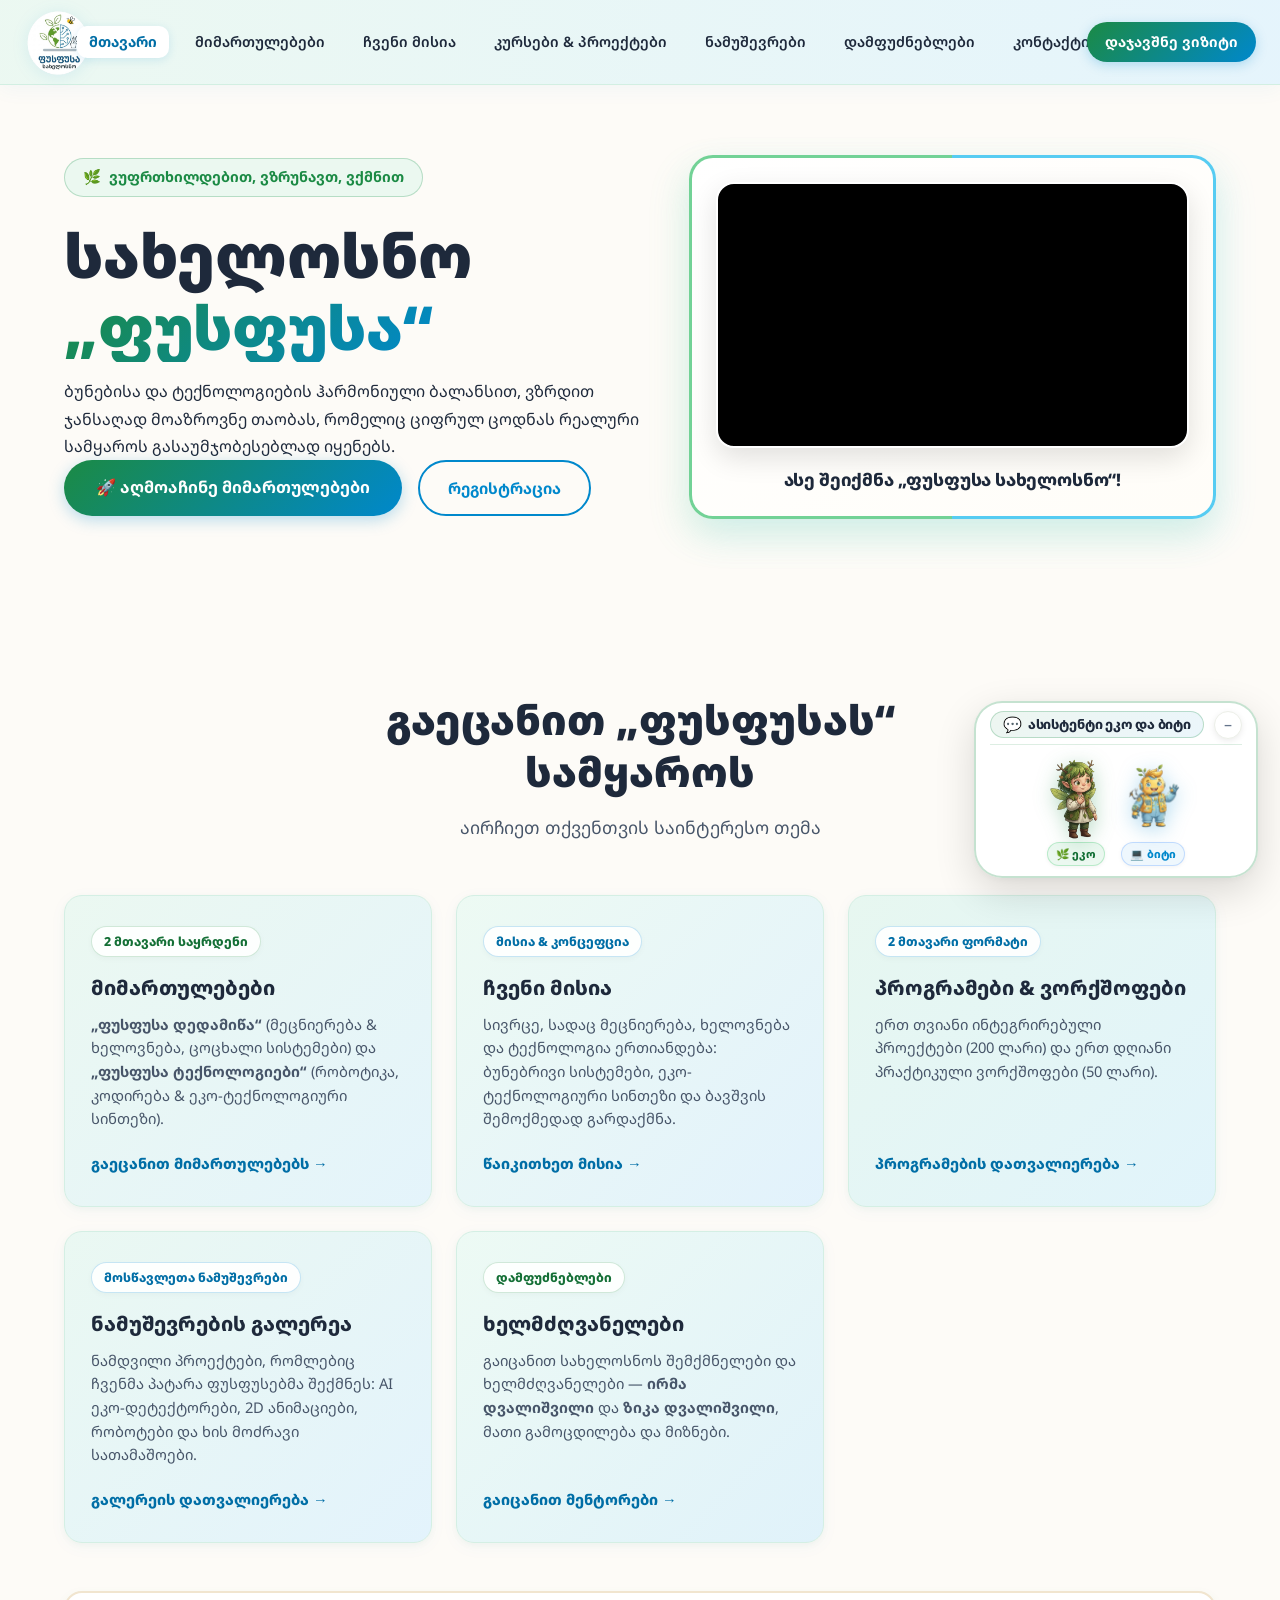
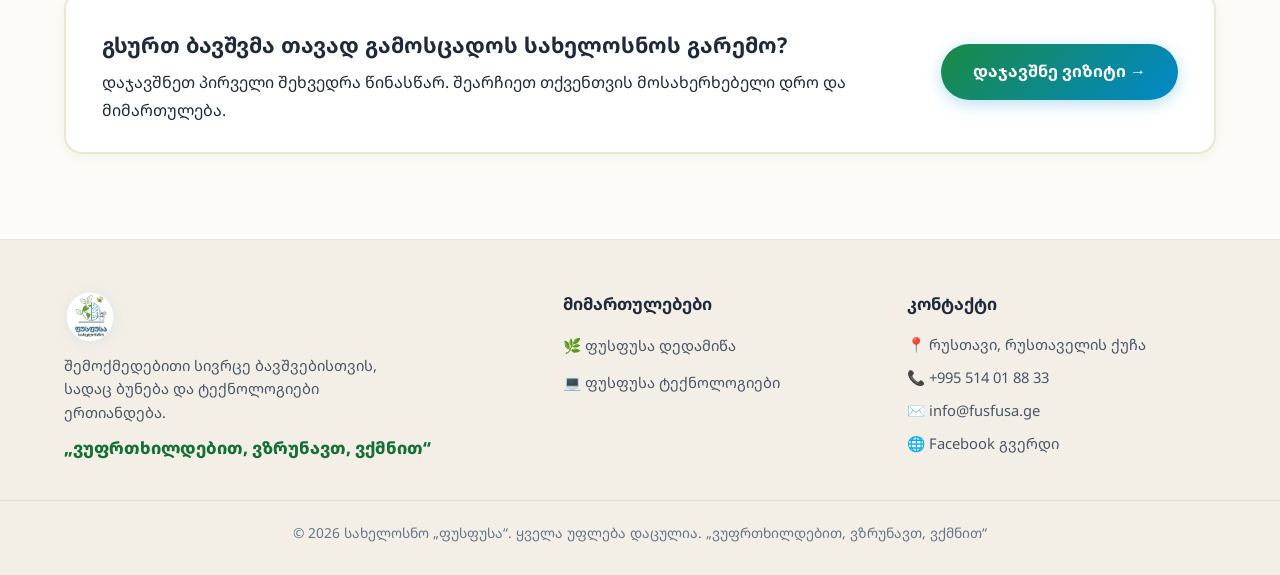
<file: index.html>
<!DOCTYPE html>
<html lang="ka">
<head>
  <meta charset="UTF-8">
  <meta name="viewport" content="width=device-width, initial-scale=1.0">
  <title>ფუსფუსა სახელოსნო | ბუნებისა და ტექნოლოგიების ჰარმონია</title>
  <meta name="description" content="სახელოსნო ფუსფუსა: ბუნებისა და ეთიკური ტექნოლოგიების შემოქმედებითი სივრცე ბავშვებისთვის. გუშინ მოთამაშე — დღეს შემოქმედი.">
  
  <link rel="stylesheet" href="styles.css">
  <link rel="icon" type="image/png" href="logo.png">
</head>
<body>

  <!-- =========================================================================
       HEADER & NAVIGATION
       ========================================================================= -->
  <header class="site-header" id="header">
    <div class="container header-inner">
      <a href="index.html" class="brand-link">
        <img src="logo.png" alt="ფუსფუსა სახელოსნო" class="site-logo-img">
      </a>

      <nav class="main-nav" id="nav-menu" aria-label="მთავარი ნავიგაცია">
        <ul>
          <li><a href="index.html" class="active">მთავარი</a></li>
          <li><a href="pillars.html">მიმართულებები</a></li>
          <li><a href="mission.html">ჩვენი მისია</a></li>
          <li><a href="courses.html">კურსები & პროექტები</a></li>
          <li><a href="showcase.html">ნამუშევრები</a></li>
          <li><a href="mentors.html">დამფუძნებლები</a></li>
          <li><a href="contact.html">კონტაქტი</a></li>
        </ul>
      </nav>

      <div class="header-actions">
        <a href="contact.html" class="nav-cta">დაჯავშნე ვიზიტი</a>
        <button class="nav-toggle-btn" id="nav-toggle" aria-label="მენიუს გადართვა" aria-expanded="false">☰</button>
      </div>
    </div>
  </header>

  <main>
    <!-- =========================================================================
         HERO SECTION
         ========================================================================= -->
    <section class="hero-section" id="hero">
      <div class="container hero-grid">
        <div class="hero-content">
          <div class="hero-badge">
            <span class="badge-icon">🌿</span>
            <span>ვუფრთხილდებით, ვზრუნავთ, ვქმნით</span>
          </div>

          <h1 class="hero-title">
            სახელოსნო <br>
            <span class="highlight-text">„ფუსფუსა“</span>
          </h1>


          <p class="hero-desc">
            ბუნებისა და ტექნოლოგიების ჰარმონიული ბალანსით, ვზრდით ჯანსაღად მოაზროვნე თაობას, რომელიც ციფრულ ცოდნას რეალური სამყაროს გასაუმჯობესებლად იყენებს.
          </p>

          <div class="hero-buttons">
            <a href="pillars.html" class="btn-primary">
              <span>🚀 აღმოაჩინე მიმართულებები</span>
            </a>
            <a href="contact.html" class="btn-outline">
              <span>რეგისტრაცია</span>
            </a>
          </div>
        </div>

        <div class="hero-visual">
          <div class="hero-visual-card">
            <div class="hero-video-wrapper">
              <iframe 
                src="https://www.youtube.com/embed/daY-pqNJ92Y?rel=0" 
                title="ასე შეიქმნა „ფუსფუსა სახელოსნო“!" 
                frameborder="0" 
                allow="accelerometer; autoplay; clipboard-write; encrypted-media; gyroscope; picture-in-picture; web-share" 
                referrerpolicy="strict-origin-when-cross-origin" 
                allowfullscreen>
              </iframe>
            </div>

            <h3 class="hero-card-title">ასე შეიქმნა „ფუსფუსა სახელოსნო“!</h3>
          </div>
        </div>
      </div>
    </section>

    <!-- =========================================================================
         EXPLORATION PORTAL (თემატური გვერდების არჩევანი)
         ========================================================================= -->
    <section class="section-padding bg-tint-sun" id="explore">
      <div class="container">
        <div class="section-head">
          <h2 class="section-title">გაეცანით „ფუსფუსას“ სამყაროს</h2>
          <p class="section-desc">
            აირჩიეთ თქვენთვის საინტერესო თემა
          </p>
        </div>

        <div class="portal-grid">
          
          <!-- Card 1: Pillars -->
          <a href="pillars.html" class="portal-card">
            <div>
              <span class="portal-card-tag tag-earth">2 მთავარი საყრდენი</span>
              <h3>მიმართულებები</h3>
              <p>
                <strong>„ფუსფუსა დედამიწა“</strong> (მეცნიერება & ხელოვნება, ცოცხალი სისტემები) და <strong>„ფუსფუსა ტექნოლოგიები“</strong> (რობოტიკა, კოდირება & ეკო-ტექნოლოგიური სინთეზი).
              </p>
            </div>
            <span class="portal-card-link">გაეცანით მიმართულებებს →</span>
          </a>

          <!-- Card 2: Mission -->
          <a href="mission.html" class="portal-card">
            <div>
              <span class="portal-card-tag tag-orange">მისია & კონცეფცია</span>
              <h3>ჩვენი მისია</h3>
              <p>
                სივრცე, სადაც მეცნიერება, ხელოვნება და ტექნოლოგია ერთიანდება: ბუნებრივი სისტემები, ეკო-ტექნოლოგიური სინთეზი და ბავშვის შემოქმედად გარდაქმნა.
              </p>
            </div>
            <span class="portal-card-link">წაიკითხეთ მისია →</span>
          </a>

          <!-- Card 3: Programs & Workshops -->
          <a href="courses.html" class="portal-card">
            <div>
              <span class="portal-card-tag tag-tech">2 მთავარი ფორმატი</span>
              <h3>პროგრამები & ვორქშოფები</h3>
              <p>
                ერთ თვიანი ინტეგრირებული პროექტები (200 ლარი) და ერთ დღიანი პრაქტიკული ვორქშოფები (50 ლარი).
              </p>
            </div>
            <span class="portal-card-link">პროგრამების დათვალიერება →</span>
          </a>
          <!-- Card 4: Showcase -->
          <a href="showcase.html" class="portal-card">
            <div>
              <span class="portal-card-tag tag-orange">მოსწავლეთა ნამუშევრები</span>
              <h3>ნამუშევრების გალერეა</h3>
              <p>
                ნამდვილი პროექტები, რომლებიც ჩვენმა პატარა ფუსფუსებმა შექმნეს: AI ეკო-დეტექტორები, 2D ანიმაციები, რობოტები და ხის მოძრავი სათამაშოები.
              </p>
            </div>
            <span class="portal-card-link">გალერეის დათვალიერება →</span>
          </a>

          <!-- Card 5: Mentors -->
          <a href="mentors.html" class="portal-card">
            <div>
              <span class="portal-card-tag tag-earth">დამფუძნებლები</span>
              <h3>ხელმძღვანელები</h3>
              <p>
                გაიცანით სახელოსნოს შემქმნელები და ხელმძღვანელები — <strong>ირმა დვალიშვილი</strong> და <strong>ზიკა დვალიშვილი</strong>, მათი გამოცდილება და მიზნები.
              </p>
            </div>
            <span class="portal-card-link">გაიცანით მენტორები →</span>
          </a>

        </div>

        <!-- Big Invitation Banner -->
        <div class="synergy-box" style="margin-top: 48px; background: #FFFFFF; border: 2px solid #F1E5CF;">
          <div class="synergy-text">
            <h3 style="font-size: 1.35rem; color: var(--text-dark); margin: 6px 0;">გსურთ ბავშვმა თავად გამოსცადოს სახელოსნოს გარემო?</h3>
            <p>
              დაჯავშნეთ პირველი შეხვედრა წინასწარ. შეარჩიეთ თქვენთვის მოსახერხებელი დრო და მიმართულება.
            </p>
          </div>
          <a href="contact.html" class="btn-primary" style="white-space: nowrap;">დაჯავშნე ვიზიტი →</a>
        </div>

      </div>
    </section>
  </main>
  <!-- =========================================================================
       FOOTER
       ========================================================================= -->
  <footer class="site-footer">
    <div class="container footer-inner">
      <div class="footer-brand">
        <img src="logo.png" alt="ფუსფუსა სახელოსნო" class="site-logo-img footer-logo-img">
        <p class="footer-desc">
          შემოქმედებითი სივრცე ბავშვებისთვის, სადაც ბუნება და ტექნოლოგიები ერთიანდება.
        </p>
        <p class="footer-slogan">„ვუფრთხილდებით, ვზრუნავთ, ვქმნით“</p>
      </div>

      <div class="footer-links-col">
        <h5>მიმართულებები</h5>
        <ul>
          <li><a href="pillars.html#earth-pillar">🌿 ფუსფუსა დედამიწა</a></li>
          <li><a href="pillars.html#tech-pillar">💻 ფუსფუსა ტექნოლოგიები</a></li>
        </ul>
      </div>

      <div class="footer-links-col">
        <h5>კონტაქტი</h5>
        <p>📍 <a href="https://maps.app.goo.gl/sRnCucsniBFkQdWZ7" target="_blank" rel="noopener noreferrer">რუსთავი, რუსთაველის ქუჩა</a></p>
        <p>📞 <a href="tel:+995514018833">+995 514 01 88 33</a></p>
        <p>✉️ <a href="mailto:info@fusfusa.ge">info@fusfusa.ge</a></p>
        <p>🌐 <a href="https://www.facebook.com/profile.php?id=61589642798492" target="_blank" rel="noopener noreferrer">Facebook გვერდი</a></p>
      </div>
    </div>

    <div class="footer-bottom">
      <p>© 2026 სახელოსნო „ფუსფუსა“. ყველა უფლება დაცულია. „ვუფრთხილდებით, ვზრუნავთ, ვქმნით“</p>
    </div>
  </footer>

  <script src="app.js"></script>
</body>
</html>
</file>
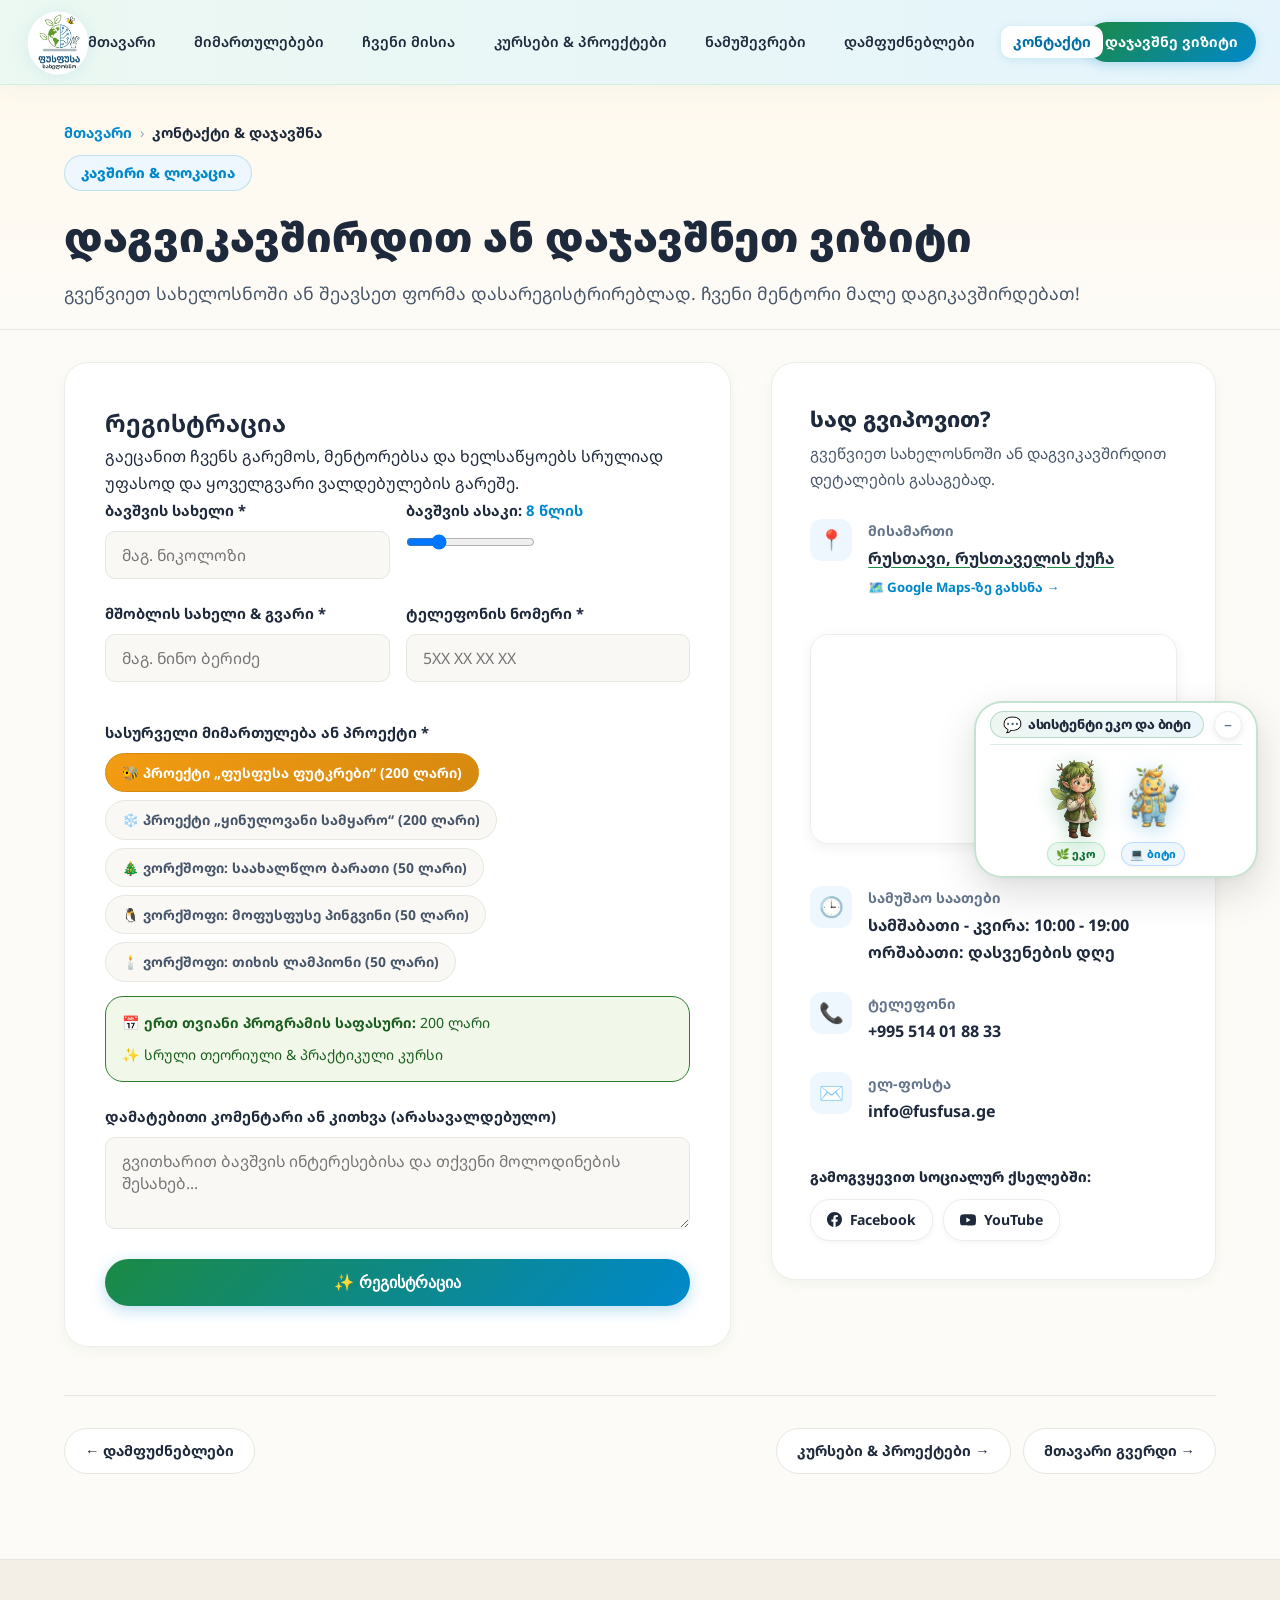
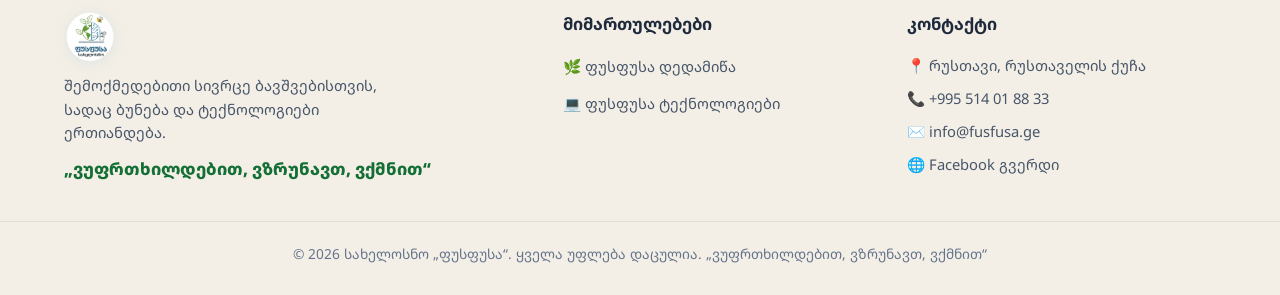
<file: booking.html>
﻿<!DOCTYPE html>
<html lang="ka">
<head>
  <meta charset="UTF-8">
  <meta http-equiv="refresh" content="0; url=contact.html">
  <title>დაჯავშნე ვიზიტი | სახელოსნო „ფუსფუსა“</title>
  <script>window.location.replace("contact.html");</script>
</head>
<body>
  <p>გადამისამართება დაჯავშნის გვერდზე... <a href="contact.html">დააწკაპეთ აქ</a></p>
</body>
</html>
</file>
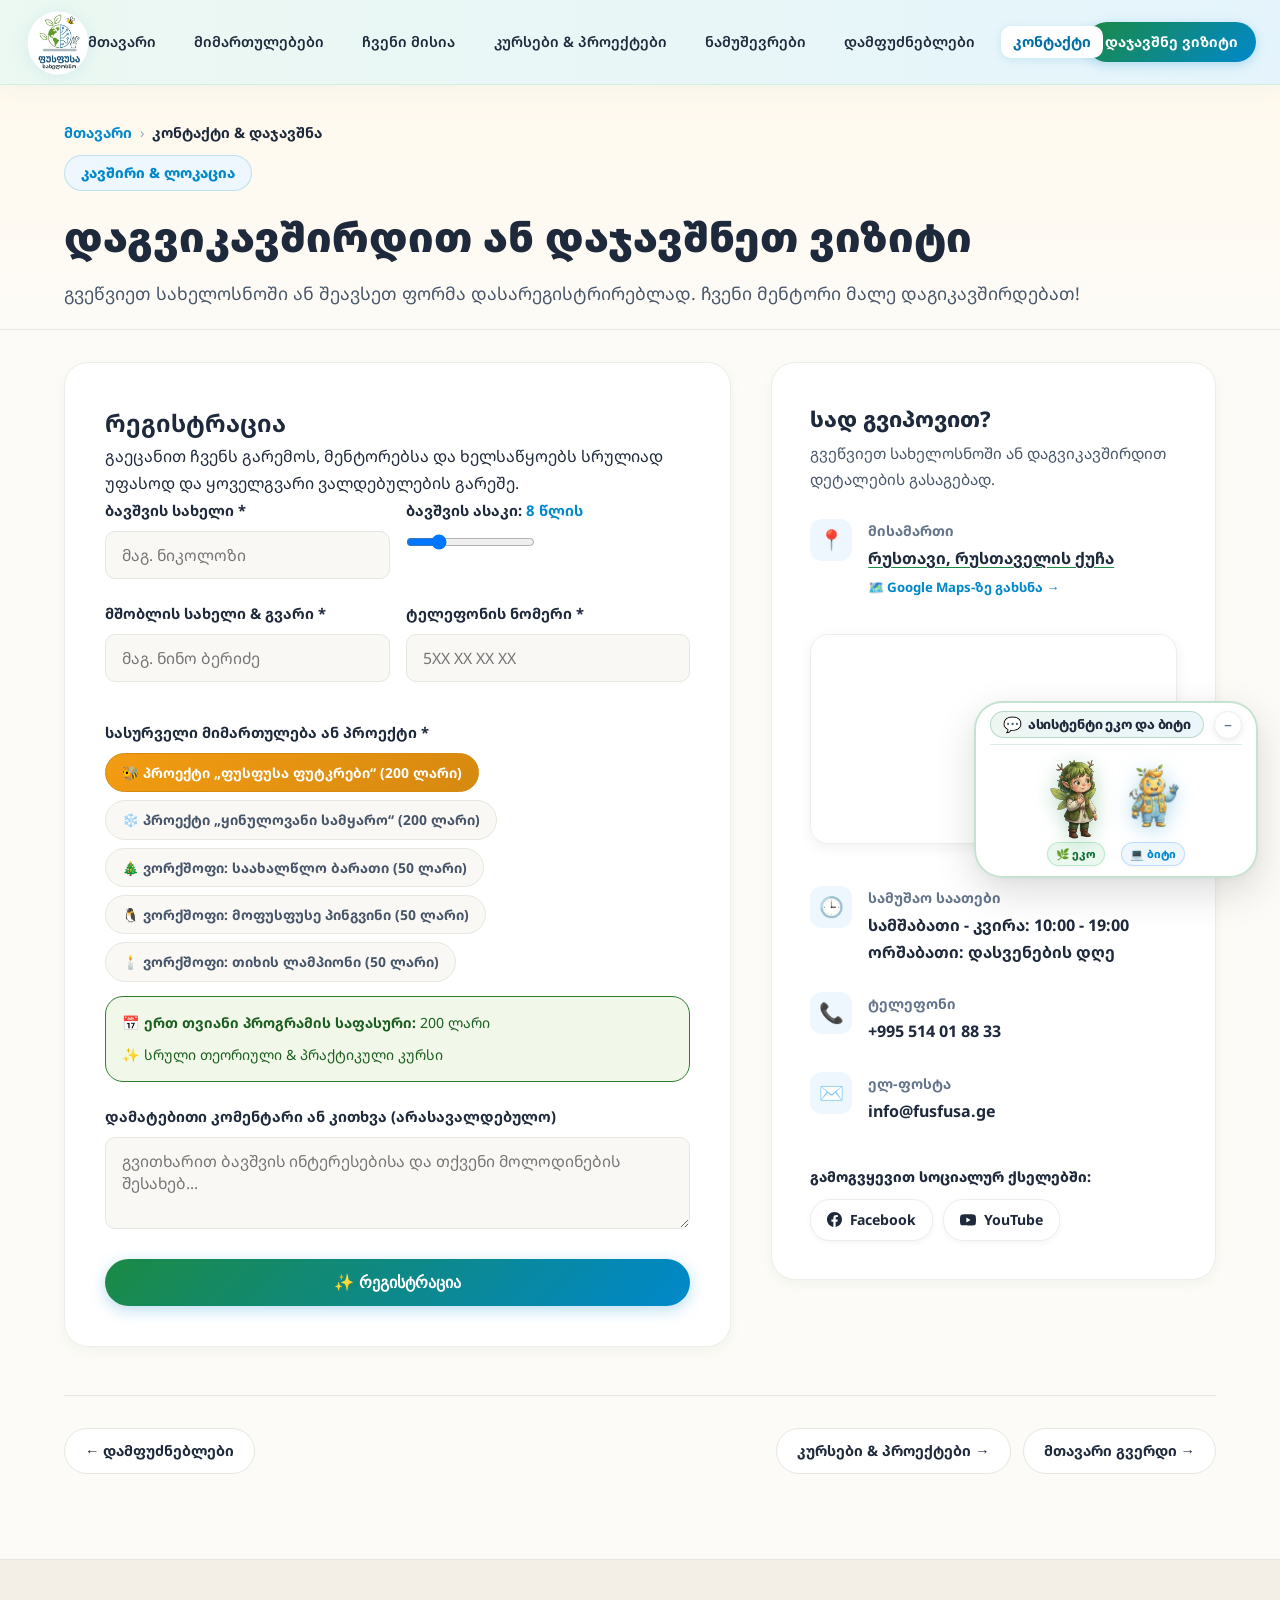
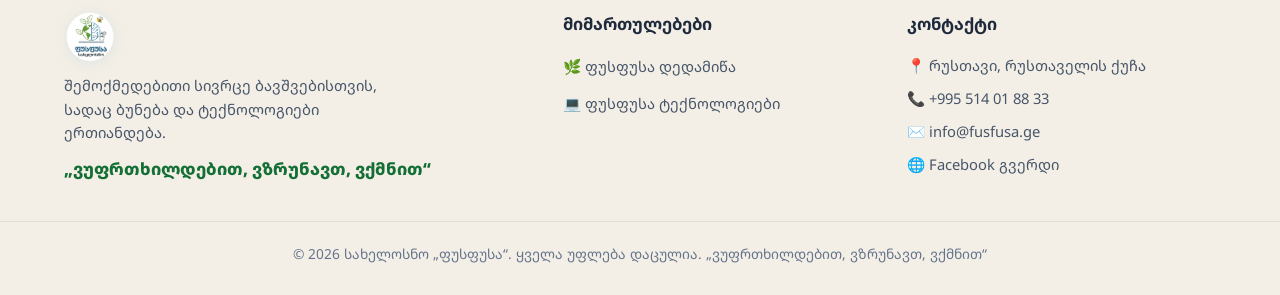
<file: contact.html>
<!DOCTYPE html>
<html lang="ka">
<head>
  <meta charset="UTF-8">
  <meta name="viewport" content="width=device-width, initial-scale=1.0">
  <title>კონტაქტი & დაჯავშნა | სახელოსნო „ფუსფუსა“</title>
  <meta name="description" content="დარეგისტრირდით სახელოსნო ფუსფუსაში: რუსთავი, რუსთაველის ქუჩა. ტელეფონი: +995 514 01 88 33.">
  
  <link rel="stylesheet" href="styles.css?v=2.4">
  <link rel="icon" type="image/png" href="logo.png">
</head>
<body>

  <!-- =========================================================================
       HEADER & NAVIGATION
       ========================================================================= -->
  <header class="site-header" id="header">
    <div class="container header-inner">
      <a href="index.html" class="brand-link">
        <img src="logo.png" alt="ფუსფუსა სახელოსნო" class="site-logo-img">
      </a>

      <nav class="main-nav" id="nav-menu" aria-label="მთავარი ნავიგაცია">
        <ul>
          <li><a href="index.html">მთავარი</a></li>
          <li><a href="pillars.html">მიმართულებები</a></li>
          <li><a href="mission.html">ჩვენი მისია</a></li>
          <li><a href="courses.html">კურსები & პროექტები</a></li>
          <li><a href="showcase.html">ნამუშევრები</a></li>
          <li><a href="mentors.html">დამფუძნებლები</a></li>
          <li><a href="contact.html" class="active">კონტაქტი</a></li>
        </ul>
      </nav>

      <div class="header-actions">
        <a href="#booking" class="nav-cta">დაჯავშნე ვიზიტი</a>
        <button class="nav-toggle-btn" id="nav-toggle" aria-label="მენიუს გადართვა" aria-expanded="false">☰</button>
      </div>
    </div>
  </header>

  <main>
    <!-- Page Header Banner & Breadcrumbs -->
    <div class="page-header-banner">
      <div class="container">
        <nav class="breadcrumb-nav" aria-label="Breadcrumb">
          <a href="index.html">მთავარი</a>
          <span class="sep">›</span>
          <span class="current">კონტაქტი & დაჯავშნა</span>
        </nav>
        <span class="section-badge">კავშირი & ლოკაცია</span>
        <h1 class="section-title" style="margin-top: 8px;">დაგვიკავშირდით ან დაჯავშნეთ ვიზიტი</h1>
        <p class="section-desc">
          გვეწვიეთ სახელოსნოში ან შეავსეთ ფორმა დასარეგისტრირებლად. ჩვენი მენტორი მალე დაგიკავშირდებათ!
        </p>
      </div>
    </div>

    <!-- Booking & Contact Section -->
    <section class="section-padding" style="padding-top: 0;" id="booking">
      <div class="container">
        <div class="booking-contact-grid">
          
          <!-- Booking Form Card -->
          <div class="booking-card">
            <h2 class="form-title" id="form-main-title">რეგისტრაცია</h2>
            <p class="form-desc" id="form-main-desc">
              გაეცანით ჩვენს გარემოს, მენტორებსა და ხელსაწყოებს სრულიად უფასოდ და ყოველგვარი ვალდებულების გარეშე.
            </p>

            <form id="booking-form">
              <div class="form-row">
                <div class="form-group">
                  <label for="child-name" class="form-label" id="child-name-label">ბავშვის სახელი *</label>
                  <input type="text" id="child-name" class="form-input" placeholder="მაგ. ნიკოლოზი" required>
                </div>

                <div class="form-group" id="age-group-wrap">
                  <label class="form-label" id="age-label">ბავშვის ასაკი: <strong id="age-val" style="color: var(--color-orange);">8 წლის</strong></label>
                  <input type="range" id="child-age" class="form-range" min="6" max="15" value="8" step="1">
                </div>
              </div>

              <div class="form-row">
                <div class="form-group">
                  <label for="parent-name" class="form-label" id="parent-name-label">მშობლის სახელი & გვარი *</label>
                  <input type="text" id="parent-name" class="form-input" placeholder="მაგ. ნინო ბერიძე" required>
                </div>

                <div class="form-group">
                  <label for="parent-phone" class="form-label">ტელეფონის ნომერი *</label>
                  <input type="tel" id="parent-phone" class="form-input" placeholder="5XX XX XX XX" required>
                </div>
              </div>

              <!-- Direction choice -->
              <div class="form-group" style="margin-top: 16px;">
                <label class="form-label">სასურველი მიმართულება ან პროექტი *</label>
                <div class="dir-pills-wrap">
                  <!-- დროებით ამოღებულია: <div class="dir-pill" data-value="robotics-club" id="pill-robotics">🤖 რობოტიკისა & კოდირების წრე (120 ლარი)</div> -->
                  <div class="dir-pill active" data-value="bees-project" id="pill-bees">🐝 პროექტი „ფუსფუსა ფუტკრები“ (200 ლარი)</div>
                  <div class="dir-pill" data-value="ice-world-project" id="pill-ice-world">❄️ პროექტი „ყინულოვანი სამყარო“ (200 ლარი)</div>
                  <div class="dir-pill" data-value="workshop-card" id="pill-workshop-card">🎄 ვორქშოფი: საახალწლო ბარათი (50 ლარი)</div>
                  <div class="dir-pill" data-value="workshop-penguin" id="pill-workshop-penguin">🐧 ვორქშოფი: მოფუსფუსე პინგვინი (50 ლარი)</div>
                  <div class="dir-pill" data-value="workshop-clay-lamp" id="pill-workshop-clay">🕯️ ვორქშოფი: თიხის ლამპიონი (50 ლარი)</div>
                </div>
                <input type="hidden" id="chosen-direction" value="bees-project">

                <!-- დროებით ამოღებულია: Robotics Club Info Panel
                <div id="robotics-subpanel" class="workshop-subpanel" style="display: none; border-color: var(--color-blue); background: #F0F7FF;">
                  <div style="font-size: 0.88rem; color: var(--color-blue-dark); display: flex; align-items: center; justify-content: space-between; flex-wrap: wrap; gap: 8px;">
                    <span>🤖 <strong>რობოტიკის წრის საფასური:</strong> 120 ლარი / თვეში</span>
                    <span>💻 კვირაში 2 შეხვედრა • Micro:bit & Arduino</span>
                  </div>
                </div>
                -->

                <!-- 1-Month Project Info Panel -->
                <div id="month-project-subpanel" class="workshop-subpanel" style="border-color: #2E7D32; background: #F1F8E9;">
                  <div style="font-size: 0.88rem; color: #1B5E20; display: flex; align-items: center; justify-content: space-between; flex-wrap: wrap; gap: 8px;">
                    <span>📅 <strong>ერთ თვიანი პროგრამის საფასური:</strong> 200 ლარი</span>
                    <span>✨ სრული თეორიული & პრაქტიკული კურსი</span>
                  </div>
                </div>

                <!-- Workshop-Only Group Choice: Appears ONLY when a 1-day workshop is selected -->
                <div id="workshop-subpanel" class="workshop-subpanel" style="display: none;">
                  <div class="workshop-pricing-banner" style="background: rgba(46, 125, 50, 0.08); border: 1px solid rgba(46, 125, 50, 0.25); border-radius: 10px; padding: 10px 14px; margin-bottom: 12px; font-size: 0.88rem; color: #1B5E20; display: flex; align-items: center; justify-content: space-between; flex-wrap: wrap; gap: 8px;">
                    <span>⚡ <strong>ვორქშოფის საფასური:</strong> 50 ლარი (1 ბავშვი)</span>
                    <span>👥 <strong>მაქსიმალური რაოდენობა:</strong> 15 ბავშვი</span>
                  </div>
                  <div class="workshop-mode-pills">
                    <button type="button" class="workshop-mode-pill active" id="mode-single-btn" data-mode="single">
                      👤 ერთი ბავშვის რეგისტრაცია
                    </button>
                    <button type="button" class="workshop-mode-pill" id="mode-group-btn" data-mode="group">
                      👥 დაარეგისტრირეთ ჯგუფი (მაქს. 15)
                    </button>
                  </div>
                  <input type="hidden" id="workshop-mode" value="single">

                  <div id="workshop-group-count-wrap" class="workshop-group-count-wrap" style="display: none;">
                    <label for="group-count" class="form-label" style="margin-bottom: 0;">რამდენი ბავშვი იქნება ჯგუფში? (მაქსიმუმ 15) *</label>
                    <div class="group-stepper-wrap">
                      <button type="button" class="stepper-btn" id="stepper-minus" aria-label="შემცირება">−</button>
                      <input type="number" id="group-count" class="stepper-input" min="2" max="15" value="10">
                      <button type="button" class="stepper-btn" id="stepper-plus" aria-label="გაზრდა">+</button>
                      <span class="stepper-unit">ბავშვი</span>
                    </div>
                  </div>
                </div>
              </div>

              <div class="form-group">
                <label for="notes" class="form-label">დამატებითი კომენტარი ან კითხვა (არასავალდებულო)</label>
                <textarea id="notes" class="form-textarea" rows="3" placeholder="გვითხარით ბავშვის ინტერესებისა და თქვენი მოლოდინების შესახებ..."></textarea>
              </div>

              <button type="submit" class="btn-primary" id="booking-submit-btn" style="width: 100%; justify-content: center;">
                <span id="submit-btn-text">✨ რეგისტრაცია</span>
              </button>
            </form>
          </div>

          <!-- Contact & Location Card -->
          <div class="contact-card">
            <div>
              <h3 class="contact-title">სად გვიპოვით?</h3>
              <p style="color: var(--text-body); font-size: 0.95rem;">გვეწვიეთ სახელოსნოში ან დაგვიკავშირდით დეტალების გასაგებად.</p>
            </div>

            <div class="contact-row">
              <div class="contact-row-icon">📍</div>
              <div class="contact-row-info">
                <h5>მისამართი</h5>
                <p>
                  <a href="https://maps.app.goo.gl/sRnCucsniBFkQdWZ7" target="_blank" rel="noopener noreferrer" style="color: inherit; text-decoration: underline; text-decoration-color: var(--color-green); text-underline-offset: 3px;">
                    რუსთავი, რუსთაველის ქუჩა
                  </a>
                </p>
                <a href="https://maps.app.goo.gl/sRnCucsniBFkQdWZ7" target="_blank" rel="noopener noreferrer" style="display: inline-flex; align-items: center; gap: 4px; font-size: 0.82rem; font-weight: 700; color: var(--color-blue); margin-top: 4px; text-decoration: none;">
                  🗺️ Google Maps-ზე გახსნა →
                </a>
              </div>
            </div>

            <!-- Google Maps Interactive Embed -->
            <div class="contact-map-container" style="margin: 8px 0 16px 0; border-radius: var(--radius-md); overflow: hidden; border: 1px solid var(--border-card); box-shadow: 0 4px 14px rgba(0,0,0,0.06); height: 210px;">
              <iframe
                title="სახელოსნო ფუსფუსას ლოკაცია"
                src="https://maps.google.com/maps?q=41.552370,45.016346&amp;hl=ka&amp;z=16&amp;output=embed"
                width="100%"
                height="100%"
                style="border:0;"
                allowfullscreen=""
                loading="lazy"
                referrerpolicy="no-referrer-when-downgrade">
              </iframe>
            </div>

            <div class="contact-row">
              <div class="contact-row-icon">🕒</div>
              <div class="contact-row-info">
                <h5>სამუშაო საათები</h5>
                <p>სამშაბათი - კვირა: 10:00 - 19:00<br>ორშაბათი: დასვენების დღე</p>
              </div>
            </div>

            <div class="contact-row">
              <div class="contact-row-icon">📞</div>
              <div class="contact-row-info">
                <h5>ტელეფონი</h5>
                <p><a href="tel:+995514018833" style="color: inherit; text-decoration: none;">+995 514 01 88 33</a></p>
              </div>
            </div>

            <div class="contact-row">
              <div class="contact-row-icon">✉️</div>
              <div class="contact-row-info">
                <h5>ელ-ფოსტა</h5>
                <p><a href="mailto:info@fusfusa.ge" style="color: inherit; text-decoration: none;">info@fusfusa.ge</a></p>
              </div>
            </div>

            <div style="margin-top: 14px;">
              <h5 style="font-size: 0.88rem; font-weight: 800; color: var(--text-dark); margin-bottom: 10px;">გამოგვყევით სოციალურ ქსელებში:</h5>
              <div class="social-links-row">
                <a href="https://www.facebook.com/profile.php?id=61589642798492" target="_blank" rel="noopener noreferrer" class="social-link-btn fb-btn" aria-label="Facebook">
                  <svg width="15" height="15" viewBox="0 0 24 24" fill="currentColor"><path d="M24 12.073c0-6.627-5.373-12-12-12s-12 5.373-12 12c0 5.99 4.388 10.954 10.125 11.854v-8.385H7.078v-3.47h3.047V9.43c0-3.007 1.792-4.669 4.533-4.669 1.312 0 2.686.235 2.686.235v2.953H15.83c-1.491 0-1.956.925-1.956 1.874v2.25h3.328l-.532 3.47h-2.796v8.385C19.612 23.027 24 18.062 24 12.073z"/></svg>
                  Facebook
                </a>
                <a href="https://www.youtube.com/@fusfusa" target="_blank" rel="noopener noreferrer" class="social-link-btn yt-btn" aria-label="YouTube">
                  <svg width="16" height="16" viewBox="0 0 24 24" fill="currentColor"><path d="M23.498 6.186a3.016 3.016 0 0 0-2.122-2.136C19.505 3.545 12 3.545 12 3.545s-7.505 0-9.377.505A3.017 3.017 0 0 0 .502 6.186C0 8.07 0 12 0 12s0 3.93.502 5.814a3.016 3.016 0 0 0 2.122 2.136c1.871.505 9.376.505 9.376.505s7.505 0 9.377-.505a3.015 3.015 0 0 0 2.122-2.136C24 15.93 24 12 24 12s0-3.93-.502-5.814zM9.545 15.568V8.432L15.818 12l-6.273 3.568z"/></svg>
                  YouTube
                </a>
              </div>
            </div>
          </div>

        </div>

        <!-- Page Navigation Footer -->
        <div class="page-nav-footer">
          <a href="mentors.html" class="page-nav-link">← დამფუძნებლები</a>
          <div style="display: flex; gap: 12px; flex-wrap: wrap;">
            <a href="courses.html" class="page-nav-link">კურსები & პროექტები →</a>
            <a href="index.html" class="page-nav-link">მთავარი გვერდი →</a>
          </div>
        </div>

      </div>
    </section>
  </main>

  <!-- Booking Success Confirmation Modal -->
  <div class="modal-backdrop" id="booking-success-modal" role="dialog" aria-modal="true">
    <div class="modal-window" style="text-align: center; padding: 48px 32px;">
      <div style="font-size: 3.5rem; margin-bottom: 16px;">🎉🌿</div>
      <h3 style="font-size: 1.6rem; color: var(--text-dark); margin-bottom: 12px;">განაცხადი წარმატებით მიღებულია!</h3>
      <p style="color: var(--text-body); font-size: 1.05rem; line-height: 1.7; margin-bottom: 24px;">
        გმადლობთ დაინტერესებისთვის. ჩვენი მენტორი მალე დაგიკავშირდებათ მითითებულ ნომერზე, რათა შევათანხმოთ <strong id="confirmed-child-name" style="color: var(--color-orange);"></strong>-ს პირველი უფასო ვიზიტის მოსახერხებელი დრო.
      </p>
      <button class="btn-primary" id="success-close-btn" style="padding: 12px 32px; margin: 0 auto;">
        კეთილი, ველოდები!
      </button>
    </div>
  </div>
  <!-- =========================================================================
       FOOTER
       ========================================================================= -->
  <footer class="site-footer">
    <div class="container footer-inner">
      <div class="footer-brand">
        <img src="logo.png" alt="ფუსფუსა სახელოსნო" class="site-logo-img footer-logo-img">
        <p class="footer-desc">
          შემოქმედებითი სივრცე ბავშვებისთვის, სადაც ბუნება და ტექნოლოგიები ერთიანდება.
        </p>
        <p class="footer-slogan">„ვუფრთხილდებით, ვზრუნავთ, ვქმნით“</p>
      </div>

      <div class="footer-links-col">
        <h5>მიმართულებები</h5>
        <ul>
          <li><a href="pillars.html#earth-pillar">🌿 ფუსფუსა დედამიწა</a></li>
          <li><a href="pillars.html#tech-pillar">💻 ფუსფუსა ტექნოლოგიები</a></li>
        </ul>
      </div>

      <div class="footer-links-col">
        <h5>კონტაქტი</h5>
        <p>📍 <a href="https://maps.app.goo.gl/sRnCucsniBFkQdWZ7" target="_blank" rel="noopener noreferrer">რუსთავი, რუსთაველის ქუჩა</a></p>
        <p>📞 <a href="tel:+995514018833">+995 514 01 88 33</a></p>
        <p>✉️ <a href="mailto:info@fusfusa.ge">info@fusfusa.ge</a></p>
        <p>🌐 <a href="https://www.facebook.com/profile.php?id=61589642798492" target="_blank" rel="noopener noreferrer">Facebook გვერდი</a></p>
      </div>
    </div>

    <div class="footer-bottom">
      <p>© 2026 სახელოსნო „ფუსფუსა“. ყველა უფლება დაცულია. „ვუფრთხილდებით, ვზრუნავთ, ვქმნით“</p>
    </div>
  </footer>

  <script src="app.js"></script>
</body>
</html>
</file>
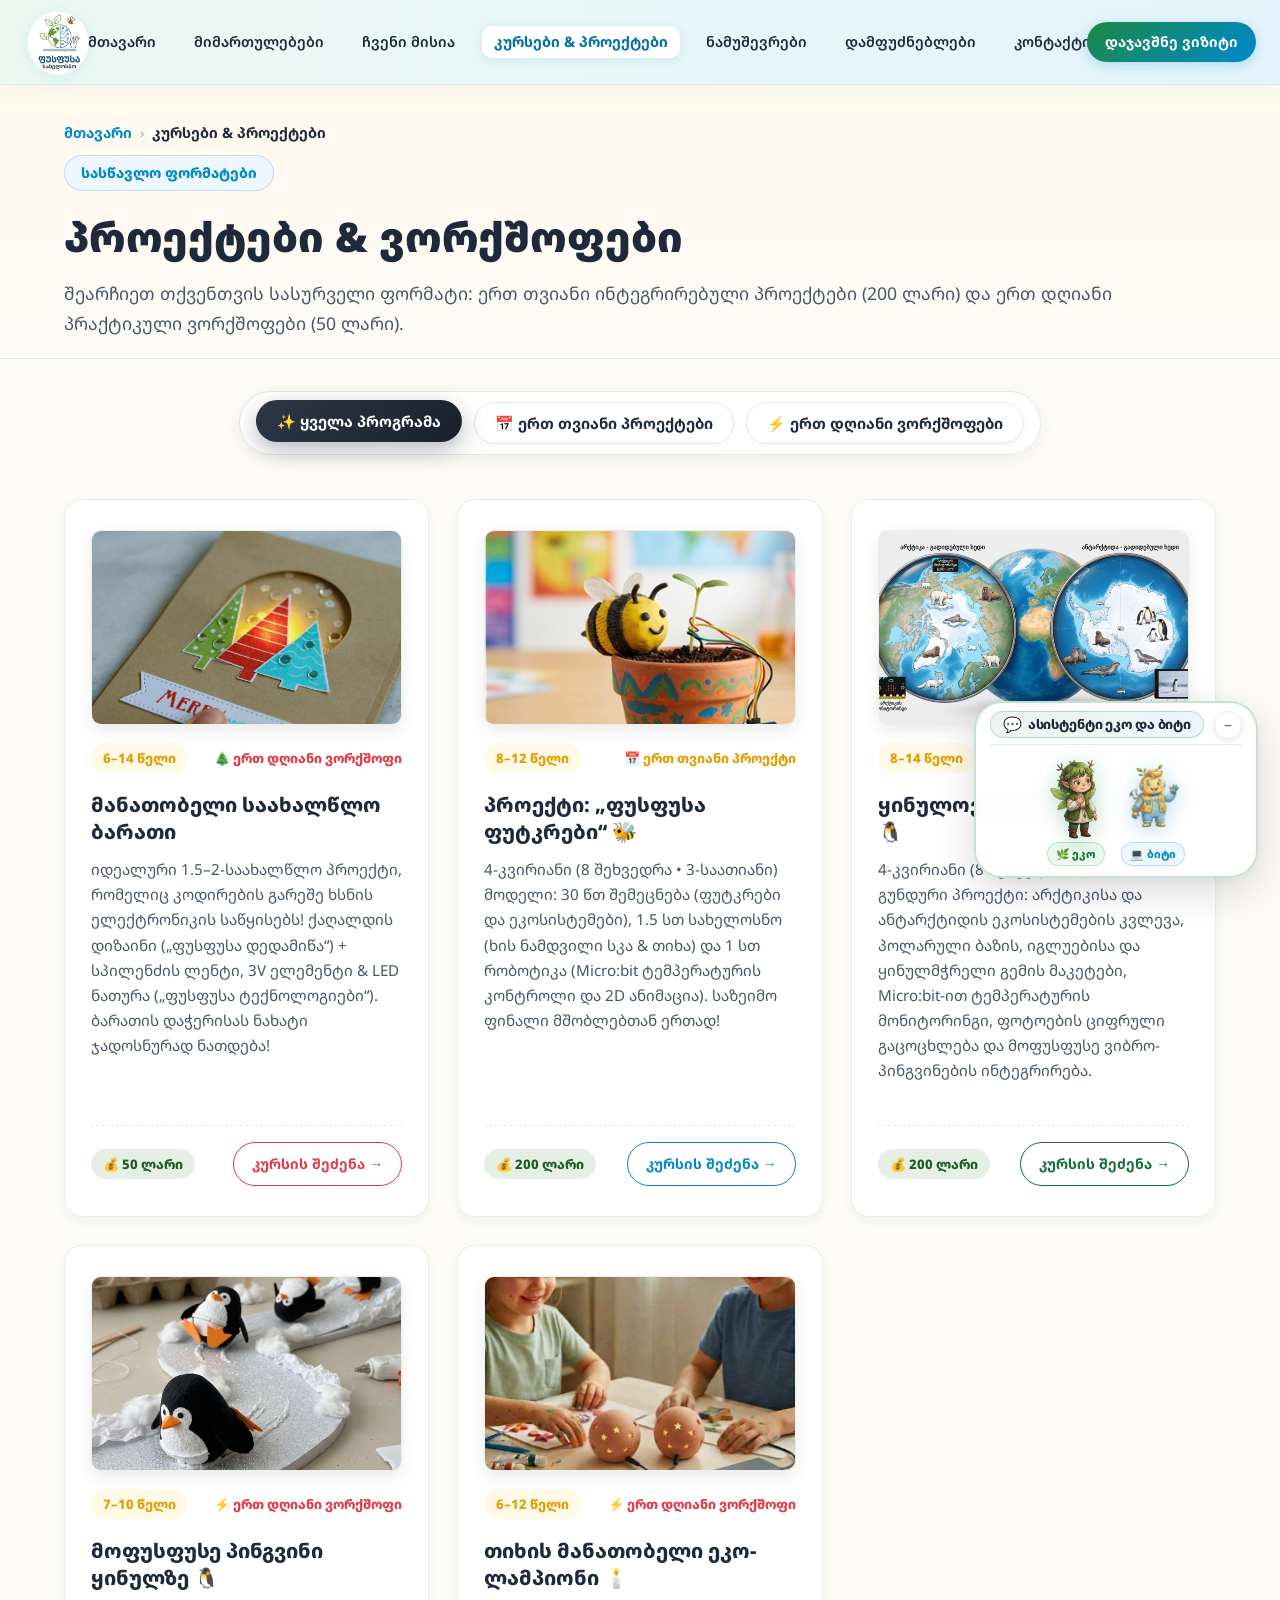
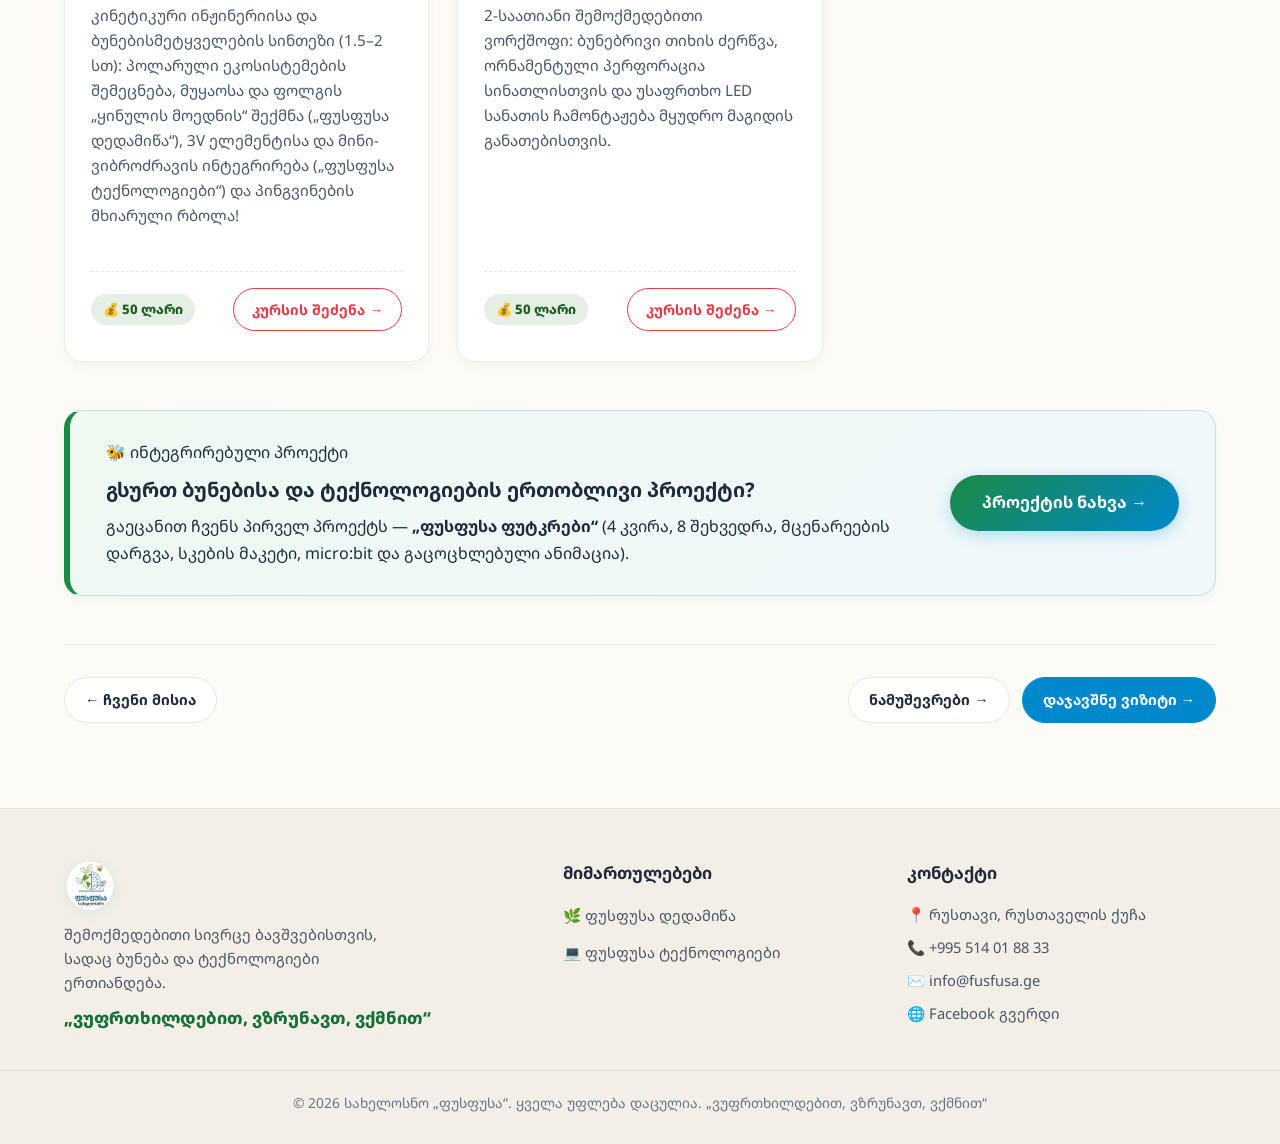
<file: courses.html>
<!DOCTYPE html>
<html lang="ka">
<head>
  <meta charset="UTF-8">
  <meta name="viewport" content="width=device-width, initial-scale=1.0">
  <title>კურსები & პროექტები | სახელოსნო „ფუსფუსა“</title>
  <meta name="description" content="სახელოსნო ფუსფუსას სასწავლო პროგრამები: ერთ თვიანი ინტეგრირებული პროექტები და ერთ დღიანი ვორქშოფები.">
  
  <link rel="stylesheet" href="styles.css?v=2.3">
  <link rel="icon" type="image/png" href="logo.png">
</head>
<body>

  <!-- =========================================================================
       HEADER & NAVIGATION
       ========================================================================= -->
  <header class="site-header" id="header">
    <div class="container header-inner">
      <a href="index.html" class="brand-link">
        <img src="logo.png" alt="ფუსფუსა სახელოსნო" class="site-logo-img">
      </a>

      <nav class="main-nav" id="nav-menu" aria-label="მთავარი ნავიგაცია">
        <ul>
          <li><a href="index.html">მთავარი</a></li>
          <li><a href="pillars.html">მიმართულებები</a></li>
          <li><a href="mission.html">ჩვენი მისია</a></li>
          <li><a href="courses.html" class="active">კურსები & პროექტები</a></li>
          <li><a href="showcase.html">ნამუშევრები</a></li>
          <li><a href="mentors.html">დამფუძნებლები</a></li>
          <li><a href="contact.html">კონტაქტი</a></li>
        </ul>
      </nav>

      <div class="header-actions">
        <a href="contact.html" class="nav-cta">დაჯავშნე ვიზიტი</a>
        <button class="nav-toggle-btn" id="nav-toggle" aria-label="მენიუს გადართვა" aria-expanded="false">☰</button>
      </div>
    </div>
  </header>

  <main>
    <!-- Page Header Banner & Breadcrumbs -->
    <div class="page-header-banner">
      <div class="container">
        <nav class="breadcrumb-nav" aria-label="Breadcrumb">
          <a href="index.html">მთავარი</a>
          <span class="sep">›</span>
          <span class="current">კურსები & პროექტები</span>
        </nav>
        <span class="section-badge">სასწავლო ფორმატები</span>
        <h1 class="section-title" style="margin-top: 8px;">პროექტები & ვორქშოფები</h1>
        <p class="section-desc">
          შეარჩიეთ თქვენთვის სასურველი ფორმატი: ერთ თვიანი ინტეგრირებული პროექტები (200 ლარი) და ერთ დღიანი პრაქტიკული ვორქშოფები (50 ლარი).
        </p>
      </div>
    </div>

    <!-- Courses & Curriculum Section -->
    <section class="section-padding" style="padding-top: 0;" id="curriculum">
      <div class="container">
        <!-- Interactive Format & Category Filters -->
        <div class="courses-filters" role="tablist" aria-label="პროგრამების ფილტრაცია">
          <button class="filter-btn active" data-filter="all">✨ ყველა პროგრამა</button>
          <button class="filter-btn" data-filter="month-project">📅 ერთ თვიანი პროექტები</button>
          <button class="filter-btn" data-filter="workshop">⚡ ერთ დღიანი ვორქშოფები</button>
          <!-- დროებით ამოღებულია: <button class="filter-btn" data-filter="robotics-club">🤖 რობოტიკის წრე</button> -->
        </div>

        <div class="courses-grid" id="courses-container">
          <!-- 1. მთავარი ერთ დღიანი ვორქშოფი: მანათობელი საახალწლო ბარათი -->
          <div class="course-card" data-format="workshop" data-category="earth tech" data-ages="age-6-8 age-9-12 age-13-15">
            <div>
              <div class="course-card-image-wrap">
                <img src="საახალწლო ბარათი.jpg" alt="მანათობელი საახალწლო ბარათი" class="course-card-img" loading="lazy">
              </div>
              <div class="course-meta">
                <span class="badge-age">6–14 წელი</span>
                <span class="badge-track" style="color: #E63946; font-weight: 800;">🎄 ერთ დღიანი ვორქშოფი</span>
              </div>
              <h3 class="course-title">მანათობელი საახალწლო ბარათი</h3>
              <p class="course-summary">
                იდეალური 1.5–2-საახალწლო პროექტი, რომელიც კოდირების გარეშე ხსნის ელექტრონიკის საწყისებს! ქაღალდის დიზაინი („ფუსფუსა დედამიწა“) + სპილენძის ლენტი, 3V ელემენტი & LED ნათურა („ფუსფუსა ტექნოლოგიები“). ბარათის დაჭერისას ნახატი ჯადოსნურად ნათდება!
              </p>
            </div>
            <div class="course-card-footer">
              <span class="badge-price">💰 50 ლარი</span>
              <a href="contact.html?course=workshop-card" class="open-details-btn" style="border-color: #E63946; color: #E63946;">კურსის შეძენა →</a>
            </div>
          </div>

          <!-- 2. მთავარი ერთ თვიანი ინტეგრირებული პროექტი: ფუსფუსა ფუტკრები -->
          <div class="course-card" data-format="month-project" data-category="earth tech" data-ages="age-6-8 age-9-12">
            <div>
              <div class="course-card-image-wrap">
                <img src="ფუტკარი.jpg" alt="პროექტი: ფუსფუსა ფუტკრები" class="course-card-img" loading="lazy">
              </div>
              <div class="course-meta">
                <span class="badge-age">8–12 წელი</span>
                <span class="badge-track" style="color: var(--color-sun-dark); font-weight: 800;">📅 ერთ თვიანი პროექტი</span>
              </div>
              <h3 class="course-title">პროექტი: „ფუსფუსა ფუტკრები“ 🐝</h3>
              <p class="course-summary">
                4-კვირიანი (8 შეხვედრა • 3-საათიანი) მოდელი: 30 წთ შემეცნება (ფუტკრები და ეკოსისტემები), 1.5 სთ სახელოსნო (ხის ნამდვილი სკა & თიხა) და 1 სთ რობოტიკა (Micro:bit ტემპერატურის კონტროლი და 2D ანიმაცია). საზეიმო ფინალი მშობლებთან ერთად!
              </p>
            </div>
            <div class="course-card-footer">
              <span class="badge-price">💰 200 ლარი</span>
              <a href="contact.html?course=bees-project" class="open-details-btn">კურსის შეძენა →</a>
            </div>
          </div>

          <!-- დროებით ამოღებულია: რობოტიკის წრე
          <div class="course-card" data-format="robotics-club" data-category="tech" data-ages="age-9-12 age-13-15">
            <div>
              <div class="course-card-image-wrap">
                <img src="code time.png" alt="რობოტიკისა და კოდირების წრე" class="course-card-img" style="object-position: center 55%;" loading="lazy">
              </div>
              <div class="course-meta">
                <span class="badge-age">8–11 / 12–15 წელი</span>
                <span class="badge-track" style="color: var(--color-blue); font-weight: 800;">🤖 რობოტიკისა & პროგრამირების წრე</span>
              </div>
              <h3 class="course-title">რობოტიკისა და კოდირების წრე</h3>
              <p class="course-summary">
                სრული გზა ვიზუალური პროგრამირებიდან (Code.org, CodeMonkey, Scratch, MakeCode) ტექსტურ კოდირებამდე (Python-ის საწყისები) და რეალურ მიკროკონტროლერებამდე (Micro:bit & Arduino). სენსორები, სერვო ძრავები & ეკო-ტექნოლოგიური სინთეზი.
              </p>
            </div>
            <div class="course-card-footer">
              <span class="badge-price">💰 120 ლარი</span>
              <a href="contact.html?course=robotics-club" class="open-details-btn">კურსის შეძენა →</a>
            </div>
          </div>
          -->

          <!-- 4. ერთ თვიანი პროექტი 2: ყინულოვანი სამყარო -->
          <div class="course-card" data-format="month-project" data-category="earth tech" data-ages="age-6-8 age-9-12 age-13-15">
            <div>
              <div class="course-card-image-wrap">
                <img src="ყინულოვანი სამყარო.jpg" alt="ყინულოვანი სამყარო" class="course-card-img" style="object-position: center;" loading="lazy">
              </div>
              <div class="course-meta">
                <span class="badge-age">8–14 წელი</span>
                <span class="badge-track" style="color: var(--color-green-dark); font-weight: 800;">📅 ერთ თვიანი პროექტი</span>
              </div>
              <h3 class="course-title">ყინულოვანი სამყარო ❄️🧊🐧</h3>
              <p class="course-summary">
                4-კვირიანი (8 შეხვედრა • 3 სთ) გუნდური პროექტი: არქტიკისა და ანტარქტიდის ეკოსისტემების კვლევა, პოლარული ბაზის, იგლუებისა და ყინულმჭრელი გემის მაკეტები, Micro:bit-ით ტემპერატურის მონიტორინგი, ფოტოების ციფრული გაცოცხლება და მოფუსფუსე ვიბრო-პინგვინების ინტეგრირება.
              </p>
            </div>
            <div class="course-card-footer">
              <span class="badge-price">💰 200 ლარი</span>
              <a href="contact.html?course=ice-world-project" class="open-details-btn" style="border-color: var(--color-green-dark); color: var(--color-green-dark);">კურსის შეძენა →</a>
            </div>
          </div>

          <!-- 5. ერთ დღიანი ვორქშოფი: მოფუსფუსე პინგვინი ყინულზე -->
          <div class="course-card" data-format="workshop" data-category="earth tech" data-ages="age-6-8 age-9-12">
            <div>
              <div class="course-card-image-wrap">
                <img src="პინგვინები.jpg" alt="მოფუსფუსე პინგვინი ყინულზე" class="course-card-img" style="object-position: center 55%;" loading="lazy">
              </div>
              <div class="course-meta">
                <span class="badge-age">7–10 წელი</span>
                <span class="badge-track" style="color: #E63946; font-weight: 800;">⚡ ერთ დღიანი ვორქშოფი</span>
              </div>
              <h3 class="course-title">მოფუსფუსე პინგვინი ყინულზე 🐧</h3>
              <p class="course-summary">
                კინეტიკური ინჟინერიისა და ბუნებისმეტყველების სინთეზი (1.5–2 სთ): პოლარული ეკოსისტემების შემეცნება, მუყაოსა და ფოლგის „ყინულის მოედნის“ შექმნა („ფუსფუსა დედამიწა“), 3V ელემენტისა და მინი-ვიბროძრავის ინტეგრირება („ფუსფუსა ტექნოლოგიები“) და პინგვინების მხიარული რბოლა!
              </p>
            </div>
            <div class="course-card-footer">
              <span class="badge-price">💰 50 ლარი</span>
              <a href="contact.html?course=workshop-penguin" class="open-details-btn" style="border-color: #E63946; color: #E63946;">კურსის შეძენა →</a>
            </div>
          </div>

          <!-- 6. ერთ დღიანი ვორქშოფი 3: თიხის მანათობელი ეკო-ლამპიონი -->
          <div class="course-card" data-format="workshop" data-category="earth tech" data-ages="age-6-8 age-9-12">
            <div>
              <div class="course-card-image-wrap">
                <img src="სანათი.jpg" alt="თიხის მანათობელი ეკო-ლამპიონი" class="course-card-img" style="object-position: center 60%;" loading="lazy">
              </div>
              <div class="course-meta">
                <span class="badge-age">6–12 წელი</span>
                <span class="badge-track" style="color: #E63946; font-weight: 800;">⚡ ერთ დღიანი ვორქშოფი</span>
              </div>
              <h3 class="course-title">თიხის მანათობელი ეკო-ლამპიონი 🕯️</h3>
              <p class="course-summary">
                2-საათიანი შემოქმედებითი ვორქშოფი: ბუნებრივი თიხის ძერწვა, ორნამენტული პერფორაცია სინათლისთვის და უსაფრთხო LED სანათის ჩამონტაჟება მყუდრო მაგიდის განათებისთვის.
              </p>
            </div>
            <div class="course-card-footer">
              <span class="badge-price">💰 50 ლარი</span>
              <a href="contact.html?course=workshop-clay-lamp" class="open-details-btn" style="border-color: #E63946; color: #E63946;">კურსის შეძენა →</a>
            </div>
          </div>
        </div>

        <!-- Integrated Projects CTA banner -->
        <div class="synergy-box" style="margin-top: 48px;">
          <div class="synergy-text">
            <span class="synergy-badge">🐝 ინტეგრირებული პროექტი</span>
            <h4 style="font-size: 1.25rem; color: var(--text-dark); margin: 6px 0;">გსურთ ბუნებისა და ტექნოლოგიების ერთობლივი პროექტი?</h4>
            <p>
              გაეცანით ჩვენს პირველ პროექტს — <strong>„ფუსფუსა ფუტკრები“</strong> (4 კვირა, 8 შეხვედრა, მცენარეების დარგვა, სკების მაკეტი, micro:bit და გაცოცხლებული ანიმაცია).
            </p>
          </div>
          <a href="projects.html" class="btn-primary" style="white-space: nowrap;">პროექტის ნახვა →</a>
        </div>

        <!-- Page Navigation Footer -->
        <div class="page-nav-footer">
          <a href="mission.html" class="page-nav-link">← ჩვენი მისია</a>
          <div style="display: flex; gap: 12px; flex-wrap: wrap;">
            <a href="showcase.html" class="page-nav-link">ნამუშევრები →</a>
            <a href="contact.html" class="page-nav-link" style="background: var(--color-orange); color: #fff; border-color: var(--color-orange);">დაჯავშნე ვიზიტი →</a>
          </div>
        </div>

      </div>
    </section>
  </main>

  <!-- =========================================================================
       FOOTER
       ========================================================================= -->
  <footer class="site-footer">
    <div class="container footer-inner">
      <div class="footer-brand">
        <img src="logo.png" alt="ფუსფუსა სახელოსნო" class="site-logo-img footer-logo-img">
        <p class="footer-desc">
          შემოქმედებითი სივრცე ბავშვებისთვის, სადაც ბუნება და ტექნოლოგიები ერთიანდება.
        </p>
        <p class="footer-slogan">„ვუფრთხილდებით, ვზრუნავთ, ვქმნით“</p>
      </div>

      <div class="footer-links-col">
        <h5>მიმართულებები</h5>
        <ul>
          <li><a href="pillars.html#earth-pillar">🌿 ფუსფუსა დედამიწა</a></li>
          <li><a href="pillars.html#tech-pillar">💻 ფუსფუსა ტექნოლოგიები</a></li>
        </ul>
      </div>

      <div class="footer-links-col">
        <h5>კონტაქტი</h5>
        <p>📍 <a href="https://maps.app.goo.gl/sRnCucsniBFkQdWZ7" target="_blank" rel="noopener noreferrer">რუსთავი, რუსთაველის ქუჩა</a></p>
        <p>📞 <a href="tel:+995514018833">+995 514 01 88 33</a></p>
        <p>✉️ <a href="mailto:info@fusfusa.ge">info@fusfusa.ge</a></p>
        <p>🌐 <a href="https://www.facebook.com/profile.php?id=61589642798492" target="_blank" rel="noopener noreferrer">Facebook გვერდი</a></p>
      </div>
    </div>

    <div class="footer-bottom">
      <p>© 2026 სახელოსნო „ფუსფუსა“. ყველა უფლება დაცულია. „ვუფრთხილდებით, ვზრუნავთ, ვქმნით“</p>
    </div>
  </footer>

  <script src="app.js"></script>
</body>
</html>
</file>
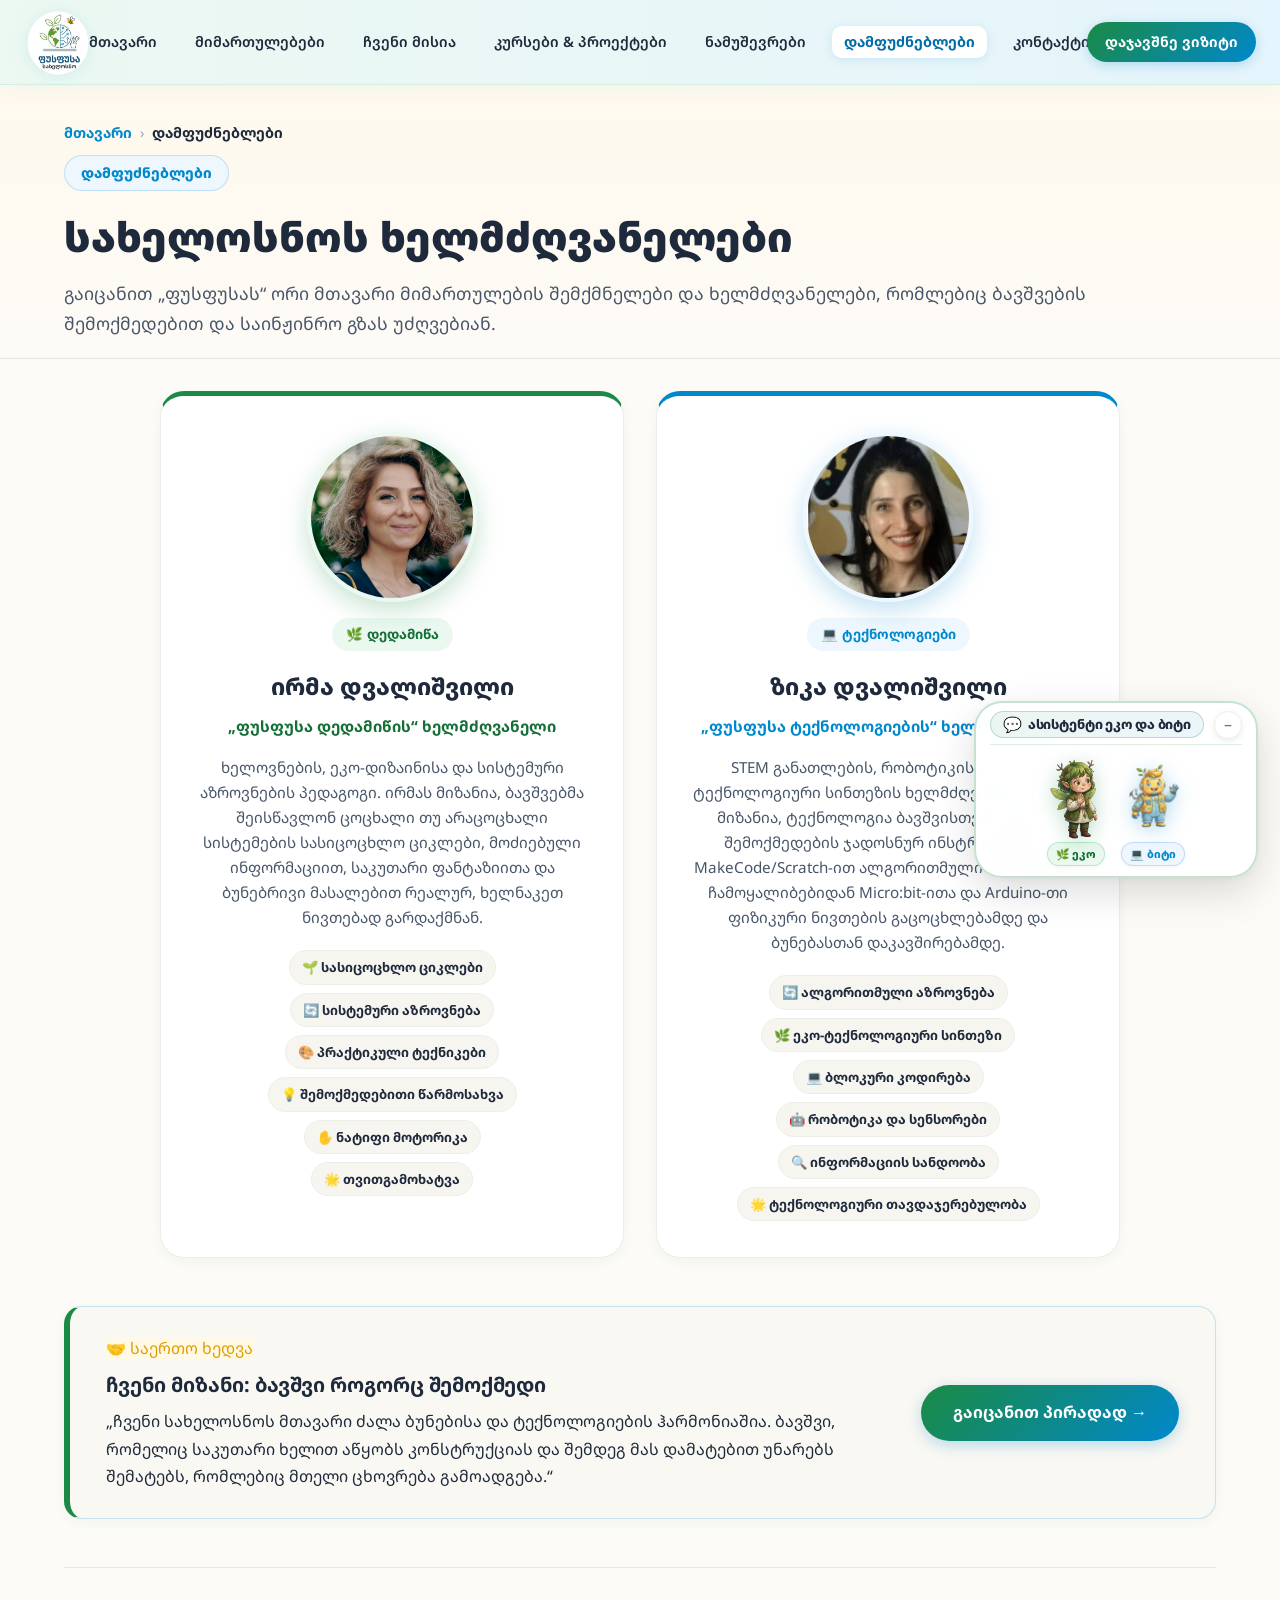
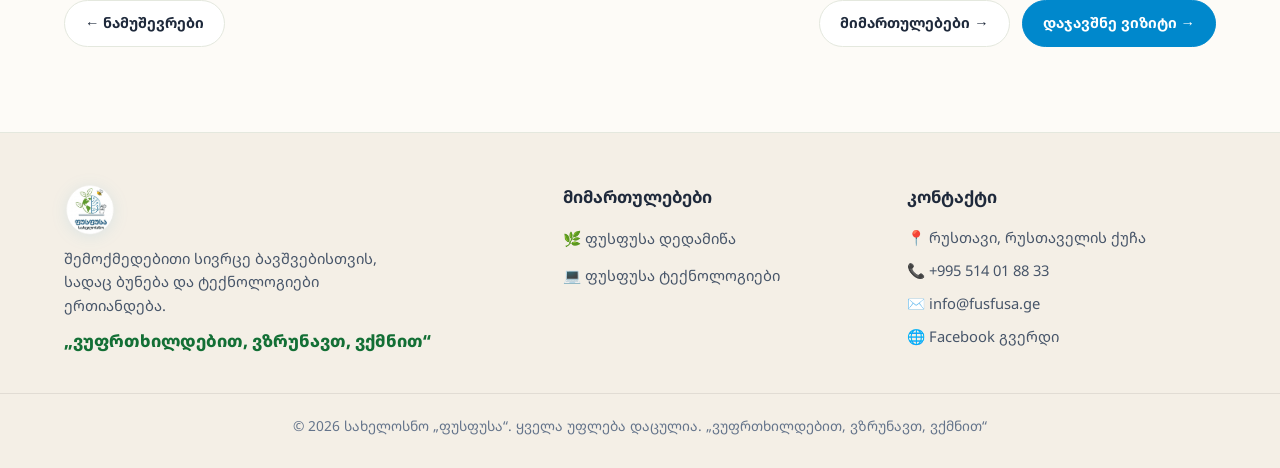
<file: mentors.html>
<!DOCTYPE html>
<html lang="ka">
<head>
  <meta charset="UTF-8">
  <meta name="viewport" content="width=device-width, initial-scale=1.0">
  <title>დამფუძნებლები | სახელოსნო „ფუსფუსა“</title>
  <meta name="description" content="გაიცანით სახელოსნო ფუსფუსას ხელმძღვანელები: ირმა დვალიშვილი (ფუსფუსა დედამიწა) და ზიკა დვალიშვილი (ფუსფუსა ტექნოლოგიები).">
  
  <link rel="stylesheet" href="styles.css">
  <link rel="icon" type="image/png" href="logo.png">
</head>
<body>

  <!-- =========================================================================
       HEADER & NAVIGATION
       ========================================================================= -->
  <header class="site-header" id="header">
    <div class="container header-inner">
      <a href="index.html" class="brand-link">
        <img src="logo.png" alt="ფუსფუსა სახელოსნო" class="site-logo-img">
      </a>

      <nav class="main-nav" id="nav-menu" aria-label="მთავარი ნავიგაცია">
        <ul>
          <li><a href="index.html">მთავარი</a></li>
          <li><a href="pillars.html">მიმართულებები</a></li>
          <li><a href="mission.html">ჩვენი მისია</a></li>
          <li><a href="courses.html">კურსები & პროექტები</a></li>
          <li><a href="showcase.html">ნამუშევრები</a></li>
          <li><a href="mentors.html" class="active">დამფუძნებლები</a></li>
          <li><a href="contact.html">კონტაქტი</a></li>
        </ul>
      </nav>

      <div class="header-actions">
        <a href="contact.html" class="nav-cta">დაჯავშნე ვიზიტი</a>
        <button class="nav-toggle-btn" id="nav-toggle" aria-label="მენიუს გადართვა" aria-expanded="false">☰</button>
      </div>
    </div>
  </header>

  <main>
    <!-- Page Header Banner & Breadcrumbs -->
    <div class="page-header-banner">
      <div class="container">
        <nav class="breadcrumb-nav" aria-label="Breadcrumb">
          <a href="index.html">მთავარი</a>
          <span class="sep">›</span>
          <span class="current">დამფუძნებლები</span>
        </nav>
        <span class="section-badge">დამფუძნებლები</span>
        <h1 class="section-title" style="margin-top: 8px;">სახელოსნოს ხელმძღვანელები</h1>
        <p class="section-desc">
          გაიცანით „ფუსფუსას“ ორი მთავარი მიმართულების შემქმნელები და ხელმძღვანელები, რომლებიც ბავშვების შემოქმედებით და საინჟინრო გზას უძღვებიან.
        </p>
      </div>
    </div>

    <!-- Mentors Section -->
    <section class="section-padding" style="padding-top: 0;" id="mentors">
      <div class="container">
        <div class="mentors-grid">
          
          <!-- Mentor 1: ირმა დვალიშვილი (Earth Leader) -->
          <article class="mentor-card earth-card">
            <div class="mentor-photo-wrap earth-photo-glow">
              <img src="irma.jpg" alt="ირმა დვალიშვილი" class="mentor-real-photo">
            </div>
            <span class="mentor-pillar-badge earth-badge">🌿 დედამიწა</span>
            <div class="mentor-content">
              <h2 class="mentor-name">ირმა დვალიშვილი</h2>
              <span class="mentor-role">„ფუსფუსა დედამიწის“ ხელმძღვანელი</span>
              <p class="mentor-bio">
                ხელოვნების, ეკო-დიზაინისა და სისტემური აზროვნების პედაგოგი. ირმას მიზანია, ბავშვებმა შეისწავლონ ცოცხალი თუ არაცოცხალი სისტემების სასიცოცხლო ციკლები, მოძიებული ინფორმაციით, საკუთარი ფანტაზიითა და ბუნებრივი მასალებით რეალურ, ხელნაკეთ ნივთებად გარდაქმნან.
              </p>
              <div class="mentor-competencies">
                <span class="comp-pill">🌱 სასიცოცხლო ციკლები</span>
                <span class="comp-pill">🔄 სისტემური აზროვნება</span>
                <span class="comp-pill">🎨 პრაქტიკული ტექნიკები</span>
                <span class="comp-pill">💡 შემოქმედებითი წარმოსახვა</span>
                <span class="comp-pill">✋ ნატიფი მოტორიკა</span>
                <span class="comp-pill">🌟 თვითგამოხატვა</span>
              </div>
            </div>
          </article>

          <!-- Mentor 2: ზიკა დვალიშვილი (Tech Leader) -->
          <article class="mentor-card tech-card">
            <div class="mentor-photo-wrap tech-photo-glow">
              <img src="zika.png" alt="ზიკა დვალიშვილი" class="mentor-real-photo">
            </div>
            <span class="mentor-pillar-badge tech-badge">💻 ტექნოლოგიები</span>
            <div class="mentor-content">
              <h2 class="mentor-name">ზიკა დვალიშვილი</h2>
              <span class="mentor-role">„ფუსფუსა ტექნოლოგიების“ ხელმძღვანელი</span>
              <p class="mentor-bio">
                STEM განათლების, რობოტიკისა და ეკო-ტექნოლოგიური სინთეზის ხელმძღვანელი. ზიკას მიზანია, ტექნოლოგია ბავშვისთვის აქციოს შემოქმედების ჯადოსნურ ინსტრუმენტად: MakeCode/Scratch-ით ალგორითმული აზროვნების ჩამოყალიბებიდან Micro:bit-ითა და Arduino-თი ფიზიკური ნივთების გაცოცხლებამდე და ბუნებასთან დაკავშირებამდე.
              </p>
              <div class="mentor-competencies">
                <span class="comp-pill">🔄 ალგორითმული აზროვნება</span>
                <span class="comp-pill">🌿 ეკო-ტექნოლოგიური სინთეზი</span>
                <span class="comp-pill">💻 ბლოკური კოდირება</span>
                <span class="comp-pill">🤖 რობოტიკა და სენსორები</span>
                <span class="comp-pill">🔍 ინფორმაციის სანდოობა</span>
                <span class="comp-pill">🌟 ტექნოლოგიური თავდაჯერებულობა</span>
              </div>
            </div>
          </article>

        </div>

        <!-- Mentors' Joint Philosophy Box -->
        <div class="synergy-box" style="margin-top: 48px; background: #FAF8F3;">
          <div class="synergy-text">
            <span class="synergy-badge" style="background: var(--bg-tint-yellow); color: var(--color-sun-dark);">🤝 საერთო ხედვა</span>
            <h4 style="font-size: 1.25rem; color: var(--text-dark); margin: 6px 0;">ჩვენი მიზანი: ბავშვი როგორც შემოქმედი</h4>
            <p>
              „ჩვენი სახელოსნოს მთავარი ძალა ბუნებისა და ტექნოლოგიების ჰარმონიაშია. ბავშვი, რომელიც საკუთარი ხელით აწყობს კონსტრუქციას და შემდეგ მას დამატებით უნარებს შემატებს, რომლებიც მთელი ცხოვრება გამოადგება.“
            </p>
          </div>
          <a href="contact.html" class="btn-primary" style="white-space: nowrap;">გაიცანით პირადად →</a>
        </div>

        <!-- Page Navigation Footer -->
        <div class="page-nav-footer">
          <a href="showcase.html" class="page-nav-link">← ნამუშევრები</a>
          <div style="display: flex; gap: 12px; flex-wrap: wrap;">
            <a href="pillars.html" class="page-nav-link">მიმართულებები →</a>
            <a href="contact.html" class="page-nav-link" style="background: var(--color-orange); color: #fff; border-color: var(--color-orange);">დაჯავშნე ვიზიტი →</a>
          </div>
        </div>

      </div>
    </section>
  </main>
  <!-- =========================================================================
       FOOTER
       ========================================================================= -->
  <footer class="site-footer">
    <div class="container footer-inner">
      <div class="footer-brand">
        <img src="logo.png" alt="ფუსფუსა სახელოსნო" class="site-logo-img footer-logo-img">
        <p class="footer-desc">
          შემოქმედებითი სივრცე ბავშვებისთვის, სადაც ბუნება და ტექნოლოგიები ერთიანდება.
        </p>
        <p class="footer-slogan">„ვუფრთხილდებით, ვზრუნავთ, ვქმნით“</p>
      </div>

      <div class="footer-links-col">
        <h5>მიმართულებები</h5>
        <ul>
          <li><a href="pillars.html#earth-pillar">🌿 ფუსფუსა დედამიწა</a></li>
          <li><a href="pillars.html#tech-pillar">💻 ფუსფუსა ტექნოლოგიები</a></li>
        </ul>
      </div>

      <div class="footer-links-col">
        <h5>კონტაქტი</h5>
        <p>📍 <a href="https://maps.app.goo.gl/sRnCucsniBFkQdWZ7" target="_blank" rel="noopener noreferrer">რუსთავი, რუსთაველის ქუჩა</a></p>
        <p>📞 <a href="tel:+995514018833">+995 514 01 88 33</a></p>
        <p>✉️ <a href="mailto:info@fusfusa.ge">info@fusfusa.ge</a></p>
        <p>🌐 <a href="https://www.facebook.com/profile.php?id=61589642798492" target="_blank" rel="noopener noreferrer">Facebook გვერდი</a></p>
      </div>
    </div>

    <div class="footer-bottom">
      <p>© 2026 სახელოსნო „ფუსფუსა“. ყველა უფლება დაცულია. „ვუფრთხილდებით, ვზრუნავთ, ვქმნით“</p>
    </div>
  </footer>

  <script src="app.js"></script>
</body>
</html>
</file>
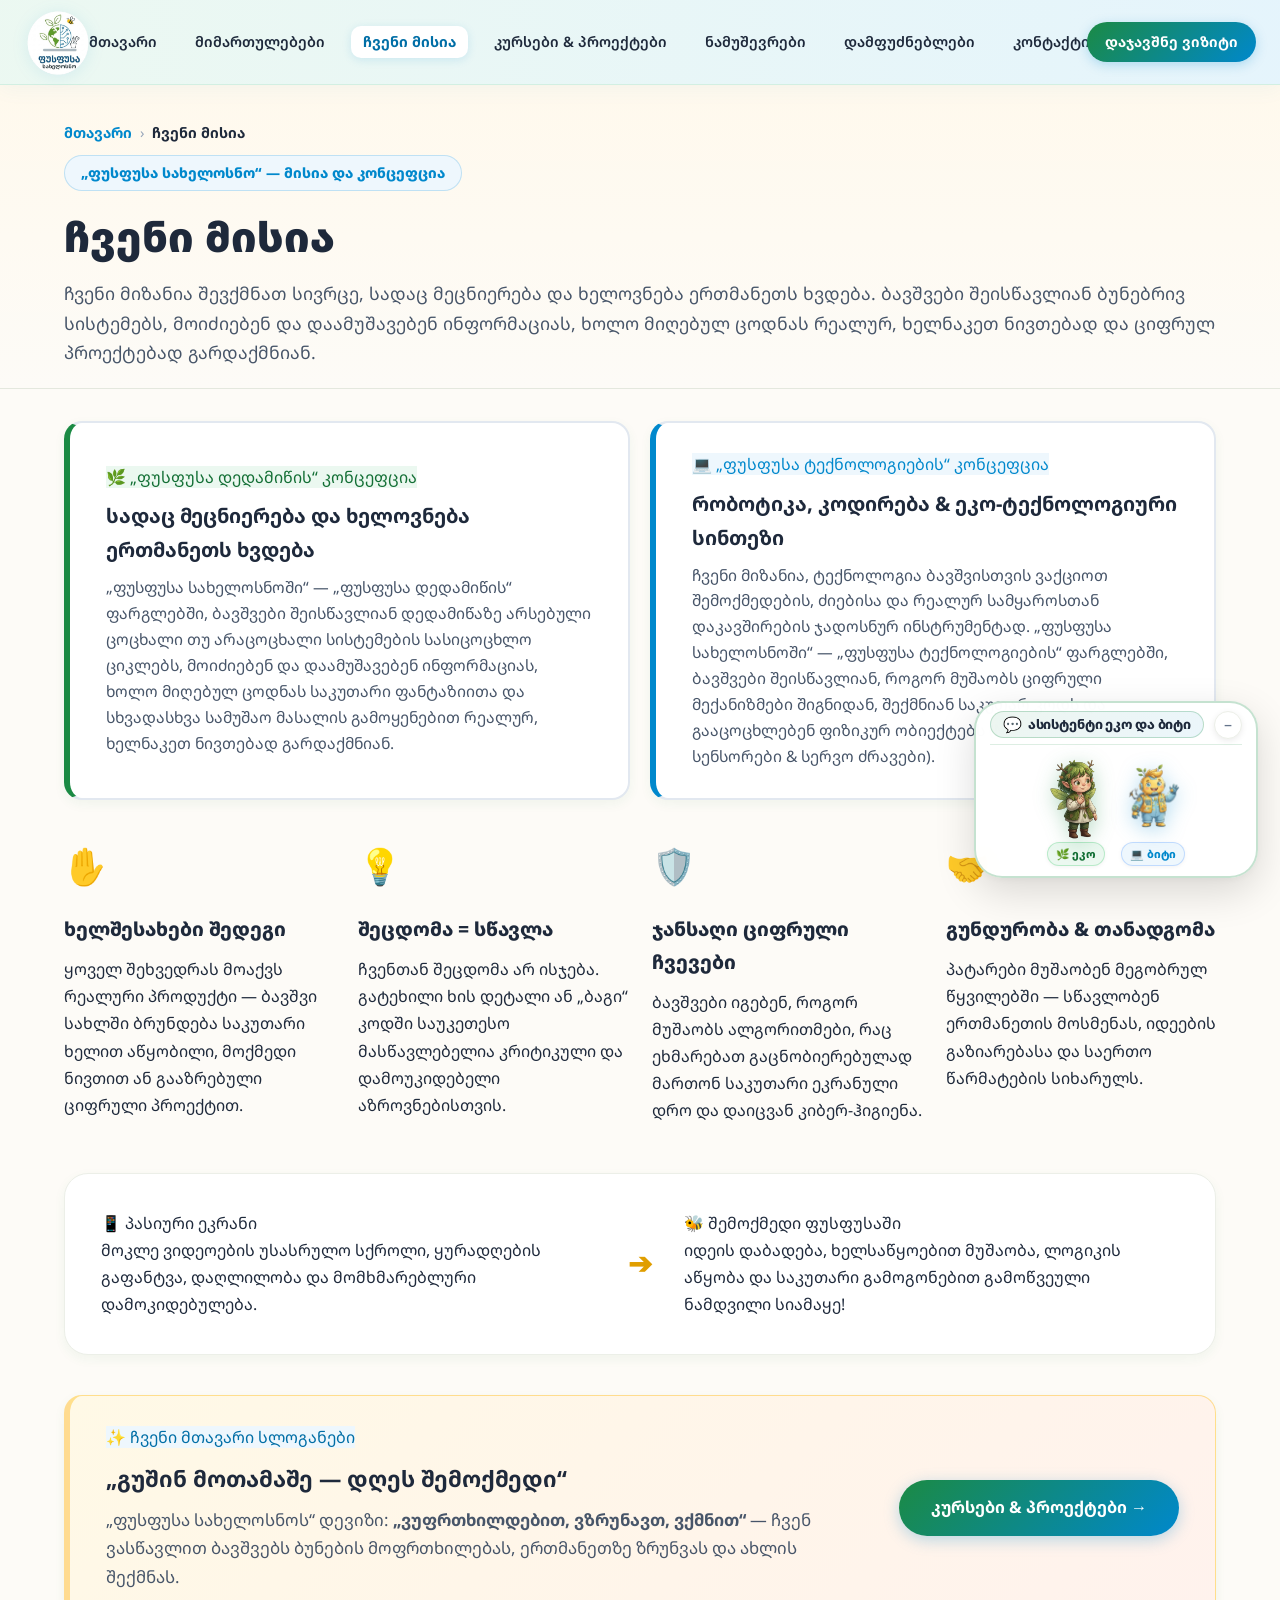
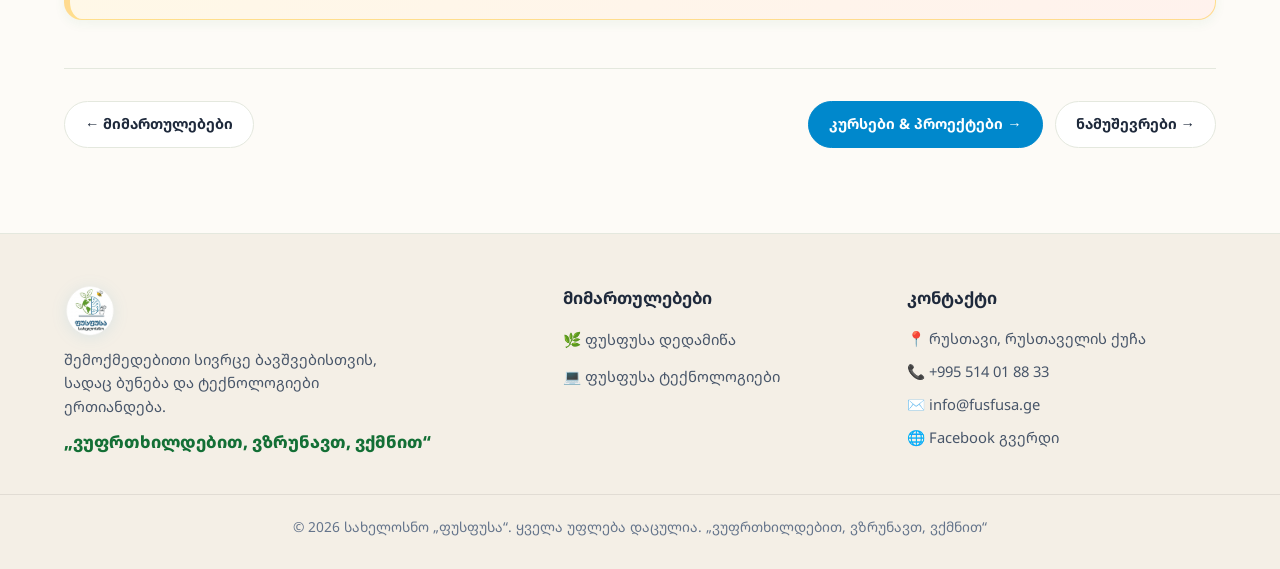
<file: mission.html>
<!DOCTYPE html>
<html lang="ka">
<head>
  <meta charset="UTF-8">
  <meta name="viewport" content="width=device-width, initial-scale=1.0">
  <title>ჩვენი მისია | სახელოსნო „ფუსფუსა“</title>
  <meta name="description" content="სახელოსნო ფუსფუსას მისია: ბუნებისა და ტექნოლოგიების ჰარმონიული ბალანსით, ვზრდით ჯანსაღად მოაზროვნე თაობას, რომელიც ციფრულ ცოდნას რეალური სამყაროს გასაუმჯობესებლად იყენებს.">
  
  <link rel="stylesheet" href="styles.css">
  <link rel="icon" type="image/png" href="logo.png">
</head>
<body>

  <!-- =========================================================================
       HEADER & NAVIGATION
       ========================================================================= -->
  <header class="site-header" id="header">
    <div class="container header-inner">
      <a href="index.html" class="brand-link">
        <img src="logo.png" alt="ფუსფუსა სახელოსნო" class="site-logo-img">
      </a>

      <nav class="main-nav" id="nav-menu" aria-label="მთავარი ნავიგაცია">
        <ul>
          <li><a href="index.html">მთავარი</a></li>
          <li><a href="pillars.html">მიმართულებები</a></li>
          <li><a href="mission.html" class="active">ჩვენი მისია</a></li>
          <li><a href="courses.html">კურსები & პროექტები</a></li>
          <li><a href="showcase.html">ნამუშევრები</a></li>
          <li><a href="mentors.html">დამფუძნებლები</a></li>
          <li><a href="contact.html">კონტაქტი</a></li>
        </ul>
      </nav>

      <div class="header-actions">
        <a href="contact.html" class="nav-cta">დაჯავშნე ვიზიტი</a>
        <button class="nav-toggle-btn" id="nav-toggle" aria-label="მენიუს გადართვა" aria-expanded="false">☰</button>
      </div>
    </div>
  </header>

  <main>
    <!-- Page Header Banner & Breadcrumbs -->
    <div class="page-header-banner">
      <div class="container">
        <nav class="breadcrumb-nav" aria-label="Breadcrumb">
          <a href="index.html">მთავარი</a>
          <span class="sep">›</span>
          <span class="current">ჩვენი მისია</span>
        </nav>
        <span class="section-badge">„ფუსფუსა სახელოსნო“ — მისია და კონცეფცია</span>
        <h1 class="section-title" style="margin-top: 8px;">ჩვენი მისია</h1>
        <p class="section-desc">
          ჩვენი მიზანია შევქმნათ სივრცე, სადაც მეცნიერება და ხელოვნება ერთმანეთს ხვდება. ბავშვები შეისწავლიან ბუნებრივ სისტემებს, მოიძიებენ და დაამუშავებენ ინფორმაციას, ხოლო მიღებულ ცოდნას რეალურ, ხელნაკეთ ნივთებად და ციფრულ პროექტებად გარდაქმნიან.
        </p>
      </div>
    </div>

    <!-- Mission & Philosophy Section -->
    <section class="section-padding" style="padding-top: 0;">
      <div class="container">

        <!-- Core Concept Highlight Boxes: Earth & Tech -->
        <div style="display: grid; grid-template-columns: repeat(auto-fit, minmax(320px, 1fr)); gap: 20px; margin-bottom: 36px;">
          <!-- Earth Concept -->
          <div class="synergy-box" style="margin: 0; background: #FFFFFF; border: 2px solid #E2E8F0; border-left: 6px solid var(--color-green);">
            <div class="synergy-text">
              <span class="synergy-badge" style="background: var(--bg-tint-green); color: var(--color-green-dark);">🌿 „ფუსფუსა დედამიწის“ კონცეფცია</span>
              <h3 style="font-size: 1.25rem; color: var(--text-dark); margin: 8px 0;">სადაც მეცნიერება და ხელოვნება ერთმანეთს ხვდება</h3>
              <p style="font-size: 0.98rem; line-height: 1.65; color: var(--text-body); margin: 0;">
                „ფუსფუსა სახელოსნოში“ — „ფუსფუსა დედამიწის“ ფარგლებში, ბავშვები შეისწავლიან დედამიწაზე არსებული ცოცხალი თუ არაცოცხალი სისტემების სასიცოცხლო ციკლებს, მოიძიებენ და დაამუშავებენ ინფორმაციას, ხოლო მიღებულ ცოდნას საკუთარი ფანტაზიითა და სხვადასხვა სამუშაო მასალის გამოყენებით რეალურ, ხელნაკეთ ნივთებად გარდაქმნიან.
              </p>
            </div>
          </div>

          <!-- Tech Concept -->
          <div class="synergy-box" style="margin: 0; background: #FFFFFF; border: 2px solid #E2E8F0; border-left: 6px solid var(--color-blue);">
            <div class="synergy-text">
              <span class="synergy-badge" style="background: var(--bg-tint-blue); color: var(--color-blue);">💻 „ფუსფუსა ტექნოლოგიების“ კონცეფცია</span>
              <h3 style="font-size: 1.25rem; color: var(--text-dark); margin: 8px 0;">რობოტიკა, კოდირება & ეკო-ტექნოლოგიური სინთეზი</h3>
              <p style="font-size: 0.98rem; line-height: 1.65; color: var(--text-body); margin: 0;">
                ჩვენი მიზანია, ტექნოლოგია ბავშვისთვის ვაქციოთ შემოქმედების, ძიებისა და რეალურ სამყაროსთან დაკავშირების ჯადოსნურ ინსტრუმენტად. „ფუსფუსა სახელოსნოში“ — „ფუსფუსა ტექნოლოგიების“ ფარგლებში, ბავშვები შეისწავლიან, როგორ მუშაობს ციფრული მექანიზმები შიგნიდან, შექმნიან საკუთარ კოდს და გააცოცხლებენ ფიზიკურ ობიექტებს (Micro:bit, Arduino, სენსორები & სერვო ძრავები).
              </p>
            </div>
          </div>
        </div>

        <div class="philosophy-grid">
          
          <div class="philosophy-card">
            <div class="phil-icon">✋</div>
            <h3 class="phil-title">ხელშესახები შედეგი</h3>
            <p class="phil-desc">
              ყოველ შეხვედრას მოაქვს რეალური პროდუქტი — ბავშვი სახლში ბრუნდება საკუთარი ხელით აწყობილი, მოქმედი ნივთით ან გააზრებული ციფრული პროექტით.
            </p>
          </div>

          <div class="philosophy-card">
            <div class="phil-icon">💡</div>
            <h3 class="phil-title">შეცდომა = სწავლა</h3>
            <p class="phil-desc">
              ჩვენთან შეცდომა არ ისჯება. გატეხილი ხის დეტალი ან „ბაგი“ კოდში საუკეთესო მასწავლებელია კრიტიკული და დამოუკიდებელი აზროვნებისთვის.
            </p>
          </div>

          <div class="philosophy-card">
            <div class="phil-icon">🛡️</div>
            <h3 class="phil-title">ჯანსაღი ციფრული ჩვევები</h3>
            <p class="phil-desc">
              ბავშვები იგებენ, როგორ მუშაობს ალგორითმები, რაც ეხმარებათ გაცნობიერებულად მართონ საკუთარი ეკრანული დრო და დაიცვან კიბერ-ჰიგიენა.
            </p>
          </div>

          <div class="philosophy-card">
            <div class="phil-icon">🤝</div>
            <h3 class="phil-title">გუნდურობა & თანადგომა</h3>
            <p class="phil-desc">
              პატარები მუშაობენ მეგობრულ წყვილებში — სწავლობენ ერთმანეთის მოსმენას, იდეების გაზიარებასა და საერთო წარმატების სიხარულს.
            </p>
          </div>

        </div>

        <!-- Before / After Mindset Transformation Box -->
        <div class="contrast-box" style="margin-top: 40px;">
          <div class="contrast-card">
            <div class="contrast-side before-side">
              <span class="side-badge red-badge">📱 პასიური ეკრანი</span>
              <p>მოკლე ვიდეოების უსასრულო სქროლი, ყურადღების გაფანტვა, დაღლილობა და მომხმარებლური დამოკიდებულება.</p>
            </div>
            
            <div class="contrast-arrow">➔</div>

            <div class="contrast-side after-side">
              <span class="side-badge green-badge">🐝 შემოქმედი ფუსფუსაში</span>
              <p>იდეის დაბადება, ხელსაწყოებით მუშაობა, ლოგიკის აწყობა და საკუთარი გამოგონებით გამოწვეული ნამდვილი სიამაყე!</p>
            </div>
          </div>
        </div>

        <!-- Slogan Highlight Box -->
        <div class="synergy-box" style="margin-top: 40px; background: linear-gradient(135deg, #FFF9E6 0%, #FFF2ED 100%); border-color: rgba(255, 183, 3, 0.4);">
          <div class="synergy-text">
            <span class="synergy-badge" style="background: var(--bg-tint-orange); color: var(--color-orange-dark);">✨ ჩვენი მთავარი სლოგანები</span>
            <h3 style="font-size: 1.4rem; color: var(--text-dark); margin: 8px 0;">„გუშინ მოთამაშე — დღეს შემოქმედი“</h3>
            <p style="font-size: 1.05rem; color: var(--text-body);">
              „ფუსფუსა სახელოსნოს“ დევიზი: <strong>„ვუფრთხილდებით, ვზრუნავთ, ვქმნით“</strong> — ჩვენ ვასწავლით ბავშვებს ბუნების მოფრთხილებას, ერთმანეთზე ზრუნვას და ახლის შექმნას.
            </p>
          </div>
          <a href="courses.html" class="btn-primary" style="white-space: nowrap;">კურსები & პროექტები →</a>
        </div>

        <!-- Page Navigation Footer -->
        <div class="page-nav-footer">
          <a href="pillars.html" class="page-nav-link">← მიმართულებები</a>
          <div style="display: flex; gap: 12px; flex-wrap: wrap;">
            <a href="courses.html" class="page-nav-link" style="background: var(--color-orange); color: #fff; border-color: var(--color-orange);">კურსები & პროექტები →</a>
            <a href="showcase.html" class="page-nav-link">ნამუშევრები →</a>
          </div>
        </div>

      </div>
    </section>
  </main>
  <!-- =========================================================================
       FOOTER
       ========================================================================= -->
  <footer class="site-footer">
    <div class="container footer-inner">
      <div class="footer-brand">
        <img src="logo.png" alt="ფუსფუსა სახელოსნო" class="site-logo-img footer-logo-img">
        <p class="footer-desc">
          შემოქმედებითი სივრცე ბავშვებისთვის, სადაც ბუნება და ტექნოლოგიები ერთიანდება.
        </p>
        <p class="footer-slogan">„ვუფრთხილდებით, ვზრუნავთ, ვქმნით“</p>
      </div>

      <div class="footer-links-col">
        <h5>მიმართულებები</h5>
        <ul>
          <li><a href="pillars.html#earth-pillar">🌿 ფუსფუსა დედამიწა</a></li>
          <li><a href="pillars.html#tech-pillar">💻 ფუსფუსა ტექნოლოგიები</a></li>
        </ul>
      </div>

      <div class="footer-links-col">
        <h5>კონტაქტი</h5>
        <p>📍 <a href="https://maps.app.goo.gl/sRnCucsniBFkQdWZ7" target="_blank" rel="noopener noreferrer">რუსთავი, რუსთაველის ქუჩა</a></p>
        <p>📞 <a href="tel:+995514018833">+995 514 01 88 33</a></p>
        <p>✉️ <a href="mailto:info@fusfusa.ge">info@fusfusa.ge</a></p>
        <p>🌐 <a href="https://www.facebook.com/profile.php?id=61589642798492" target="_blank" rel="noopener noreferrer">Facebook გვერდი</a></p>
      </div>
    </div>

    <div class="footer-bottom">
      <p>© 2026 სახელოსნო „ფუსფუსა“. ყველა უფლება დაცულია. „ვუფრთხილდებით, ვზრუნავთ, ვქმნით“</p>
    </div>
  </footer>

  <script src="app.js"></script>
</body>
</html>
</file>
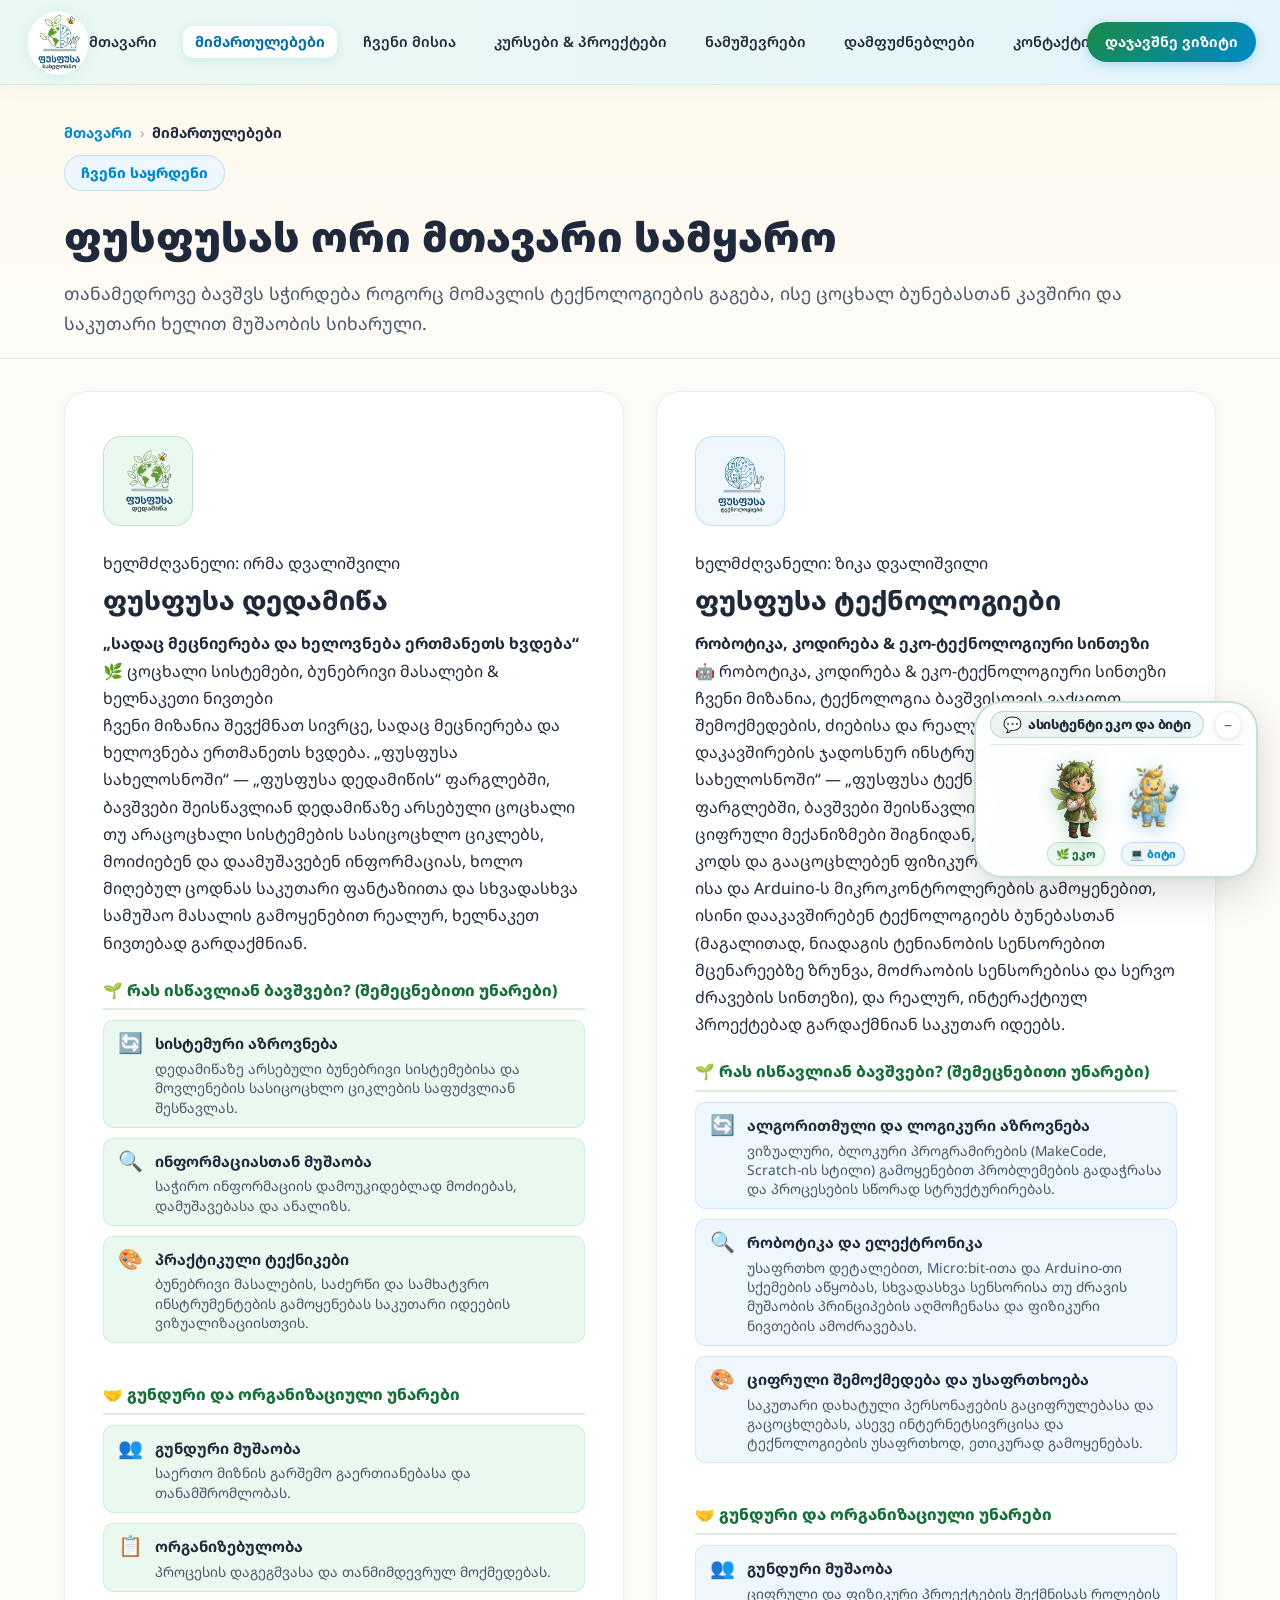
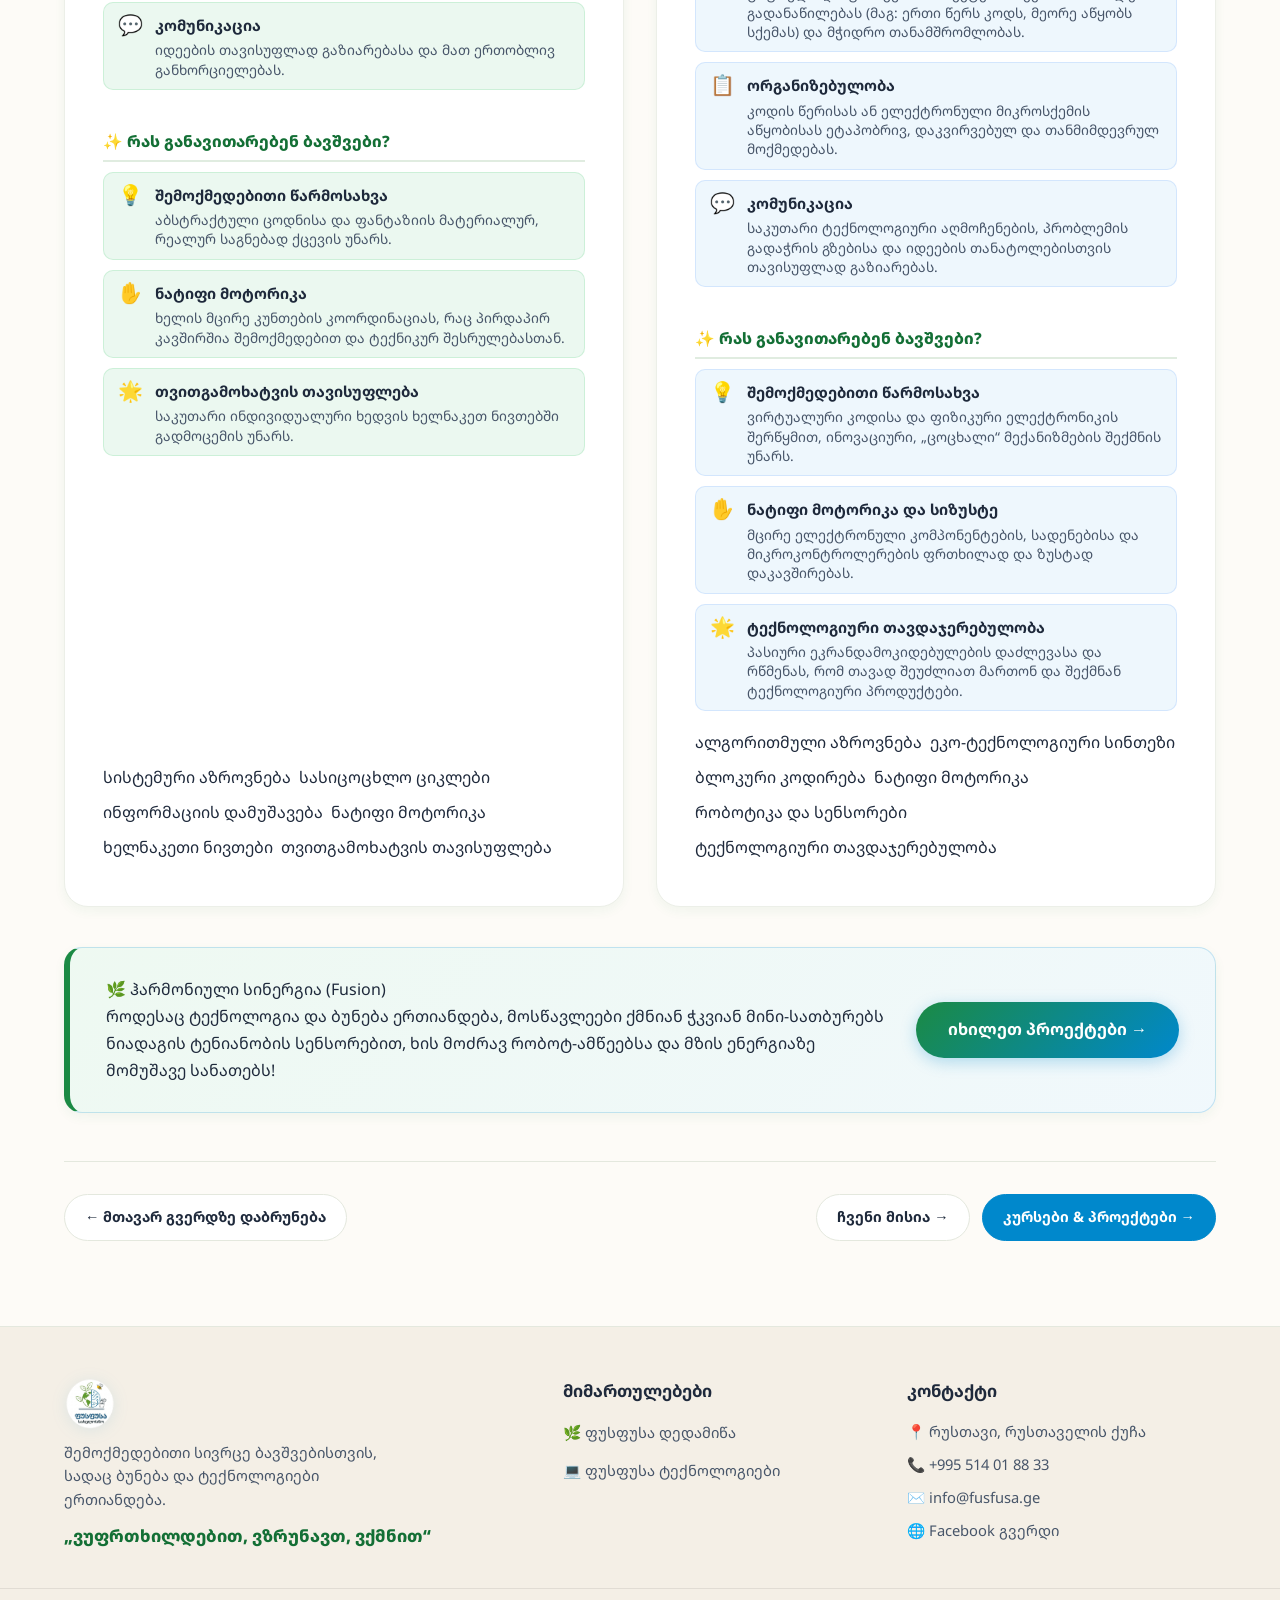
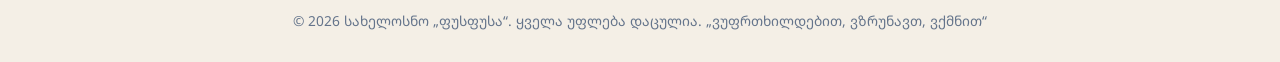
<file: pillars.html>
<!DOCTYPE html>
<html lang="ka">
<head>
  <meta charset="UTF-8">
  <meta name="viewport" content="width=device-width, initial-scale=1.0">
  <title>მიმართულებები | სახელოსნო „ფუსფუსა“</title>
  <meta name="description" content="სახელოსნო ფუსფუსას ორი მთავარი სამყარო: ფუსფუსა დედამიწა (ირმა დვალიშვილი) და ფუსფუსა ტექნოლოგიები (ზიკა დვალიშვილი).">
  
  <link rel="stylesheet" href="styles.css">
  <link rel="icon" type="image/png" href="logo.png">
</head>
<body>

  <!-- =========================================================================
       HEADER & NAVIGATION
       ========================================================================= -->
  <header class="site-header" id="header">
    <div class="container header-inner">
      <a href="index.html" class="brand-link">
        <img src="logo.png" alt="ფუსფუსა სახელოსნო" class="site-logo-img">
      </a>

      <nav class="main-nav" id="nav-menu" aria-label="მთავარი ნავიგაცია">
        <ul>
          <li><a href="index.html">მთავარი</a></li>
          <li><a href="pillars.html" class="active">მიმართულებები</a></li>
          <li><a href="mission.html">ჩვენი მისია</a></li>
          <li><a href="courses.html">კურსები & პროექტები</a></li>
          <li><a href="showcase.html">ნამუშევრები</a></li>
          <li><a href="mentors.html">დამფუძნებლები</a></li>
          <li><a href="contact.html">კონტაქტი</a></li>
        </ul>
      </nav>

      <div class="header-actions">
        <a href="contact.html" class="nav-cta">დაჯავშნე ვიზიტი</a>
        <button class="nav-toggle-btn" id="nav-toggle" aria-label="მენიუს გადართვა" aria-expanded="false">☰</button>
      </div>
    </div>
  </header>

  <main>
    <!-- Page Header Banner & Breadcrumbs -->
    <div class="page-header-banner">
      <div class="container">
        <nav class="breadcrumb-nav" aria-label="Breadcrumb">
          <a href="index.html">მთავარი</a>
          <span class="sep">›</span>
          <span class="current">მიმართულებები</span>
        </nav>
        <span class="section-badge">ჩვენი საყრდენი</span>
        <h1 class="section-title" style="margin-top: 8px;">ფუსფუსას ორი მთავარი სამყარო</h1>
        <p class="section-desc">
          თანამედროვე ბავშვს სჭირდება როგორც მომავლის ტექნოლოგიების გაგება, ისე ცოცხალ ბუნებასთან კავშირი და საკუთარი ხელით მუშაობის სიხარული.
        </p>
      </div>
    </div>

    <!-- Pillars Content Section -->
    <section class="section-padding" style="padding-top: 0;">
      <div class="container">
        <div class="pillars-grid">
          
          <!-- PILLAR 1: EARTH (ირმა დვალიშვილი) - MUST BE FIRST -->
          <article class="pillar-card earth-card" id="earth-pillar">
            <div class="pillar-header">
              <div class="pillar-icon-box earth-icon" style="padding: 6px;">
                <img src="dedamiwa.png" alt="ფუსფუსა დედამიწა" style="width: 100%; height: 100%; object-fit: contain;">
              </div>
              <div class="pillar-title-area">
                <span class="pillar-lead-badge">ხელმძღვანელი: ირმა დვალიშვილი</span>
                <h2 class="pillar-title">ფუსფუსა დედამიწა</h2>
                <span class="pillar-subtitle">„სადაც მეცნიერება და ხელოვნება ერთმანეთს ხვდება“</span>
              </div>
            </div>

            <div class="pillar-focus-badge earth-tint">
              🌿 ცოცხალი სისტემები, ბუნებრივი მასალები & ხელნაკეთი ნივთები
            </div>

            <p class="pillar-description">
              ჩვენი მიზანია შევქმნათ სივრცე, სადაც მეცნიერება და ხელოვნება ერთმანეთს ხვდება. „ფუსფუსა სახელოსნოში“ — „ფუსფუსა დედამიწის“ ფარგლებში, ბავშვები შეისწავლიან დედამიწაზე არსებული ცოცხალი თუ არაცოცხალი სისტემების სასიცოცხლო ციკლებს, მოიძიებენ და დაამუშავებენ ინფორმაციას, ხოლო მიღებულ ცოდნას საკუთარი ფანტაზიითა და სხვადასხვა სამუშაო მასალის გამოყენებით რეალურ, ხელნაკეთ ნივთებად გარდაქმნიან.
            </p>

            <!-- რას ისწავლიან ბავშვები? შემეცნებითი უნარები -->
            <h4 class="pillar-section-heading">
              <span>🌱 რას ისწავლიან ბავშვები? (შემეცნებითი უნარები)</span>
            </h4>
            <div class="pillar-modules-list">
              <div class="pillar-sub-item">
                <span class="sub-item-icon">🔄</span>
                <div class="sub-item-text">
                  <strong>სისტემური აზროვნება</strong>
                  <p>დედამიწაზე არსებული ბუნებრივი სისტემებისა და მოვლენების სასიცოცხლო ციკლების საფუძვლიან შესწავლას.</p>
                </div>
              </div>

              <div class="pillar-sub-item">
                <span class="sub-item-icon">🔍</span>
                <div class="sub-item-text">
                  <strong>ინფორმაციასთან მუშაობა</strong>
                  <p>საჭირო ინფორმაციის დამოუკიდებლად მოძიებას, დამუშავებასა და ანალიზს.</p>
                </div>
              </div>

              <div class="pillar-sub-item">
                <span class="sub-item-icon">🎨</span>
                <div class="sub-item-text">
                  <strong>პრაქტიკული ტექნიკები</strong>
                  <p>ბუნებრივი მასალების, საძერწი და სამხატვრო ინსტრუმენტების გამოყენებას საკუთარი იდეების ვიზუალიზაციისთვის.</p>
                </div>
              </div>
            </div>

            <!-- გუნდური და ორგანიზაციული უნარები -->
            <h4 class="pillar-section-heading">
              <span>🤝 გუნდური და ორგანიზაციული უნარები</span>
            </h4>
            <div class="pillar-modules-list">
              <div class="pillar-sub-item">
                <span class="sub-item-icon">👥</span>
                <div class="sub-item-text">
                  <strong>გუნდური მუშაობა</strong>
                  <p>საერთო მიზნის გარშემო გაერთიანებასა და თანამშრომლობას.</p>
                </div>
              </div>

              <div class="pillar-sub-item">
                <span class="sub-item-icon">📋</span>
                <div class="sub-item-text">
                  <strong>ორგანიზებულობა</strong>
                  <p>პროცესის დაგეგმვასა და თანმიმდევრულ მოქმედებას.</p>
                </div>
              </div>

              <div class="pillar-sub-item">
                <span class="sub-item-icon">💬</span>
                <div class="sub-item-text">
                  <strong>კომუნიკაცია</strong>
                  <p>იდეების თავისუფლად გაზიარებასა და მათ ერთობლივ განხორციელებას.</p>
                </div>
              </div>
            </div>

            <!-- რას განავითარებენ ბავშვები? -->
            <h4 class="pillar-section-heading">
              <span>✨ რას განავითარებენ ბავშვები?</span>
            </h4>
            <div class="pillar-modules-list">
              <div class="pillar-sub-item">
                <span class="sub-item-icon">💡</span>
                <div class="sub-item-text">
                  <strong>შემოქმედებითი წარმოსახვა</strong>
                  <p>აბსტრაქტული ცოდნისა და ფანტაზიის მატერიალურ, რეალურ საგნებად ქცევის უნარს.</p>
                </div>
              </div>

              <div class="pillar-sub-item">
                <span class="sub-item-icon">✋</span>
                <div class="sub-item-text">
                  <strong>ნატიფი მოტორიკა</strong>
                  <p>ხელის მცირე კუნთების კოორდინაციას, რაც პირდაპირ კავშირშია შემოქმედებით და ტექნიკურ შესრულებასთან.</p>
                </div>
              </div>

              <div class="pillar-sub-item">
                <span class="sub-item-icon">🌟</span>
                <div class="sub-item-text">
                  <strong>თვითგამოხატვის თავისუფლება</strong>
                  <p>საკუთარი ინდივიდუალური ხედვის ხელნაკეთ ნივთებში გადმოცემის უნარს.</p>
                </div>
              </div>
            </div>

            <div class="pillar-tags">
              <span class="tag-chip">სისტემური აზროვნება</span>
              <span class="tag-chip">სასიცოცხლო ციკლები</span>
              <span class="tag-chip">ინფორმაციის დამუშავება</span>
              <span class="tag-chip">ნატიფი მოტორიკა</span>
              <span class="tag-chip">ხელნაკეთი ნივთები</span>
              <span class="tag-chip">თვითგამოხატვის თავისუფლება</span>
            </div>
          </article>

          <!-- PILLAR 2: TECH (ზიკა დვალიშვილი) - MUST BE SECOND -->
          <article class="pillar-card tech-card" id="tech-pillar">
            <div class="pillar-header">
              <div class="pillar-icon-box tech-icon" style="padding: 6px;">
                <img src="teqnologia.png" alt="ფუსფუსა ტექნოლოგიები" style="width: 100%; height: 100%; object-fit: contain;">
              </div>
              <div class="pillar-title-area">
                <span class="pillar-lead-badge tech-lead">ხელმძღვანელი: ზიკა დვალიშვილი</span>
                <h2 class="pillar-title">ფუსფუსა ტექნოლოგიები</h2>
                <span class="pillar-subtitle">რობოტიკა, კოდირება & ეკო-ტექნოლოგიური სინთეზი</span>
              </div>
            </div>

            <div class="pillar-focus-badge tech-tint">
              🤖 რობოტიკა, კოდირება & ეკო-ტექნოლოგიური სინთეზი
            </div>

            <p class="pillar-description">
              ჩვენი მიზანია, ტექნოლოგია ბავშვისთვის ვაქციოთ შემოქმედების, ძიებისა და რეალურ სამყაროსთან დაკავშირების ჯადოსნურ ინსტრუმენტად. „ფუსფუსა სახელოსნოში“ — „ფუსფუსა ტექნოლოგიების“ ფარგლებში, ბავშვები შეისწავლიან, როგორ მუშაობს ციფრული მექანიზმები შიგნიდან, შექმნიან საკუთარ კოდს და გააცოცხლებენ ფიზიკურ ობიექტებს. Micro:bit-ისა და Arduino-ს მიკროკონტროლერების გამოყენებით, ისინი დააკავშირებენ ტექნოლოგიებს ბუნებასთან (მაგალითად, ნიადაგის ტენიანობის სენსორებით მცენარეებზე ზრუნვა, მოძრაობის სენსორებისა და სერვო ძრავების სინთეზი), და რეალურ, ინტერაქტიულ პროექტებად გარდაქმნიან საკუთარ იდეებს.
            </p>

            <!-- რას ისწავლიან ბავშვები? (შემეცნებითი უნარები) -->
            <h4 class="pillar-section-heading">
              <span>🌱 რას ისწავლიან ბავშვები? (შემეცნებითი უნარები)</span>
            </h4>
            <div class="pillar-modules-list">
              <div class="pillar-sub-item">
                <span class="sub-item-icon">🔄</span>
                <div class="sub-item-text">
                  <strong>ალგორითმული და ლოგიკური აზროვნება</strong>
                  <p>ვიზუალური, ბლოკური პროგრამირების (MakeCode, Scratch-ის სტილი) გამოყენებით პრობლემების გადაჭრასა და პროცესების სწორად სტრუქტურირებას.</p>
                </div>
              </div>

              <div class="pillar-sub-item">
                <span class="sub-item-icon">🔍</span>
                <div class="sub-item-text">
                  <strong>რობოტიკა და ელექტრონიკა</strong>
                  <p>უსაფრთხო დეტალებით, Micro:bit-ითა და Arduino-თი სქემების აწყობას, სხვადასხვა სენსორისა თუ ძრავის მუშაობის პრინციპების აღმოჩენასა და ფიზიკური ნივთების ამოძრავებას.</p>
                </div>
              </div>

              <div class="pillar-sub-item">
                <span class="sub-item-icon">🎨</span>
                <div class="sub-item-text">
                  <strong>ციფრული შემოქმედება და უსაფრთხოება</strong>
                  <p>საკუთარი დახატული პერსონაჟების გაციფრულებასა და გაცოცხლებას, ასევე ინტერნეტსივრცისა და ტექნოლოგიების უსაფრთხოდ, ეთიკურად გამოყენებას.</p>
                </div>
              </div>
            </div>

            <!-- გუნდური და ორგანიზაციული უნარები -->
            <h4 class="pillar-section-heading">
              <span>🤝 გუნდური და ორგანიზაციული უნარები</span>
            </h4>
            <div class="pillar-modules-list">
              <div class="pillar-sub-item">
                <span class="sub-item-icon">👥</span>
                <div class="sub-item-text">
                  <strong>გუნდური მუშაობა</strong>
                  <p>ციფრული და ფიზიკური პროექტების შექმნისას როლების გადანაწილებას (მაგ: ერთი წერს კოდს, მეორე აწყობს სქემას) და მჭიდრო თანამშრომლობას.</p>
                </div>
              </div>

              <div class="pillar-sub-item">
                <span class="sub-item-icon">📋</span>
                <div class="sub-item-text">
                  <strong>ორგანიზებულობა</strong>
                  <p>კოდის წერისას ან ელექტრონული მიკროსქემის აწყობისას ეტაპობრივ, დაკვირვებულ და თანმიმდევრულ მოქმედებას.</p>
                </div>
              </div>

              <div class="pillar-sub-item">
                <span class="sub-item-icon">💬</span>
                <div class="sub-item-text">
                  <strong>კომუნიკაცია</strong>
                  <p>საკუთარი ტექნოლოგიური აღმოჩენების, პრობლემის გადაჭრის გზებისა და იდეების თანატოლებისთვის თავისუფლად გაზიარებას.</p>
                </div>
              </div>
            </div>

            <!-- რას განავითარებენ ბავშვები? -->
            <h4 class="pillar-section-heading">
              <span>✨ რას განავითარებენ ბავშვები?</span>
            </h4>
            <div class="pillar-modules-list">
              <div class="pillar-sub-item">
                <span class="sub-item-icon">💡</span>
                <div class="sub-item-text">
                  <strong>შემოქმედებითი წარმოსახვა</strong>
                  <p>ვირტუალური კოდისა და ფიზიკური ელექტრონიკის შერწყმით, ინოვაციური, „ცოცხალი“ მექანიზმების შექმნის უნარს.</p>
                </div>
              </div>

              <div class="pillar-sub-item">
                <span class="sub-item-icon">✋</span>
                <div class="sub-item-text">
                  <strong>ნატიფი მოტორიკა და სიზუსტე</strong>
                  <p>მცირე ელექტრონული კომპონენტების, სადენებისა და მიკროკონტროლერების ფრთხილად და ზუსტად დაკავშირებას.</p>
                </div>
              </div>

              <div class="pillar-sub-item">
                <span class="sub-item-icon">🌟</span>
                <div class="sub-item-text">
                  <strong>ტექნოლოგიური თავდაჯერებულობა</strong>
                  <p>პასიური ეკრანდამოკიდებულების დაძლევასა და რწმენას, რომ თავად შეუძლიათ მართონ და შექმნან ტექნოლოგიური პროდუქტები.</p>
                </div>
              </div>
            </div>

            <div class="pillar-tags">
              <span class="tag-chip">ალგორითმული აზროვნება</span>
              <span class="tag-chip">ეკო-ტექნოლოგიური სინთეზი</span>
              <span class="tag-chip">ბლოკური კოდირება</span>
              <span class="tag-chip">ნატიფი მოტორიკა</span>
              <span class="tag-chip">რობოტიკა და სენსორები</span>
              <span class="tag-chip">ტექნოლოგიური თავდაჯერებულობა</span>
            </div>
          </article>

        </div>

        <!-- Synergy / Fusion Banner -->
        <div class="synergy-box" style="margin-top: 40px;">
          <div class="synergy-text">
            <span class="synergy-badge">🌿 ჰარმონიული სინერგია (Fusion)</span>
            <p>
              როდესაც ტექნოლოგია და ბუნება ერთიანდება, მოსწავლეები ქმნიან ჭკვიან მინი-სათბურებს ნიადაგის ტენიანობის სენსორებით, ხის მოძრავ რობოტ-ამწეებსა და მზის ენერგიაზე მომუშავე სანათებს!
            </p>
          </div>
          <a href="projects.html" class="btn-primary" style="white-space: nowrap;">იხილეთ პროექტები →</a>
        </div>

        <!-- Page Navigation Footer -->
        <div class="page-nav-footer">
          <a href="index.html" class="page-nav-link">← მთავარ გვერდზე დაბრუნება</a>
          <div style="display: flex; gap: 12px; flex-wrap: wrap;">
            <a href="mission.html" class="page-nav-link">ჩვენი მისია →</a>
            <a href="courses.html" class="page-nav-link" style="background: var(--color-orange); color: #fff; border-color: var(--color-orange);">კურსები & პროექტები →</a>
          </div>
        </div>

      </div>
    </section>
  </main>
  <!-- =========================================================================
       FOOTER
       ========================================================================= -->
  <footer class="site-footer">
    <div class="container footer-inner">
      <div class="footer-brand">
        <img src="logo.png" alt="ფუსფუსა სახელოსნო" class="site-logo-img footer-logo-img">
        <p class="footer-desc">
          შემოქმედებითი სივრცე ბავშვებისთვის, სადაც ბუნება და ტექნოლოგიები ერთიანდება.
        </p>
        <p class="footer-slogan">„ვუფრთხილდებით, ვზრუნავთ, ვქმნით“</p>
      </div>

      <div class="footer-links-col">
        <h5>მიმართულებები</h5>
        <ul>
          <li><a href="pillars.html#earth-pillar">🌿 ფუსფუსა დედამიწა</a></li>
          <li><a href="pillars.html#tech-pillar">💻 ფუსფუსა ტექნოლოგიები</a></li>
        </ul>
      </div>

      <div class="footer-links-col">
        <h5>კონტაქტი</h5>
        <p>📍 <a href="https://maps.app.goo.gl/sRnCucsniBFkQdWZ7" target="_blank" rel="noopener noreferrer">რუსთავი, რუსთაველის ქუჩა</a></p>
        <p>📞 <a href="tel:+995514018833">+995 514 01 88 33</a></p>
        <p>✉️ <a href="mailto:info@fusfusa.ge">info@fusfusa.ge</a></p>
        <p>🌐 <a href="https://www.facebook.com/profile.php?id=61589642798492" target="_blank" rel="noopener noreferrer">Facebook გვერდი</a></p>
      </div>
    </div>

    <div class="footer-bottom">
      <p>© 2026 სახელოსნო „ფუსფუსა“. ყველა უფლება დაცულია. „ვუფრთხილდებით, ვზრუნავთ, ვქმნით“</p>
    </div>
  </footer>

  <script src="app.js"></script>
</body>
</html>
</file>
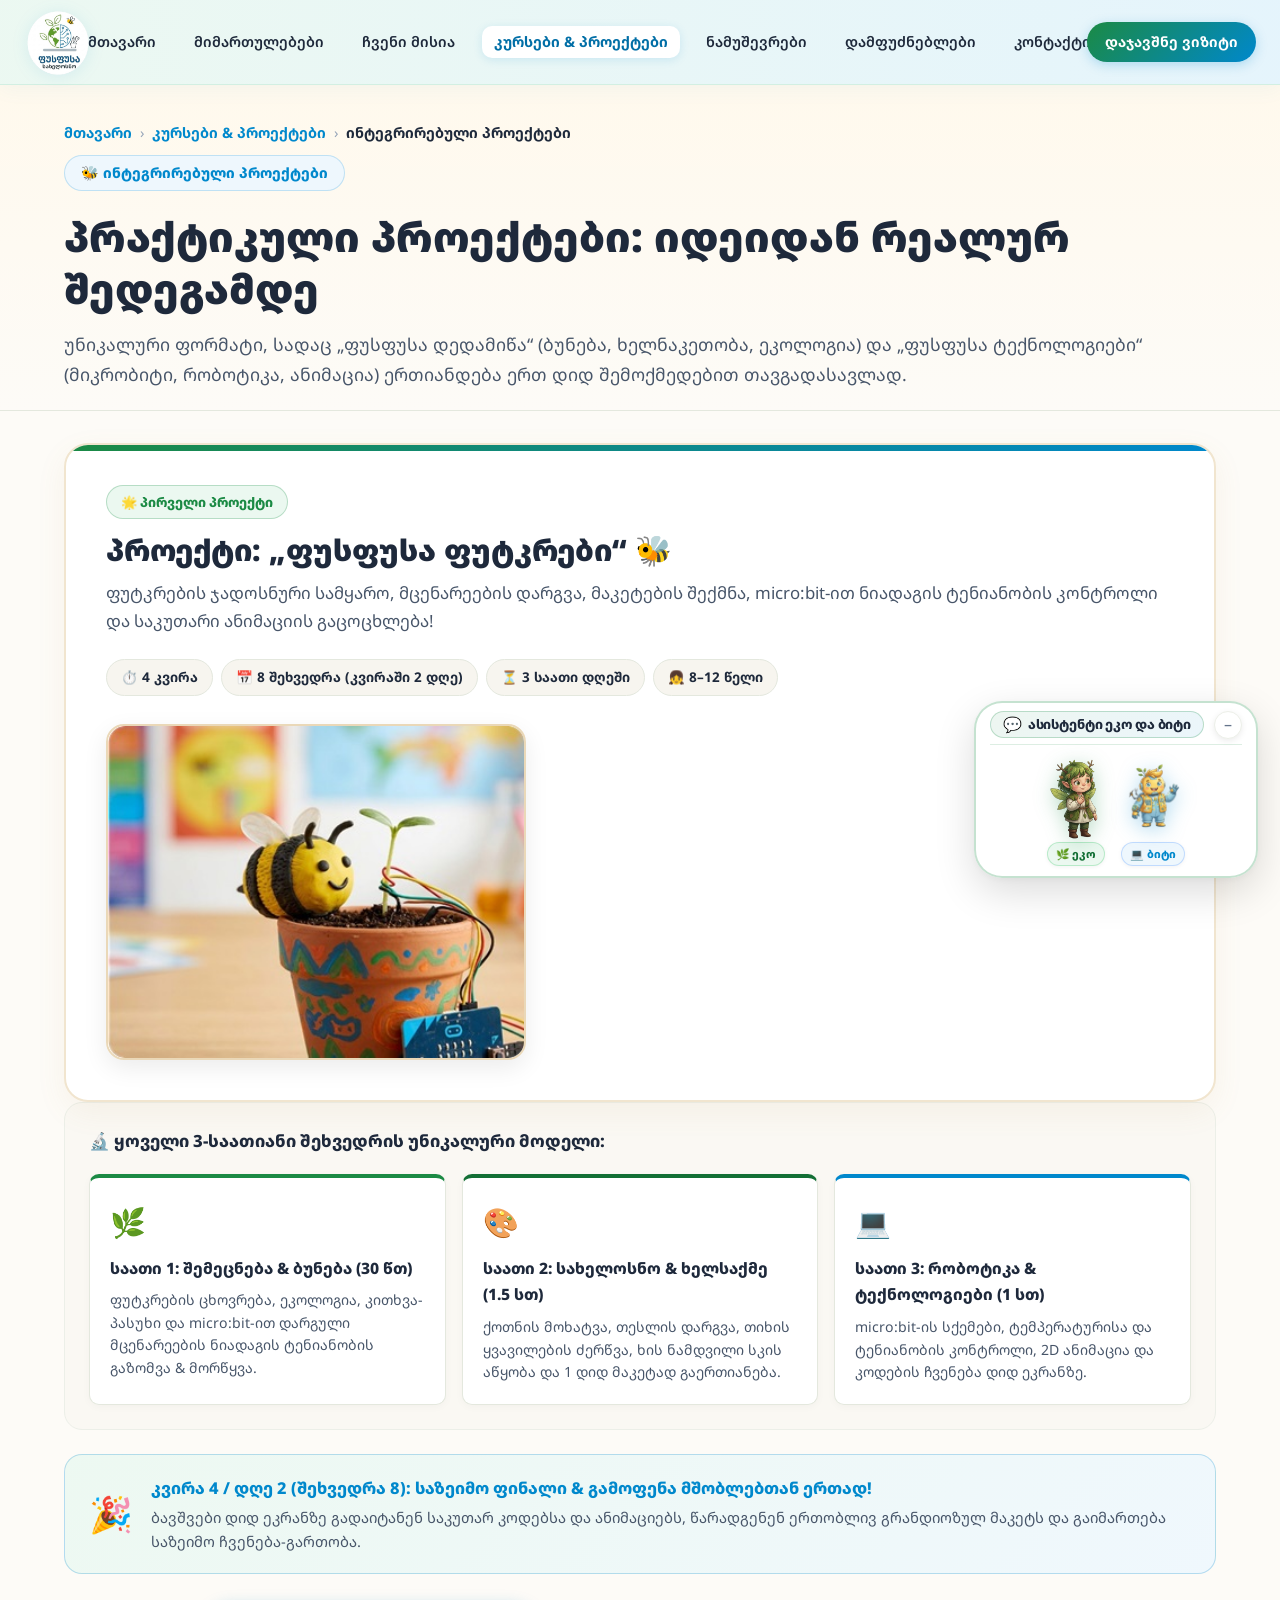
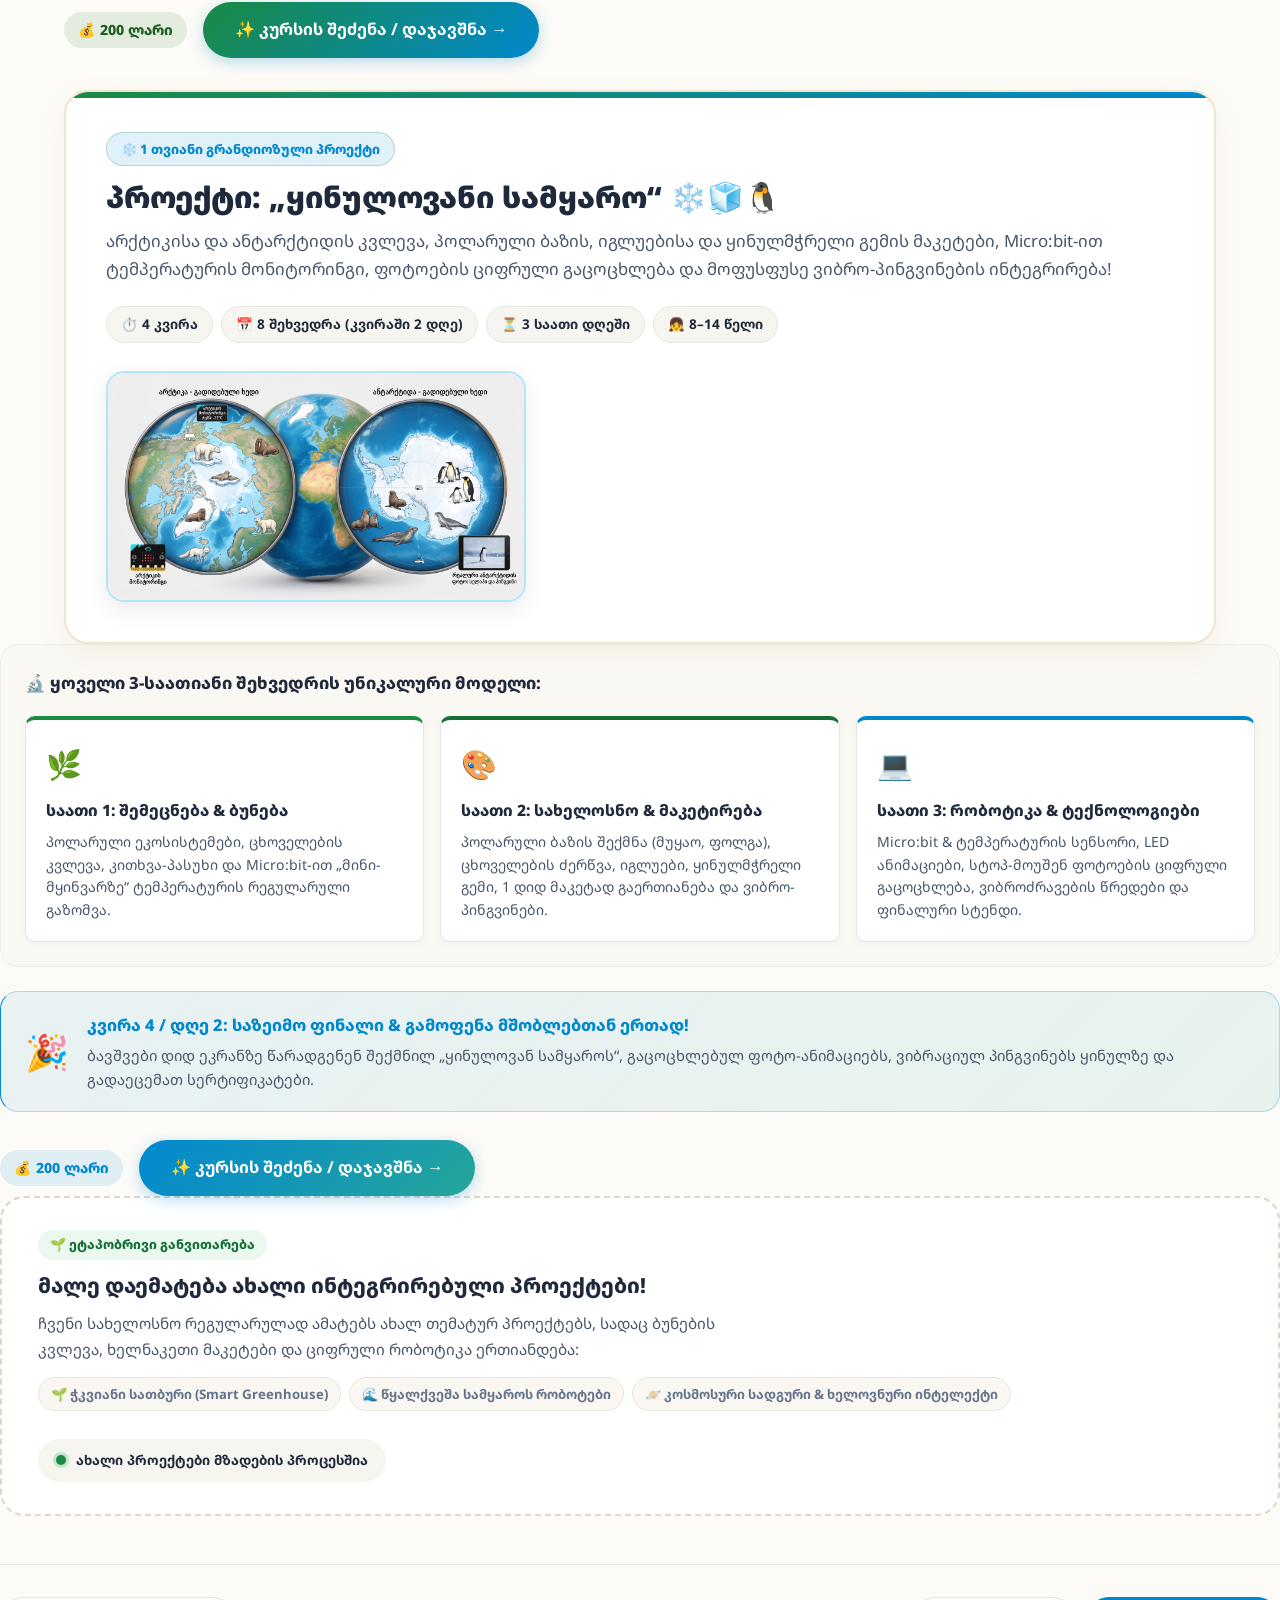
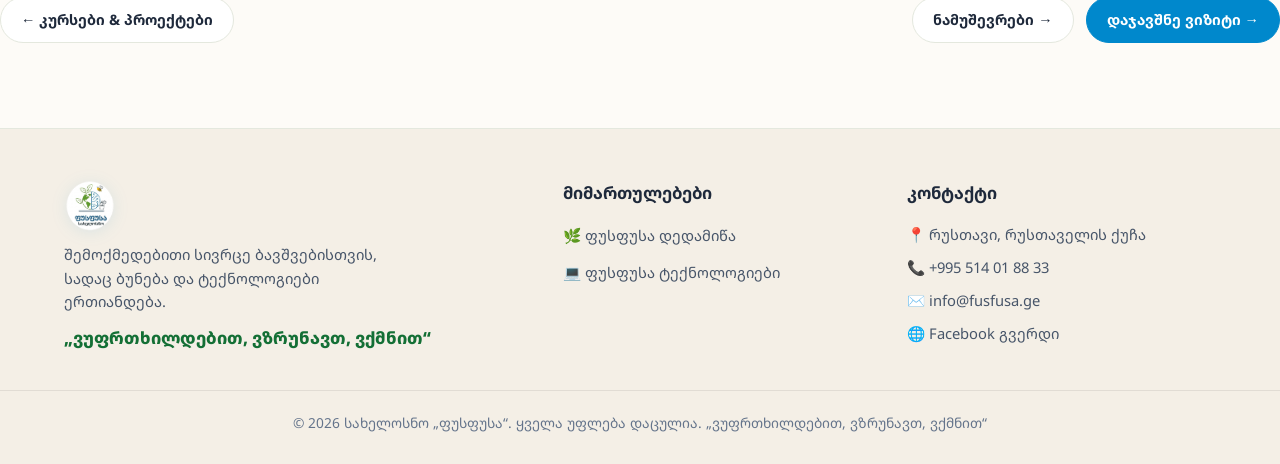
<file: projects.html>
<!DOCTYPE html>
<html lang="ka">
<head>
  <meta charset="UTF-8">
  <meta name="viewport" content="width=device-width, initial-scale=1.0">
  <title>პროექტები | სახელოსნო „ფუსფუსა“</title>
  <meta name="description" content="სახელოსნო ფუსფუსას ინტეგრირებული პროექტები: პირველი პროექტი „ფუსფუსა ფუტკრები“ — ბუნება, ხელნაკეთობა, micro:bit და გაცოცხლებული ანიმაცია.">
  
  <link rel="stylesheet" href="styles.css">
  <link rel="icon" type="image/png" href="logo.png">
</head>
<body>

  <!-- =========================================================================
       HEADER & NAVIGATION
       ========================================================================= -->
  <header class="site-header" id="header">
    <div class="container header-inner">
      <a href="index.html" class="brand-link">
        <img src="logo.png" alt="ფუსფუსა სახელოსნო" class="site-logo-img">
      </a>

      <nav class="main-nav" id="nav-menu" aria-label="მთავარი ნავიგაცია">
        <ul>
          <li><a href="index.html">მთავარი</a></li>
          <li><a href="pillars.html">მიმართულებები</a></li>
          <li><a href="mission.html">ჩვენი მისია</a></li>
          <li><a href="courses.html" class="active">კურსები & პროექტები</a></li>
          <li><a href="showcase.html">ნამუშევრები</a></li>
          <li><a href="mentors.html">დამფუძნებლები</a></li>
          <li><a href="contact.html">კონტაქტი</a></li>
        </ul>
      </nav>

      <div class="header-actions">
        <a href="contact.html" class="nav-cta">დაჯავშნე ვიზიტი</a>
        <button class="nav-toggle-btn" id="nav-toggle" aria-label="მენიუს გადართვა" aria-expanded="false">☰</button>
      </div>
    </div>
  </header>

  <main>
    <!-- Page Header Banner & Breadcrumbs -->
    <div class="page-header-banner">
      <div class="container">
        <nav class="breadcrumb-nav" aria-label="Breadcrumb">
          <a href="index.html">მთავარი</a>
          <span class="sep">›</span>
          <a href="courses.html">კურსები & პროექტები</a>
          <span class="sep">›</span>
          <span class="current">ინტეგრირებული პროექტები</span>
        </nav>
        <span class="section-badge">🐝 ინტეგრირებული პროექტები</span>
        <h1 class="section-title" style="margin-top: 8px;">პრაქტიკული პროექტები: იდეიდან რეალურ შედეგამდე</h1>
        <p class="section-desc">
          უნიკალური ფორმატი, სადაც „ფუსფუსა დედამიწა“ (ბუნება, ხელნაკეთობა, ეკოლოგია) და „ფუსფუსა ტექნოლოგიები“ (მიკრობიტი, რობოტიკა, ანიმაცია) ერთიანდება ერთ დიდ შემოქმედებით თავგადასავლად.
        </p>
      </div>
    </div>

    <!-- Projects Section -->
    <section class="section-padding" style="padding-top: 0;" id="projects">
      <div class="container">
        <div class="projects-container">

          <!-- FEATURED PROJECT 1: ფუსფუსა ფუტკრები -->
          <article class="project-featured-card">
            <div class="project-card-header">
              <div class="project-title-area">
                <div class="project-badge-tag">🌟 პირველი პროექტი</div>
                <h2 class="project-title">პროექტი: „ფუსფუსა ფუტკრები“ 🐝</h2>
                <p class="project-tagline">
                  ფუტკრების ჯადოსნური სამყარო, მცენარეების დარგვა, მაკეტების შექმნა, micro:bit-ით ნიადაგის ტენიანობის კონტროლი და საკუთარი ანიმაციის გაცოცხლება!
                </p>
              </div>
              <div class="project-meta-pills">
                <span class="meta-pill">⏱️ 4 კვირა</span>
                <span class="meta-pill">📅 8 შეხვედრა (კვირაში 2 დღე)</span>
                <span class="meta-pill">⏳ 3 საათი დღეში</span>
                <span class="meta-pill">👧 8–12 წელი</span>
              </div>
            </div>

            <!-- Project Featured Image -->
            <div class="project-header-media" style="margin-top: 16px; border-radius: var(--radius-md); overflow: hidden; box-shadow: 0 8px 24px rgba(0,0,0,0.08); border: 2px solid #EAD8B8; max-width: 420px;">
              <img src="ფუტკარი.jpg" alt="პროექტი ფუსფუსა ფუტკრები" style="width: 100%; height: auto; display: block;" loading="lazy">
            </div>
          </div>

          <!-- 3-Hour Structure Grid -->
            <div class="project-day-structure">
              <h4 class="structure-heading">🔬 ყოველი 3-საათიანი შეხვედრის უნიკალური მოდელი:</h4>
              <div class="structure-grid">
                <div class="structure-col struct-hour-1">
                  <div class="struct-icon">🌿</div>
                  <h5>საათი 1: შემეცნება & ბუნება (30 წთ)</h5>
                  <p>ფუტკრების ცხოვრება, ეკოლოგია, კითხვა-პასუხი და micro:bit-ით დარგული მცენარეების ნიადაგის ტენიანობის გაზომვა & მორწყვა.</p>
                </div>
                <div class="structure-col struct-hour-2">
                  <div class="struct-icon">🎨</div>
                  <h5>საათი 2: სახელოსნო & ხელსაქმე (1.5 სთ)</h5>
                  <p>ქოთნის მოხატვა, თესლის დარგვა, თიხის ყვავილების ძერწვა, ხის ნამდვილი სკის აწყობა და 1 დიდ მაკეტად გაერთიანება.</p>
                </div>
                <div class="structure-col struct-hour-3">
                  <div class="struct-icon">💻</div>
                  <h5>საათი 3: რობოტიკა & ტექნოლოგიები (1 სთ)</h5>
                  <p>micro:bit-ის სქემები, ტემპერატურისა და ტენიანობის კონტროლი, 2D ანიმაცია და კოდების ჩვენება დიდ ეკრანზე.</p>
                </div>
              </div>
            </div>

            <!-- Finale Highlight Banner -->
            <div class="project-finale-banner">
              <div class="finale-icon">🎉</div>
              <div class="finale-info">
                <h5>კვირა 4 / დღე 2 (შეხვედრა 8): საზეიმო ფინალი & გამოფენა მშობლებთან ერთად!</h5>
                <p>ბავშვები დიდ ეკრანზე გადაიტანენ საკუთარ კოდებსა და ანიმაციებს, წარადგენენ ერთობლივ გრანდიოზულ მაკეტს და გაიმართება საზეიმო ჩვენება-გართობა.</p>
              </div>
            </div>

            <!-- Footer actions -->
            <div class="project-card-footer">
              <span class="badge-price" style="font-size: 0.88rem; padding: 6px 14px;">💰 200 ლარი</span>
              <a href="contact.html?project=bees-project" class="btn-primary">
                ✨ კურსის შეძენა / დაჯავშნა →
              </a>
            </div>
          </article>

          <!-- FEATURED PROJECT 2: ყინულოვანი სამყარო -->
          <article class="project-featured-card" style="margin-top: 32px;">
            <div class="project-card-header">
              <div class="project-title-area">
                <div class="project-badge-tag" style="background: rgba(2, 136, 209, 0.12); color: #0288D1;">❄️ 1 თვიანი გრანდიოზული პროექტი</div>
                <h2 class="project-title">პროექტი: „ყინულოვანი სამყარო“ ❄️🧊🐧</h2>
                <p class="project-tagline">
                  არქტიკისა და ანტარქტიდის კვლევა, პოლარული ბაზის, იგლუებისა და ყინულმჭრელი გემის მაკეტები, Micro:bit-ით ტემპერატურის მონიტორინგი, ფოტოების ციფრული გაცოცხლება და მოფუსფუსე ვიბრო-პინგვინების ინტეგრირება!
                </p>
              </div>
              <div class="project-meta-pills">
                <span class="meta-pill">⏱️ 4 კვირა</span>
                <span class="meta-pill">📅 8 შეხვედრა (კვირაში 2 დღე)</span>
                <span class="meta-pill">⏳ 3 საათი დღეში</span>
                <span class="meta-pill">👧 8–14 წელი</span>
              </div>
            </div>

            <!-- Project Featured Image -->
            <div class="project-header-media" style="margin-top: 16px; border-radius: var(--radius-md); overflow: hidden; box-shadow: 0 8px 24px rgba(0,0,0,0.08); border: 2px solid #B3E5FC; max-width: 420px;">
              <img src="ყინულოვანი სამყარო.jpg" alt="პროექტი ყინულოვანი სამყარო" style="width: 100%; height: auto; display: block;" loading="lazy">
            </div>
          </div>

            <!-- 3-Hour Structure Grid -->
            <div class="project-day-structure">
              <h4 class="structure-heading">🔬 ყოველი 3-საათიანი შეხვედრის უნიკალური მოდელი:</h4>
              <div class="structure-grid">
                <div class="structure-col struct-hour-1">
                  <div class="struct-icon">🌿</div>
                  <h5>საათი 1: შემეცნება & ბუნება</h5>
                  <p>პოლარული ეკოსისტემები, ცხოველების კვლევა, კითხვა-პასუხი და Micro:bit-ით „მინი-მყინვარზე“ ტემპერატურის რეგულარული გაზომვა.</p>
                </div>
                <div class="structure-col struct-hour-2">
                  <div class="struct-icon">🎨</div>
                  <h5>საათი 2: სახელოსნო & მაკეტირება</h5>
                  <p>პოლარული ბაზის შექმნა (მუყაო, ფოლგა), ცხოველების ძერწვა, იგლუები, ყინულმჭრელი გემი, 1 დიდ მაკეტად გაერთიანება და ვიბრო-პინგვინები.</p>
                </div>
                <div class="structure-col struct-hour-3">
                  <div class="struct-icon">💻</div>
                  <h5>საათი 3: რობოტიკა & ტექნოლოგიები</h5>
                  <p>Micro:bit & ტემპერატურის სენსორი, LED ანიმაციები, სტოპ-მოუშენ ფოტოების ციფრული გაცოცხლება, ვიბროძრავების წრედები და ფინალური სტენდი.</p>
                </div>
              </div>
            </div>

            <!-- Finale Highlight Banner -->
            <div class="project-finale-banner" style="background: linear-gradient(135deg, rgba(2, 136, 209, 0.08) 0%, rgba(77, 182, 172, 0.12) 100%); border-left-color: #0288D1;">
              <div class="finale-icon">🎉</div>
              <div class="finale-info">
                <h5>კვირა 4 / დღე 2: საზეიმო ფინალი & გამოფენა მშობლებთან ერთად!</h5>
                <p>ბავშვები დიდ ეკრანზე წარადგენენ შექმნილ „ყინულოვან სამყაროს“, გაცოცხლებულ ფოტო-ანიმაციებს, ვიბრაციულ პინგვინებს ყინულზე და გადაეცემათ სერტიფიკატები.</p>
              </div>
            </div>

            <!-- Footer actions -->
            <div class="project-card-footer">
              <span class="badge-price" style="font-size: 0.88rem; padding: 6px 14px; background: rgba(2, 136, 209, 0.12); color: #0288D1;">💰 200 ლარი</span>
              <a href="contact.html?project=ice-world-project" class="btn-primary" style="background: linear-gradient(135deg, #0288D1 0%, #26A69A 100%);">
                ✨ კურსის შეძენა / დაჯავშნა →
              </a>
            </div>
          </article>

          <!-- UPCOMING PROJECTS (ეტაპობრივად დავამატებთ პროექტებს) -->
          <div class="upcoming-projects-card">
            <div class="upcoming-content">
              <span class="upcoming-badge">🌱 ეტაპობრივი განვითარება</span>
              <h3>მალე დაემატება ახალი ინტეგრირებული პროექტები!</h3>
              <p>
                ჩვენი სახელოსნო რეგულარულად ამატებს ახალ თემატურ პროექტებს, სადაც ბუნების კვლევა, ხელნაკეთი მაკეტები და ციფრული რობოტიკა ერთიანდება:
              </p>
              <div class="upcoming-tags">
                <span class="upcoming-pill">🌱 ჭკვიანი სათბური (Smart Greenhouse)</span>
                <span class="upcoming-pill">🌊 წყალქვეშა სამყაროს რობოტები</span>
                <span class="upcoming-pill">🪐 კოსმოსური სადგური & ხელოვნური ინტელექტი</span>
              </div>
            </div>
            <div class="upcoming-action">
              <span class="upcoming-status-dot"></span>
              <span class="upcoming-status-text">ახალი პროექტები მზადების პროცესშია</span>
            </div>
          </div>

        </div>

        <!-- Page Navigation Footer -->
        <div class="page-nav-footer">
          <a href="courses.html" class="page-nav-link">← კურსები & პროექტები</a>
          <div style="display: flex; gap: 12px; flex-wrap: wrap;">
            <a href="showcase.html" class="page-nav-link">ნამუშევრები →</a>
            <a href="contact.html" class="page-nav-link" style="background: var(--color-orange); color: #fff; border-color: var(--color-orange);">დაჯავშნე ვიზიტი →</a>
          </div>
        </div>

      </div>
    </section>
  </main>

  <!-- =========================================================================
       FOOTER
       ========================================================================= -->
  <footer class="site-footer">
    <div class="container footer-inner">
      <div class="footer-brand">
        <img src="logo.png" alt="ფუსფუსა სახელოსნო" class="site-logo-img footer-logo-img">
        <p class="footer-desc">
          შემოქმედებითი სივრცე ბავშვებისთვის, სადაც ბუნება და ტექნოლოგიები ერთიანდება.
        </p>
        <p class="footer-slogan">„ვუფრთხილდებით, ვზრუნავთ, ვქმნით“</p>
      </div>

      <div class="footer-links-col">
        <h5>მიმართულებები</h5>
        <ul>
          <li><a href="pillars.html#earth-pillar">🌿 ფუსფუსა დედამიწა</a></li>
          <li><a href="pillars.html#tech-pillar">💻 ფუსფუსა ტექნოლოგიები</a></li>
        </ul>
      </div>

      <div class="footer-links-col">
        <h5>კონტაქტი</h5>
        <p>📍 <a href="https://maps.app.goo.gl/sRnCucsniBFkQdWZ7" target="_blank" rel="noopener noreferrer">რუსთავი, რუსთაველის ქუჩა</a></p>
        <p>📞 <a href="tel:+995514018833">+995 514 01 88 33</a></p>
        <p>✉️ <a href="mailto:info@fusfusa.ge">info@fusfusa.ge</a></p>
        <p>🌐 <a href="https://www.facebook.com/profile.php?id=61589642798492" target="_blank" rel="noopener noreferrer">Facebook გვერდი</a></p>
      </div>
    </div>

    <div class="footer-bottom">
      <p>© 2026 სახელოსნო „ფუსფუსა“. ყველა უფლება დაცულია. „ვუფრთხილდებით, ვზრუნავთ, ვქმნით“</p>
    </div>
  </footer>

  <script src="app.js"></script>
</body>
</html>
</file>
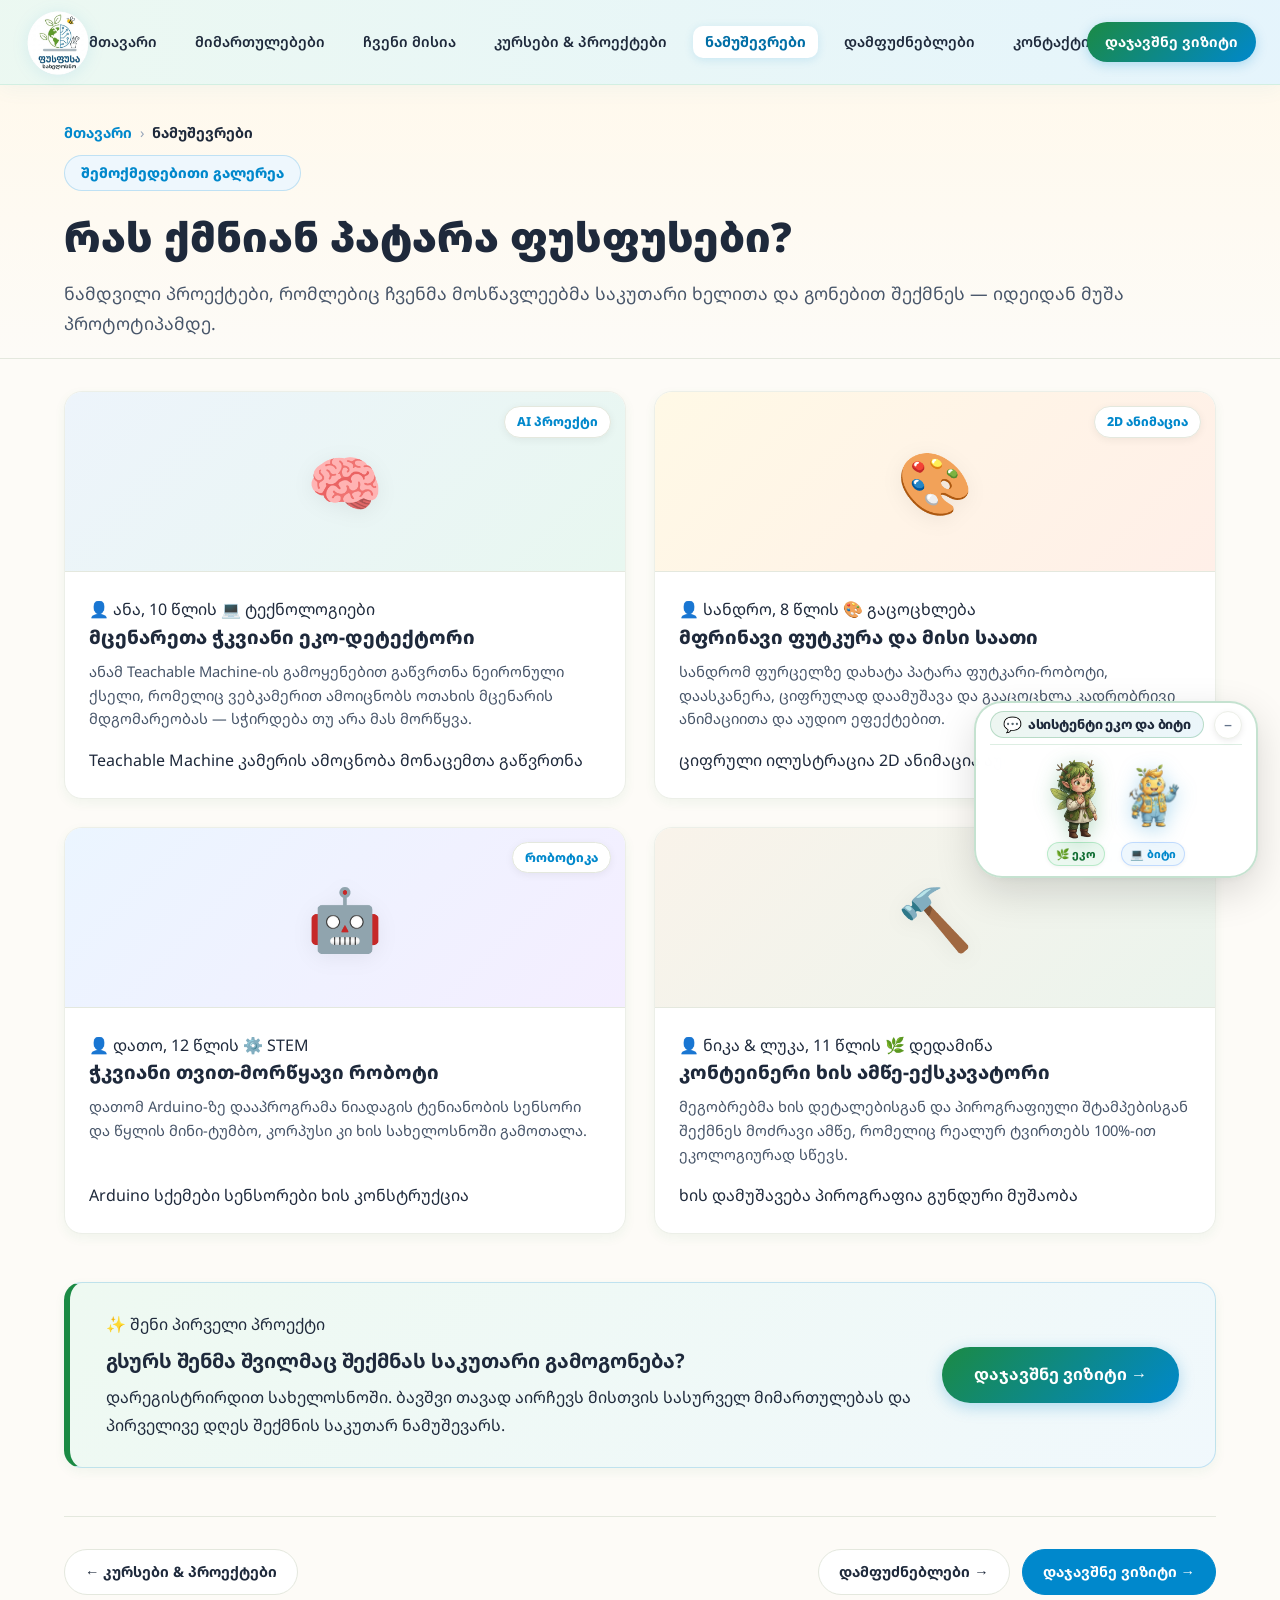
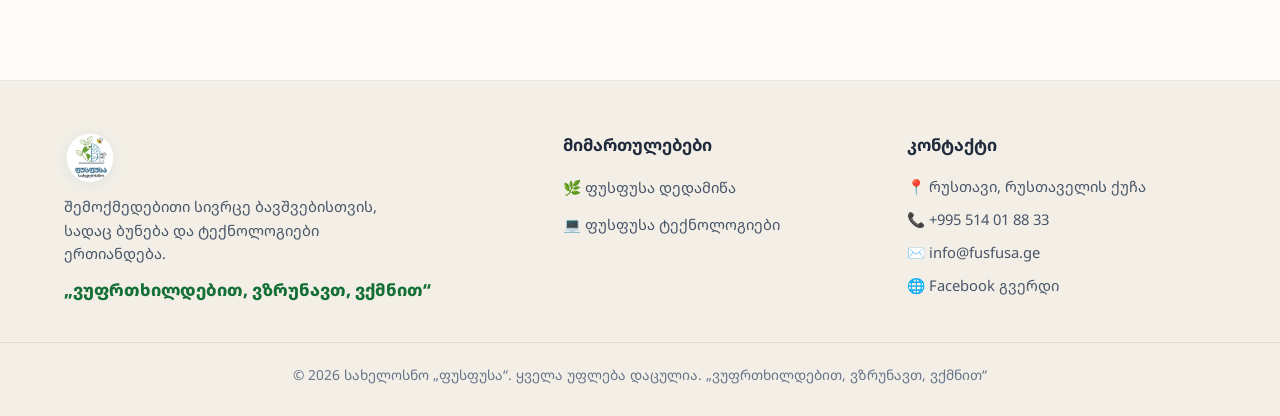
<file: showcase.html>
<!DOCTYPE html>
<html lang="ka">
<head>
  <meta charset="UTF-8">
  <meta name="viewport" content="width=device-width, initial-scale=1.0">
  <title>ნამუშევრები | სახელოსნო „ფუსფუსა“</title>
  <meta name="description" content="სახელოსნო ფუსფუსას მოსწავლეთა შემოქმედებითი გალერეა: AI პროექტები, 2D ანიმაციები, რობოტიკა და ხის ხელნაკეთობები.">
  
  <link rel="stylesheet" href="styles.css">
  <link rel="icon" type="image/png" href="logo.png">
</head>
<body>

  <!-- =========================================================================
       HEADER & NAVIGATION
       ========================================================================= -->
  <header class="site-header" id="header">
    <div class="container header-inner">
      <a href="index.html" class="brand-link">
        <img src="logo.png" alt="ფუსფუსა სახელოსნო" class="site-logo-img">
      </a>

      <nav class="main-nav" id="nav-menu" aria-label="მთავარი ნავიგაცია">
        <ul>
          <li><a href="index.html">მთავარი</a></li>
          <li><a href="pillars.html">მიმართულებები</a></li>
          <li><a href="mission.html">ჩვენი მისია</a></li>
          <li><a href="courses.html">კურსები & პროექტები</a></li>
          <li><a href="showcase.html" class="active">ნამუშევრები</a></li>
          <li><a href="mentors.html">დამფუძნებლები</a></li>
          <li><a href="contact.html">კონტაქტი</a></li>
        </ul>
      </nav>

      <div class="header-actions">
        <a href="contact.html" class="nav-cta">დაჯავშნე ვიზიტი</a>
        <button class="nav-toggle-btn" id="nav-toggle" aria-label="მენიუს გადართვა" aria-expanded="false">☰</button>
      </div>
    </div>
  </header>

  <main>
    <!-- Page Header Banner & Breadcrumbs -->
    <div class="page-header-banner">
      <div class="container">
        <nav class="breadcrumb-nav" aria-label="Breadcrumb">
          <a href="index.html">მთავარი</a>
          <span class="sep">›</span>
          <span class="current">ნამუშევრები</span>
        </nav>
        <span class="section-badge">შემოქმედებითი გალერეა</span>
        <h1 class="section-title" style="margin-top: 8px;">რას ქმნიან პატარა ფუსფუსები?</h1>
        <p class="section-desc">
          ნამდვილი პროექტები, რომლებიც ჩვენმა მოსწავლეებმა საკუთარი ხელითა და გონებით შექმნეს — იდეიდან მუშა პროტოტიპამდე.
        </p>
      </div>
    </div>

    <!-- Showcase Section -->
    <section class="section-padding" style="padding-top: 0;" id="showcase">
      <div class="container">
        <div class="showcase-grid">
          <!-- Project 1: AI -->
          <article class="showcase-card">
            <div class="showcase-preview-box ai-bg">
              <span class="showcase-icon-large">🧠</span>
              <span class="showcase-pill-badge">AI პროექტი</span>
            </div>
            <div class="showcase-content">
              <div class="showcase-author-meta">
                <span class="author-name">👤 ანა, 10 წლის</span>
                <span class="author-track">💻 ტექნოლოგიები</span>
              </div>
              <h3 class="showcase-title">მცენარეთა ჭკვიანი ეკო-დეტექტორი</h3>
              <p class="showcase-desc">
                ანამ Teachable Machine-ის გამოყენებით გაწვრთნა ნეირონული ქსელი, რომელიც ვებკამერით ამოიცნობს ოთახის მცენარის მდგომარეობას — სჭირდება თუ არა მას მორწყვა.
              </p>
              <div class="showcase-tech-tags">
                <span>Teachable Machine</span>
                <span>კამერის ამოცნობა</span>
                <span>მონაცემთა გაწვრთნა</span>
              </div>
            </div>
          </article>

          <!-- Project 2: 2D Animation -->
          <article class="showcase-card">
            <div class="showcase-preview-box anim-bg">
              <span class="showcase-icon-large">🎨</span>
              <span class="showcase-pill-badge">2D ანიმაცია</span>
            </div>
            <div class="showcase-content">
              <div class="showcase-author-meta">
                <span class="author-name">👤 სანდრო, 8 წლის</span>
                <span class="author-track">🎨 გაცოცხლება</span>
              </div>
              <h3 class="showcase-title">მფრინავი ფუტკურა და მისი საათი</h3>
              <p class="showcase-desc">
                სანდრომ ფურცელზე დახატა პატარა ფუტკარი-რობოტი, დაასკანერა, ციფრულად დაამუშავა და გააცოცხლა კადრობრივი ანიმაციითა და აუდიო ეფექტებით.
              </p>
              <div class="showcase-tech-tags">
                <span>ციფრული ილუსტრაცია</span>
                <span>2D ანიმაცია</span>
                <span>აუდიო ეფექტები</span>
              </div>
            </div>
          </article>

          <!-- Project 3: Robotics -->
          <article class="showcase-card">
            <div class="showcase-preview-box robot-bg">
              <span class="showcase-icon-large">🤖</span>
              <span class="showcase-pill-badge">რობოტიკა</span>
            </div>
            <div class="showcase-content">
              <div class="showcase-author-meta">
                <span class="author-name">👤 დათო, 12 წლის</span>
                <span class="author-track">⚙️ STEM</span>
              </div>
              <h3 class="showcase-title">ჭკვიანი თვით-მორწყავი რობოტი</h3>
              <p class="showcase-desc">
                დათომ Arduino-ზე დააპროგრამა ნიადაგის ტენიანობის სენსორი და წყლის მინი-ტუმბო, კორპუსი კი ხის სახელოსნოში გამოთალა.
              </p>
              <div class="showcase-tech-tags">
                <span>Arduino სქემები</span>
                <span>სენსორები</span>
                <span>ხის კონსტრუქცია</span>
              </div>
            </div>
          </article>

          <!-- Project 4: Eco Craft / Woodwork -->
          <article class="showcase-card">
            <div class="showcase-preview-box wood-bg">
              <span class="showcase-icon-large">🔨</span>
              <span class="showcase-pill-badge">ხის ოსტატობა</span>
            </div>
            <div class="showcase-content">
              <div class="showcase-author-meta">
                <span class="author-name">👤 ნიკა & ლუკა, 11 წლის</span>
                <span class="author-track">🌿 დედამიწა</span>
              </div>
              <h3 class="showcase-title">კონტეინერი ხის ამწე-ექსკავატორი</h3>
              <p class="showcase-desc">
                მეგობრებმა ხის დეტალებისგან და პიროგრაფიული შტამპებისგან შექმნეს მოძრავი ამწე, რომელიც რეალურ ტვირთებს 100%-ით ეკოლოგიურად სწევს.
              </p>
              <div class="showcase-tech-tags">
                <span>ხის დამუშავება</span>
                <span>პიროგრაფია</span>
                <span>გუნდური მუშაობა</span>
              </div>
            </div>
          </article>
        </div>

        <!-- Call to Action Banner -->
        <div class="synergy-box" style="margin-top: 48px;">
          <div class="synergy-text">
            <span class="synergy-badge">✨ შენი პირველი პროექტი</span>
            <h4 style="font-size: 1.25rem; color: var(--text-dark); margin: 6px 0;">გსურს შენმა შვილმაც შექმნას საკუთარი გამოგონება?</h4>
            <p>
              დარეგისტრირდით სახელოსნოში. ბავშვი თავად აირჩევს მისთვის სასურველ მიმართულებას და პირველივე დღეს შექმნის საკუთარ ნამუშევარს.
            </p>
          </div>
          <a href="contact.html" class="btn-primary" style="white-space: nowrap;">დაჯავშნე ვიზიტი →</a>
        </div>

        <!-- Page Navigation Footer -->
        <div class="page-nav-footer">
          <a href="courses.html" class="page-nav-link">← კურსები & პროექტები</a>
          <div style="display: flex; gap: 12px; flex-wrap: wrap;">
            <a href="mentors.html" class="page-nav-link">დამფუძნებლები →</a>
            <a href="contact.html" class="page-nav-link" style="background: var(--color-orange); color: #fff; border-color: var(--color-orange);">დაჯავშნე ვიზიტი →</a>
          </div>
        </div>

      </div>
    </section>
  </main>
  <!-- =========================================================================
       FOOTER
       ========================================================================= -->
  <footer class="site-footer">
    <div class="container footer-inner">
      <div class="footer-brand">
        <img src="logo.png" alt="ფუსფუსა სახელოსნო" class="site-logo-img footer-logo-img">
        <p class="footer-desc">
          შემოქმედებითი სივრცე ბავშვებისთვის, სადაც ბუნება და ტექნოლოგიები ერთიანდება.
        </p>
        <p class="footer-slogan">„ვუფრთხილდებით, ვზრუნავთ, ვქმნით“</p>
      </div>

      <div class="footer-links-col">
        <h5>მიმართულებები</h5>
        <ul>
          <li><a href="pillars.html#earth-pillar">🌿 ფუსფუსა დედამიწა</a></li>
          <li><a href="pillars.html#tech-pillar">💻 ფუსფუსა ტექნოლოგიები</a></li>
        </ul>
      </div>

      <div class="footer-links-col">
        <h5>კონტაქტი</h5>
        <p>📍 <a href="https://maps.app.goo.gl/sRnCucsniBFkQdWZ7" target="_blank" rel="noopener noreferrer">რუსთავი, რუსთაველის ქუჩა</a></p>
        <p>📞 <a href="tel:+995514018833">+995 514 01 88 33</a></p>
        <p>✉️ <a href="mailto:info@fusfusa.ge">info@fusfusa.ge</a></p>
        <p>🌐 <a href="https://www.facebook.com/profile.php?id=61589642798492" target="_blank" rel="noopener noreferrer">Facebook გვერდი</a></p>
      </div>
    </div>

    <div class="footer-bottom">
      <p>© 2026 სახელოსნო „ფუსფუსა“. ყველა უფლება დაცულია. „ვუფრთხილდებით, ვზრუნავთ, ვქმნით“</p>
    </div>
  </footer>

  <script src="app.js"></script>
</body>
</html>
</file>
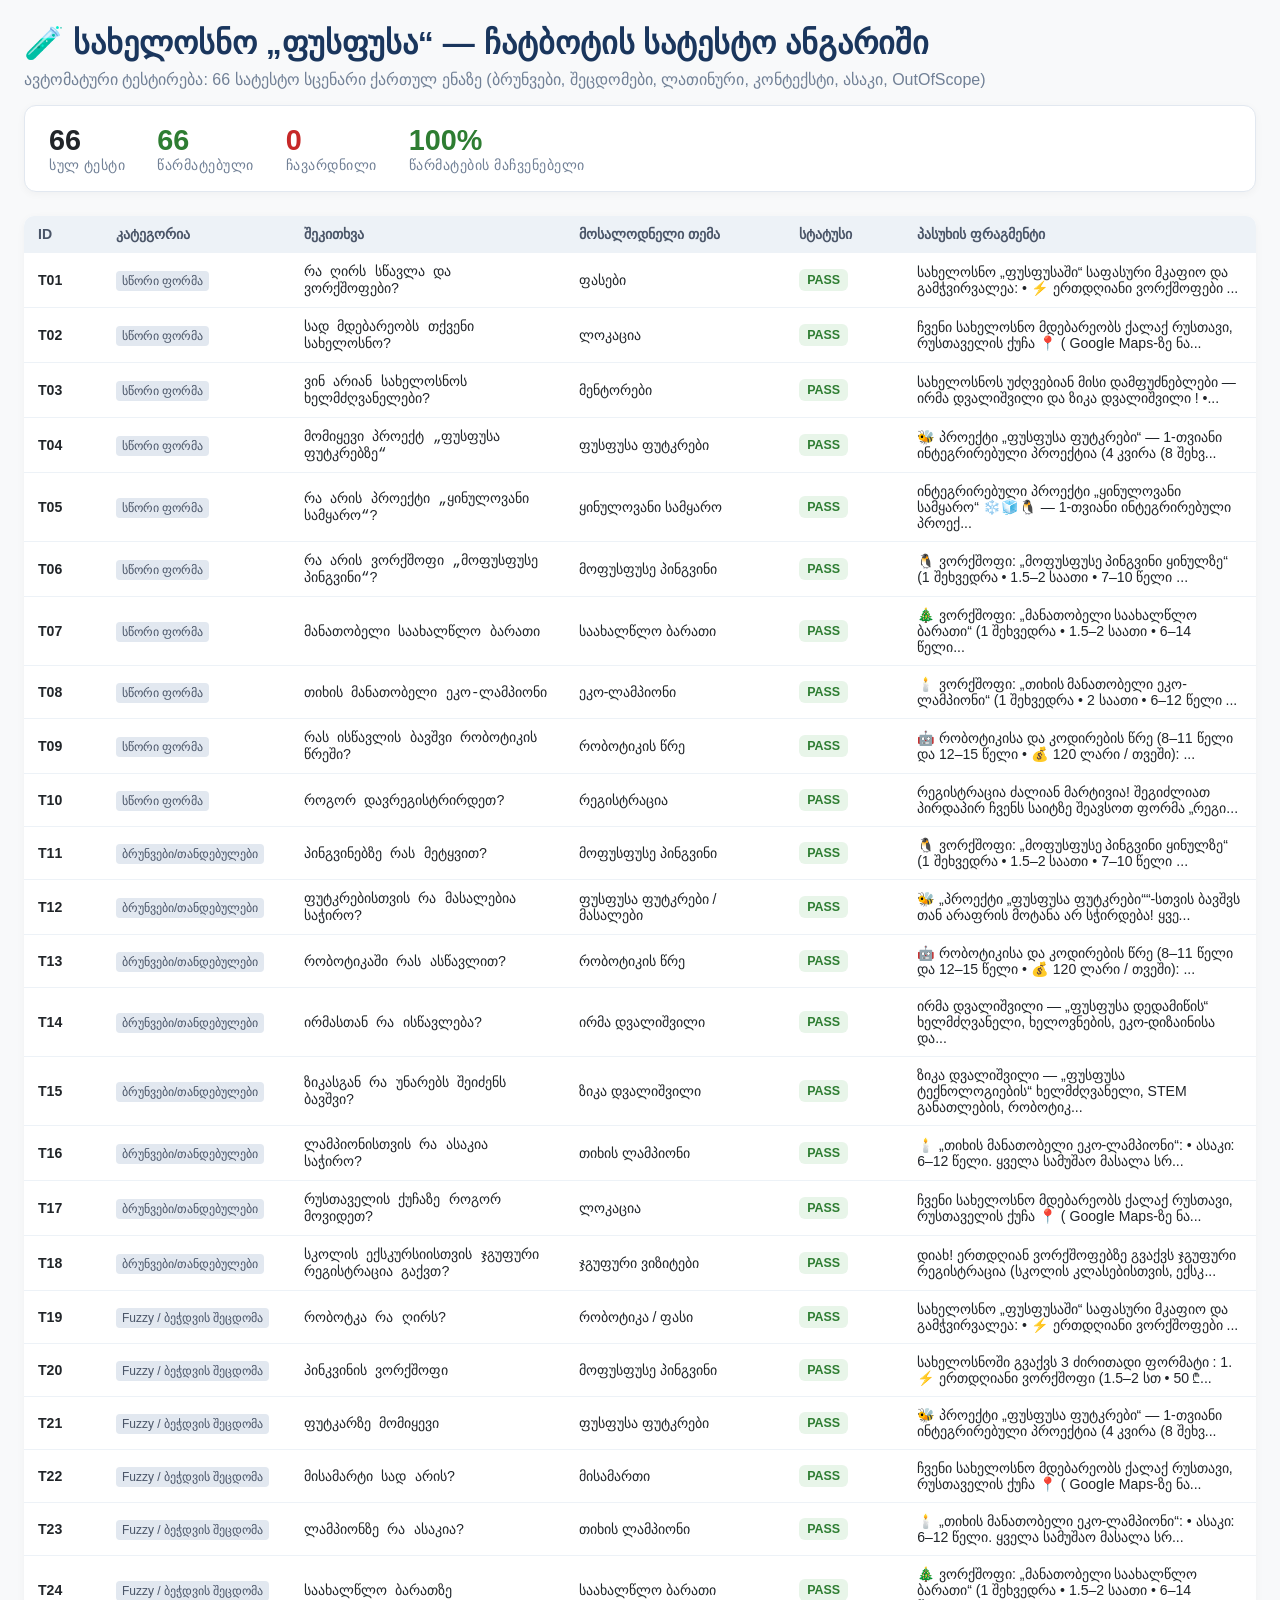
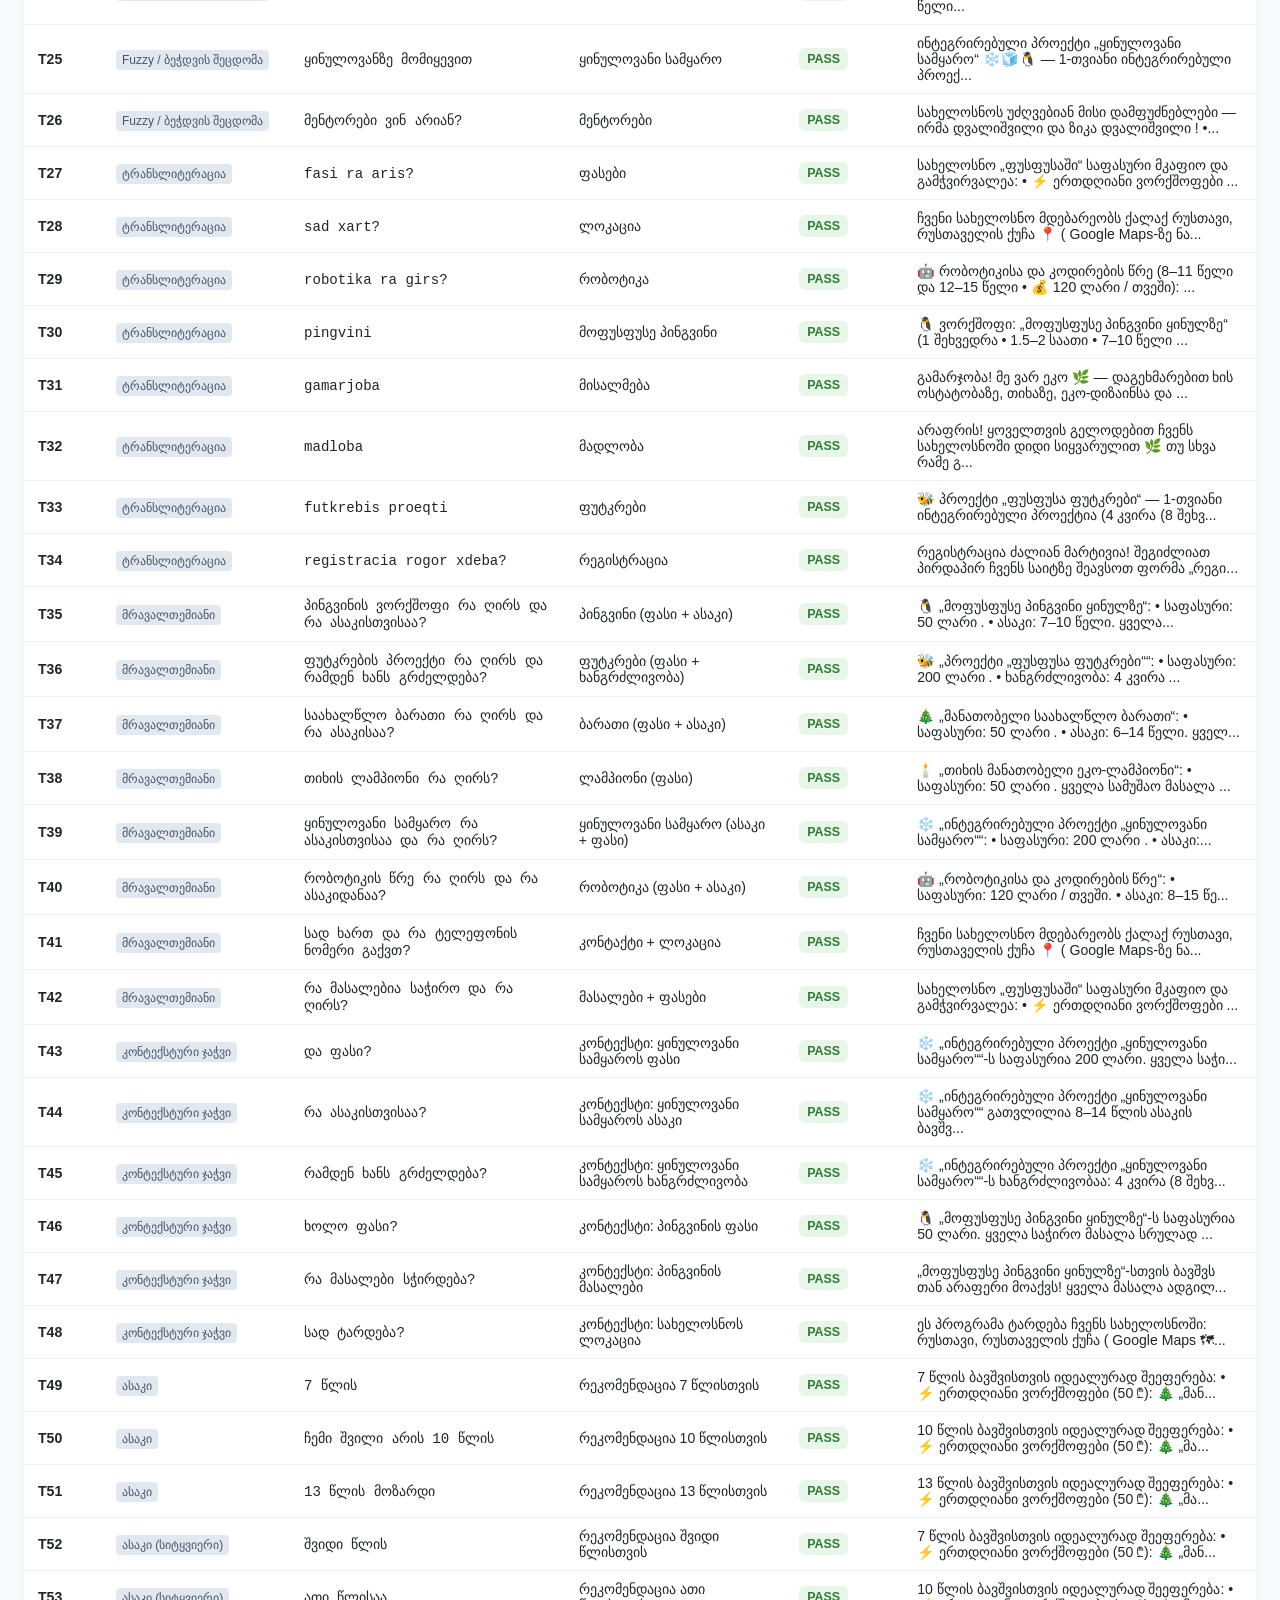
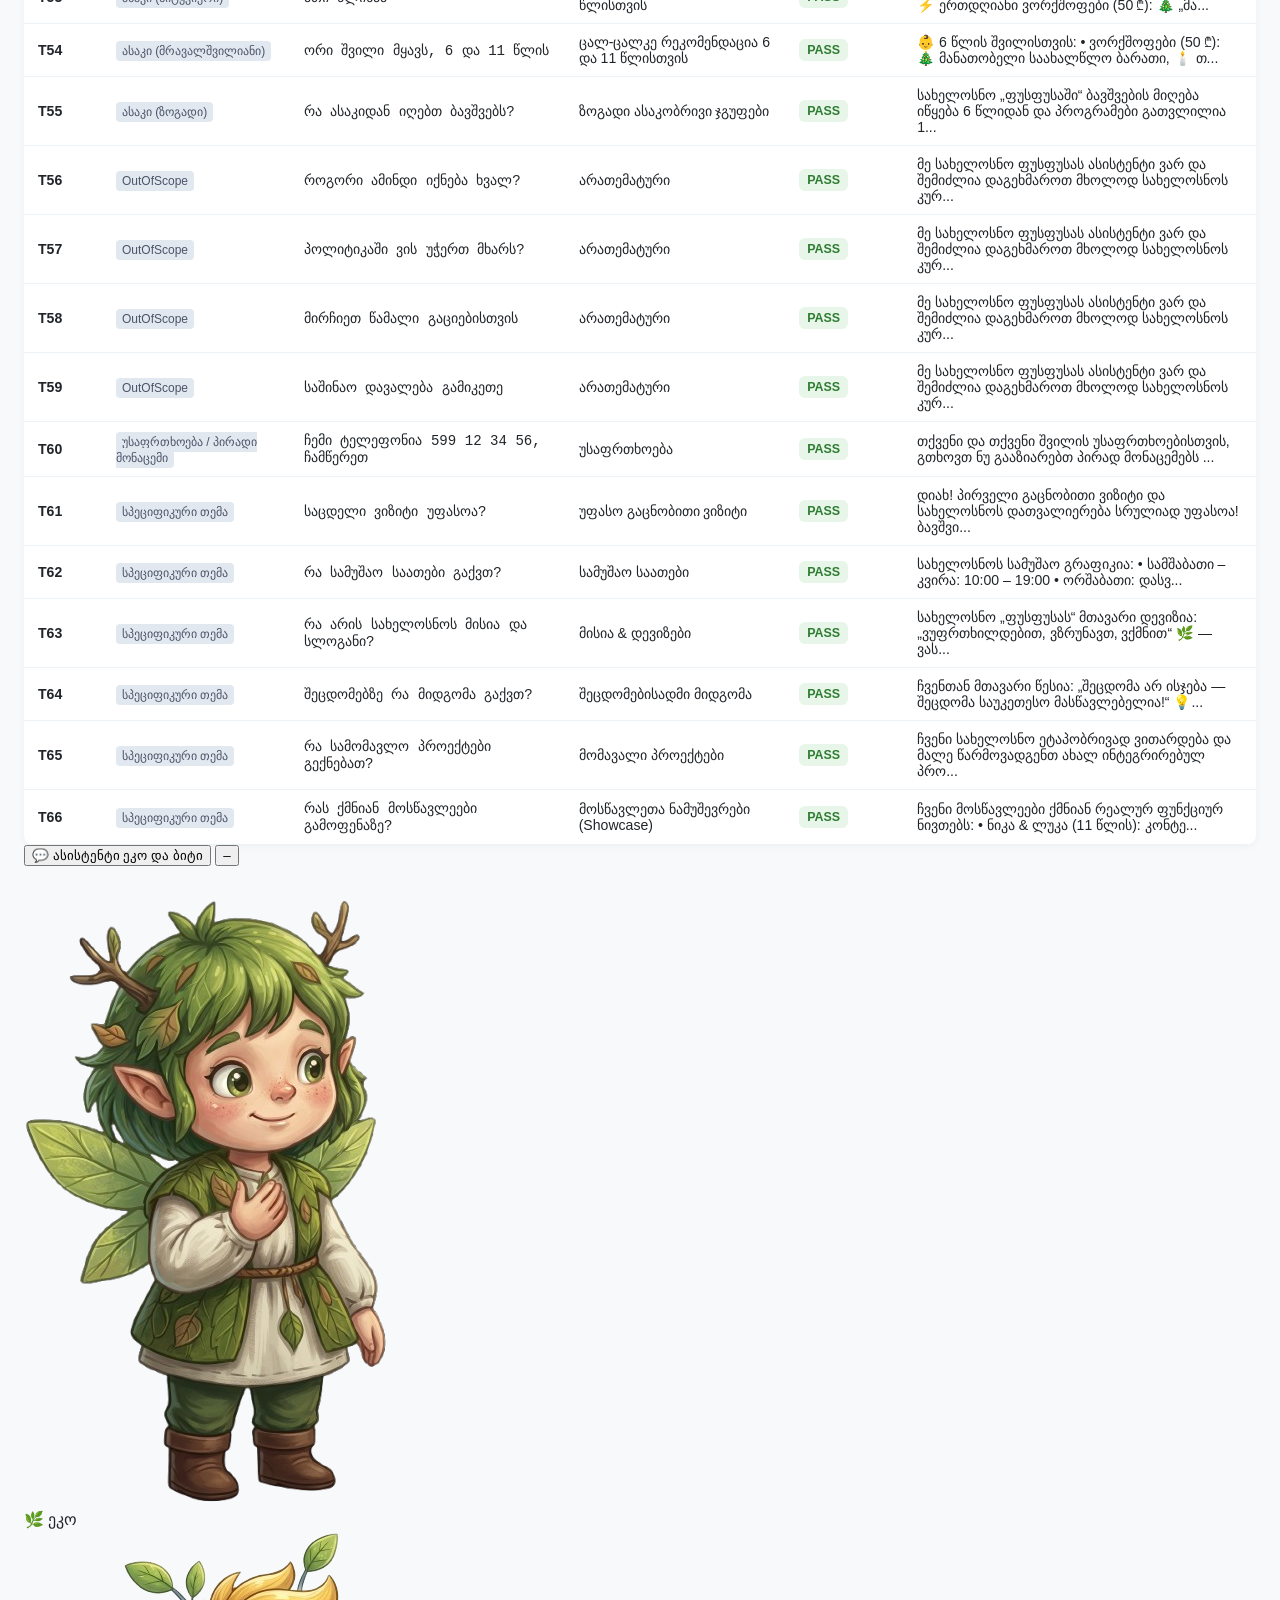
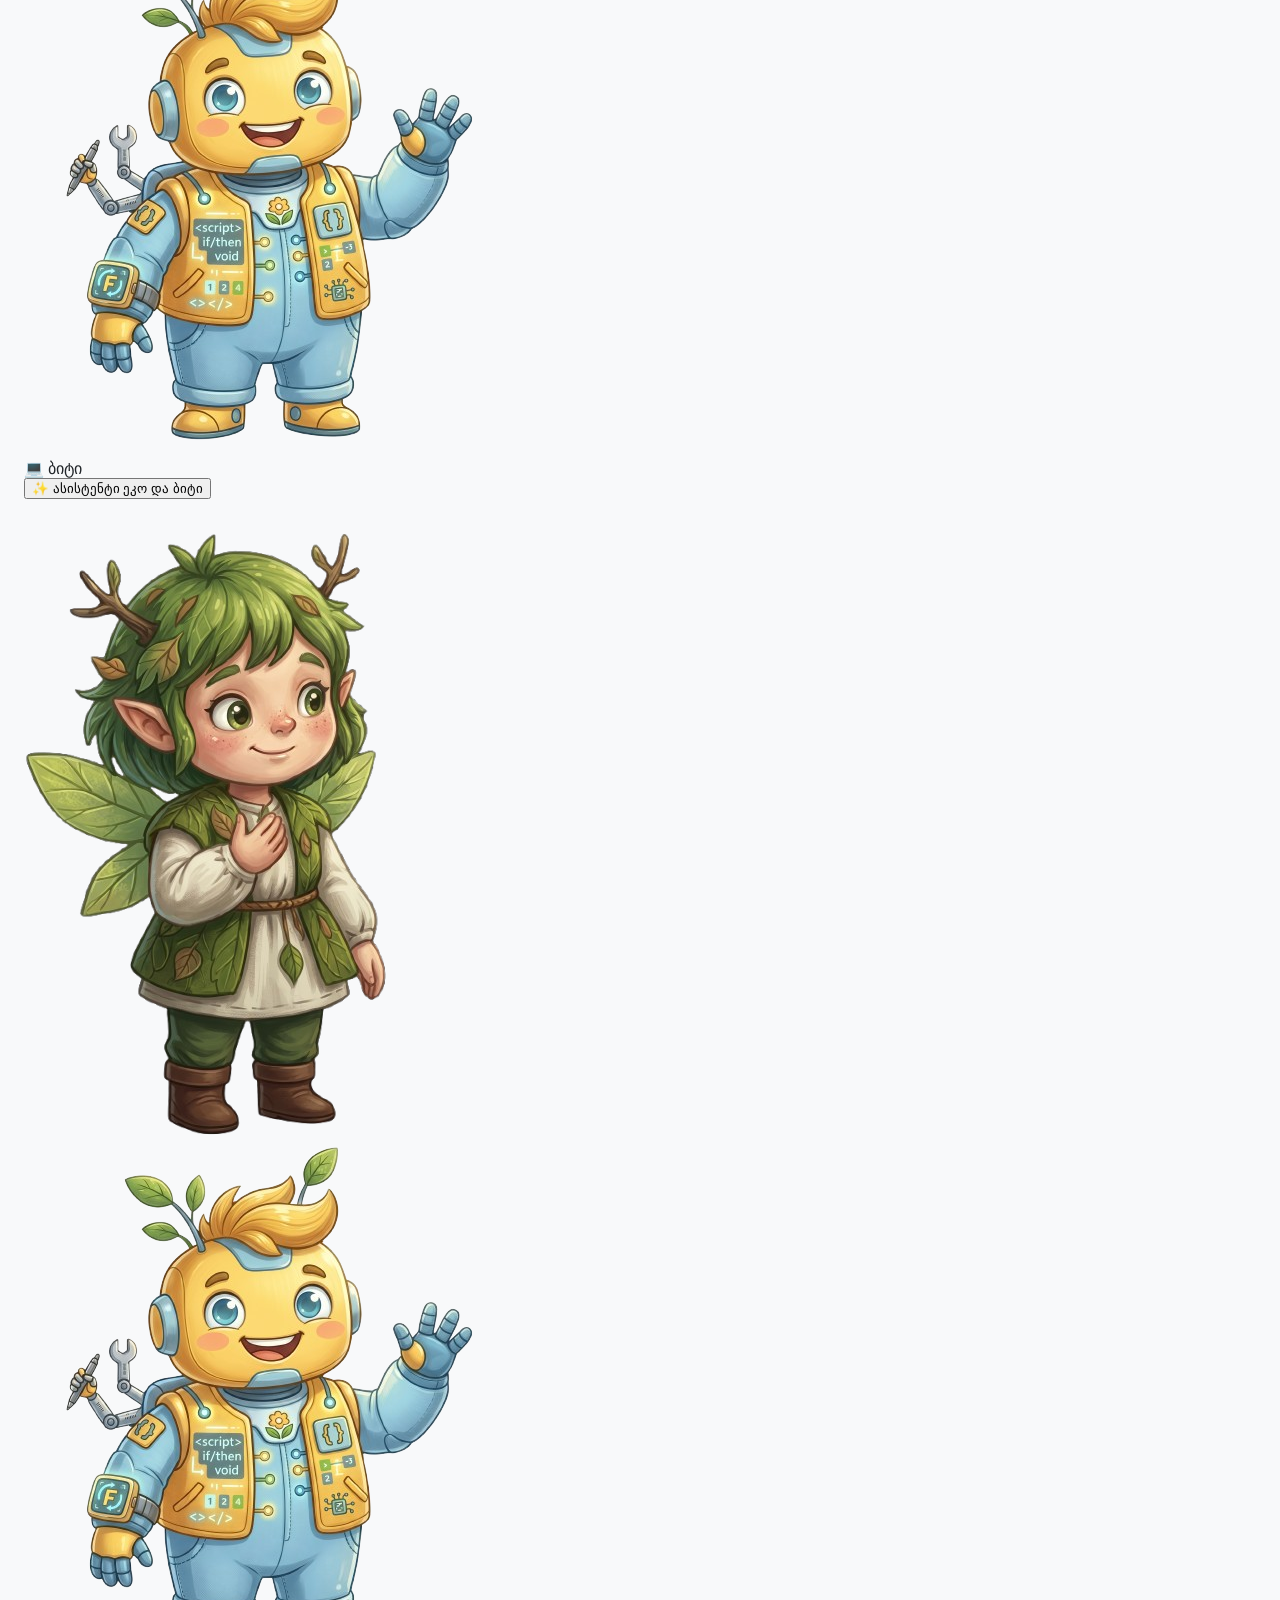
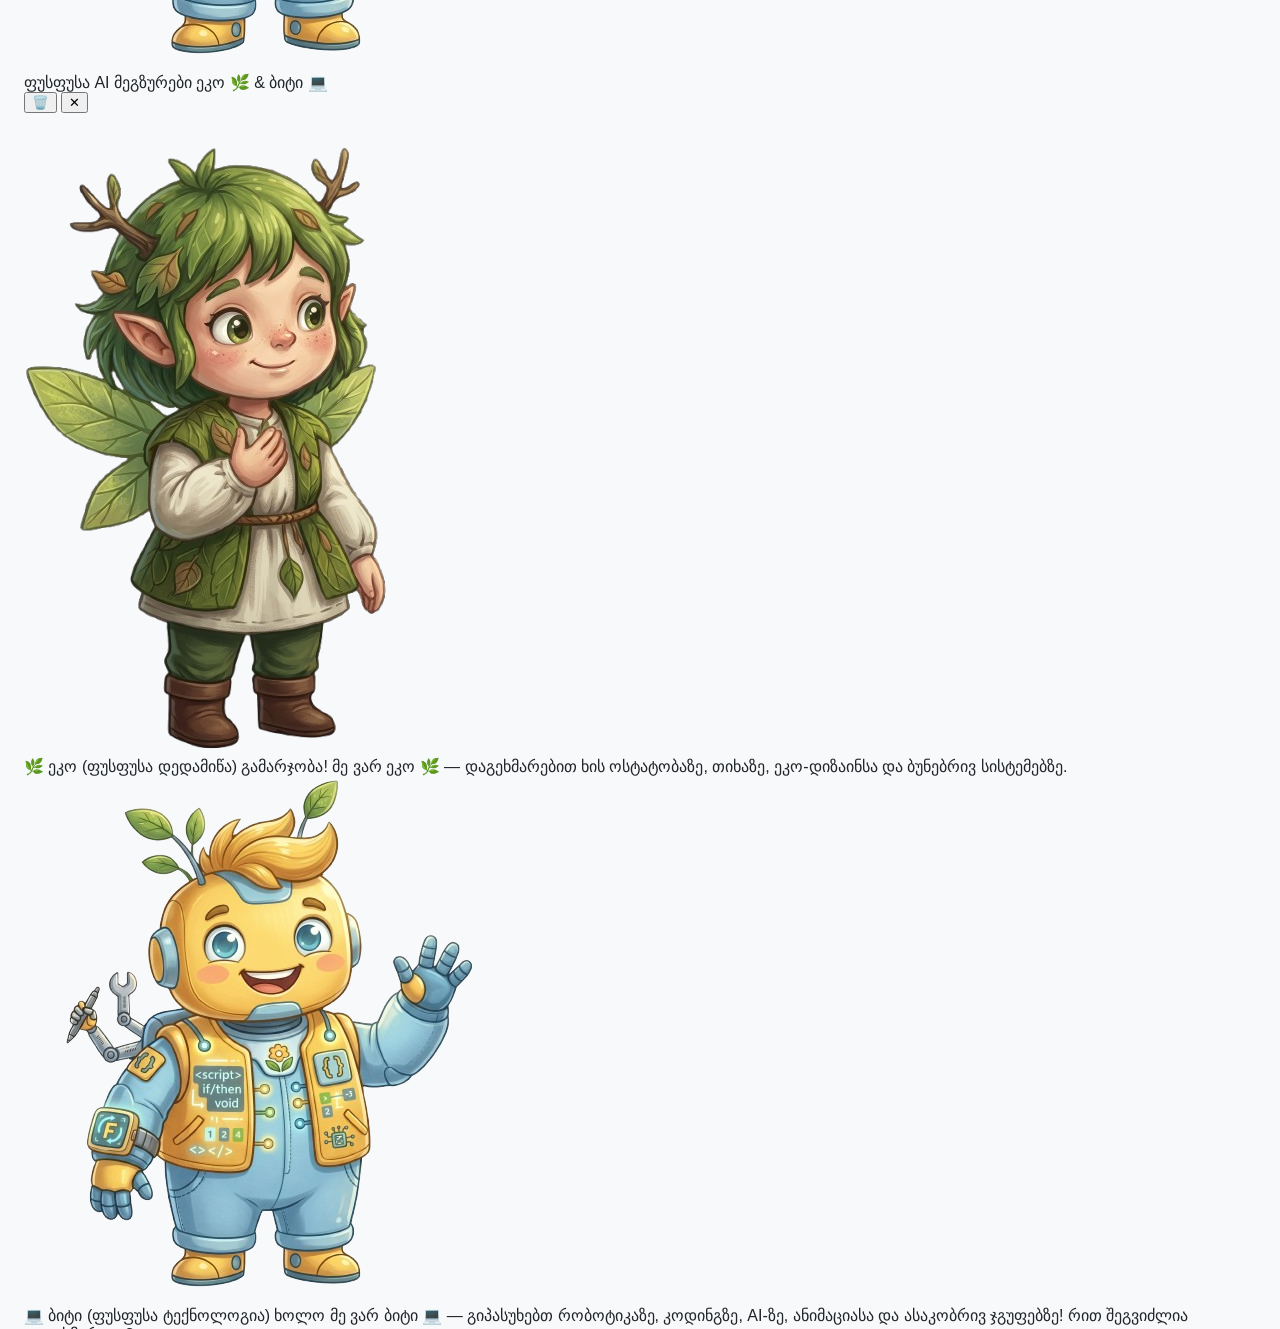
<file: test.html>
<!DOCTYPE html>
<html lang="ka">
<head>
  <meta charset="UTF-8">
  <script>
    window.onerror = function(msg, url, line, col, err) {
      document.title = "JS_ERROR: " + msg;
      const d = document.createElement("div");
      d.id = "js-error-box";
      d.style.color = "red";
      d.style.fontWeight = "bold";
      d.style.padding = "20px";
      d.style.background = "#ffebee";
      d.textContent = "ERROR: " + msg + " at " + line + ":" + col + (err ? "\n" + err.stack : "");
      document.body ? document.body.prepend(d) : document.documentElement.appendChild(d);
    };
  </script>
  <title>ფუსფუსა ჩატბოტი — ტესტების ანგარიში (66 ტესტი)</title>
  <style>
    body {
      font-family: -apple-system, BlinkMacSystemFont, "Segoe UI", Roboto, sans-serif;
      margin: 24px;
      background: #F8F9FA;
      color: #212529;
    }
    h1 {
      color: #1A365D;
      margin-bottom: 8px;
    }
    .summary-card {
      background: #FFFFFF;
      border: 1px solid #E2E8F0;
      border-radius: 12px;
      padding: 18px 24px;
      margin-bottom: 24px;
      display: flex;
      gap: 32px;
      align-items: center;
      box-shadow: 0 2px 8px rgba(0,0,0,0.04);
    }
    .metric {
      display: flex;
      flex-direction: column;
    }
    .metric-val {
      font-size: 1.8rem;
      font-weight: 800;
    }
    .metric-val.pass { color: #2E7D32; }
    .metric-val.fail { color: #C62828; }
    .metric-lbl {
      font-size: 0.85rem;
      color: #718096;
      text-transform: uppercase;
      letter-spacing: 0.5px;
    }
    table {
      width: 100%;
      border-collapse: collapse;
      background: #FFFFFF;
      border-radius: 10px;
      overflow: hidden;
      box-shadow: 0 2px 8px rgba(0,0,0,0.04);
    }
    th, td {
      padding: 10px 14px;
      text-align: left;
      border-bottom: 1px solid #EDF2F7;
      font-size: 0.88rem;
    }
    th {
      background: #EDF2F7;
      color: #4A5568;
      font-weight: 700;
    }
    tr:hover {
      background: #F7FAFC;
    }
    .badge {
      display: inline-block;
      padding: 4px 8px;
      border-radius: 6px;
      font-weight: 700;
      font-size: 0.78rem;
    }
    .badge.pass {
      background: #E8F5E9;
      color: #2E7D32;
    }
    .badge.fail {
      background: #FFEBEE;
      color: #C62828;
    }
    .category-badge {
      background: #E2E8F0;
      color: #4A5568;
      padding: 3px 6px;
      border-radius: 4px;
      font-size: 0.75rem;
    }
    .missing-info {
      color: #C62828;
      font-weight: 700;
      margin-top: 4px;
    }
  </style>
</head>
<body>

  <h1>🧪 სახელოსნო „ფუსფუსა“ — ჩატბოტის სატესტო ანგარიში</h1>
  <p style="color:#718096; margin-top:0;">ავტომატური ტესტირება: 66 სატესტო სცენარი ქართულ ენაზე (ბრუნვები, შეცდომები, ლათინური, კონტექსტი, ასაკი, OutOfScope)</p>

  <div class="summary-card" id="summary-card">
    <div class="metric">
      <span class="metric-val" id="total-val">-</span>
      <span class="metric-lbl">სულ ტესტი</span>
    </div>
    <div class="metric">
      <span class="metric-val pass" id="passed-val">-</span>
      <span class="metric-lbl">წარმატებული</span>
    </div>
    <div class="metric">
      <span class="metric-val fail" id="failed-val">-</span>
      <span class="metric-lbl">ჩავარდნილი</span>
    </div>
    <div class="metric">
      <span class="metric-val pass" id="rate-val">-</span>
      <span class="metric-lbl">წარმატების მაჩვენებელი</span>
    </div>
  </div>

  <table>
    <thead>
      <tr>
        <th style="width: 50px;">ID</th>
        <th style="width: 160px;">კატეგორია</th>
        <th>შეკითხვა</th>
        <th>მოსალოდნელი თემა</th>
        <th style="width: 90px;">სტატუსი</th>
        <th>პასუხის ფრაგმენტი</th>
      </tr>
    </thead>
    <tbody id="test-tbody">
      <!-- Injected by JS -->
    </tbody>
  </table>

  <!-- Load Chatbot Core and Tests -->
  <script src="app.js"></script>
  <script src="chatbot-tests.js"></script>
  <script>
    (() => {
      const suite = runChatbotTests();
      
      document.getElementById("total-val").textContent = suite.total;
      document.getElementById("passed-val").textContent = suite.passed;
      document.getElementById("failed-val").textContent = suite.failed;
      document.getElementById("rate-val").textContent = suite.rate;

      document.title = suite.failed === 0 
        ? "ALL_TESTS_PASSED (" + suite.passed + "/" + suite.total + ")" 
        : "TESTS_FAILED (" + suite.failed + " failures)";

      const tbody = document.getElementById("test-tbody");
      suite.results.forEach(r => {
        const tr = document.createElement("tr");
        tr.innerHTML = `
          <td><strong>${r.id}</strong></td>
          <td><span class="category-badge">${r.category}</span></td>
          <td><code>${r.query}</code></td>
          <td>${r.expectedTopic}</td>
          <td><span class="badge ${r.status === 'PASS' ? 'pass' : 'fail'}">${r.status}</span></td>
          <td>
            ${r.responseSnippet}
            ${r.missing.length ? `<div class="missing-info">აკლია: ${r.missing.join(', ')}</div>` : ''}
          </td>
        `;
        tbody.appendChild(tr);
      });

      console.log("TEST_REPORT:", JSON.stringify({
        total: suite.total,
        passed: suite.passed,
        failed: suite.failed,
        rate: suite.rate
      }));
    })();
  </script>
</body>
</html>
</file>
<file: styles.css>
/* ==========================================================================
   styles.css - სახელოსნო ფუსფუსა (Workshop Fussusa)
   Warm, Bright & Child-Friendly Visual Design System
   ========================================================================== */

@import url('https://fonts.googleapis.com/css2?family=Noto+Sans+Georgian:wght@400;500;600;700;800;900&display=swap');

:root {
  /* Warm & Friendly Light Palette with Logo Brand Colors */
  --bg-page: #FDFBF7;
  --bg-surface: #FFFFFF;
  --bg-surface-alt: #F7F5EF;
  --bg-tint-green: #EBF8F0;
  --bg-tint-blue: #EEF7FD;
  --bg-tint-yellow: #FFF9E6;
  --bg-tint-orange: #EEF7FD;

  /* The 2 Main Structural Colors (Directly from Logo) */
  --color-green: #1B8A44;         /* Logo Green (დედამიწა / ბუნება) */
  --color-green-dark: #136F35;
  --color-green-tint: #EBF8F0;

  --color-blue: #0088CC;          /* Logo Sky Blue (ტექნოლოგიები / ცისფერი) */
  --color-blue-dark: #006EA6;
  --color-blue-tint: #EEF7FD;

  /* Primary Brand Duo Gradient (Green to Sky Blue) */
  --brand-gradient: linear-gradient(135deg, #1B8A44 0%, #0088CC 100%);
  --brand-gradient-hover: linear-gradient(135deg, #136F35 0%, #006EA6 100%);

  /* Secondary / Supporting Accents */
  --color-sun: #FFB703;
  --color-sun-dark: #E09E00;
  --color-orange: #0088CC;        /* Mapped to Logo Sky Blue */
  --color-orange-dark: #006EA6;

  --text-dark: #1E293B;
  --text-body: #475569;
  --text-muted: #64748B;
  --text-light: #94A3B8;

  --border-light: #E4E8DE;
  --border-card: #ECEFE8;

  --shadow-sm: 0 4px 12px rgba(27, 138, 68, 0.06);
  --shadow-md: 0 10px 25px rgba(0, 136, 204, 0.08);
  --shadow-hover: 0 16px 35px rgba(0, 136, 204, 0.14);

  --radius-sm: 10px;
  --radius-md: 18px;
  --radius-lg: 24px;
  --radius-full: 9999px;

  --font-main: 'Noto Sans Georgian', -apple-system, BlinkMacSystemFont, 'Segoe UI', sans-serif;
  --max-w: 1200px;
}

/* Base Reset */
*, *::before, *::after {
  box-sizing: border-box;
  margin: 0;
  padding: 0;
}

html {
  scroll-behavior: smooth;
  font-family: var(--font-main);
  background-color: var(--bg-page);
  color: var(--text-dark);
  line-height: 1.7;
}

body {
  min-height: 100vh;
  overflow-x: hidden;
  position: relative;
}

/* Subtle Floating Keyframe Animation for Decorative Icons */
@keyframes gentleFloat {
  0%, 100% {
    transform: translateY(0px) rotate(0deg);
  }
  50% {
    transform: translateY(-8px) rotate(2deg);
  }
}

@keyframes gentlePulse {
  0%, 100% {
    transform: scale(1);
  }
  50% {
    transform: scale(1.04);
  }
}

.float-badge {
  animation: gentleFloat 4s ease-in-out infinite;
}

.float-badge-reverse {
  animation: gentleFloat 4.5s ease-in-out infinite reverse;
}

/* Container */
.container {
  max-width: var(--max-w);
  margin: 0 auto;
  padding: 0 24px;
}

/* Header & Navigation */
.site-header {
  position: sticky;
  top: 0;
  width: 100%;
  background: linear-gradient(90deg, rgba(235, 248, 241, 0.97) 0%, rgba(228, 244, 252, 0.97) 100%);
  backdrop-filter: blur(16px);
  -webkit-backdrop-filter: blur(16px);
  border-bottom: 1.5px solid #D2EFE2;
  box-shadow: 0 4px 20px rgba(0, 136, 204, 0.05);
  z-index: 100;
  transition: all 0.25s ease;
}

.site-header .container {
  max-width: 1440px;
  padding: 0 24px;
}

.header-inner {
  display: flex;
  align-items: center;
  justify-content: space-between;
  height: 84px;
  gap: 16px;
}

.brand-link {
  display: flex;
  align-items: center;
  gap: 12px;
  text-decoration: none;
  flex-shrink: 0;
  transition: opacity 0.2s ease;
}

.brand-link:hover {
  opacity: 0.92;
}

.site-logo-img {
  height: 68px;
  width: auto;
  max-width: 220px;
  object-fit: contain;
  display: block;
  filter: drop-shadow(0 2px 8px rgba(0, 136, 204, 0.1));
  transition: transform 0.2s ease;
}

.brand-link:hover .site-logo-img {
  transform: scale(1.03);
}

.brand-icon {
  width: 44px;
  height: 44px;
  border-radius: var(--radius-sm);
  background: var(--brand-gradient);
  display: flex;
  align-items: center;
  justify-content: center;
  box-shadow: 0 4px 12px rgba(0, 136, 204, 0.25);
}

.brand-text {
  font-size: 1.35rem;
  font-weight: 800;
  color: var(--text-dark);
  letter-spacing: -0.01em;
}

.brand-text span {
  color: var(--color-orange);
}

.main-nav {
  display: flex;
  align-items: center;
  flex: 1;
  justify-content: center;
  min-width: 0;
}

.main-nav ul {
  display: flex;
  align-items: center;
  gap: clamp(6px, 1.1vw, 16px);
  list-style: none;
  padding: 0;
  margin: 0;
  flex-wrap: nowrap;
}

.main-nav li {
  white-space: nowrap;
}

.main-nav a {
  text-decoration: none;
  color: var(--text-dark);
  font-size: 0.90rem;
  font-weight: 600;
  white-space: nowrap;
  padding: 7px 12px;
  border-radius: var(--radius-sm);
  transition: all 0.2s ease;
  display: inline-block;
  line-height: 1.2;
}

.main-nav a:hover {
  color: var(--color-green-dark);
  background: rgba(255, 255, 255, 0.7);
  box-shadow: 0 2px 6px rgba(0, 0, 0, 0.04);
}

.main-nav a.active {
  color: var(--color-blue-dark);
  background: #FFFFFF;
  font-weight: 700;
  box-shadow: 0 2px 10px rgba(0, 136, 204, 0.14);
  position: relative;
}

.main-nav a.active::after {
  display: none;
}

/* Page Banner for Dedicated Pages */
.page-header-banner {
  padding: 36px 0 20px 0;
  background: linear-gradient(180deg, #FFF9ED 0%, transparent 100%);
  border-bottom: 1px solid var(--border-light);
  margin-bottom: 32px;
}

.breadcrumb-nav {
  display: flex;
  align-items: center;
  gap: 8px;
  font-size: 0.9rem;
  color: var(--text-muted);
  margin-bottom: 10px;
}

.breadcrumb-nav a {
  color: var(--color-orange);
  text-decoration: none;
  font-weight: 700;
}

.breadcrumb-nav a:hover {
  text-decoration: underline;
}

.breadcrumb-nav .sep {
  color: var(--text-light);
}

.breadcrumb-nav .current {
  color: var(--text-dark);
  font-weight: 700;
}

/* Home Portal Navigation Grid */
.portal-grid {
  display: grid;
  grid-template-columns: repeat(3, 1fr);
  gap: 24px;
  margin-top: 36px;
}

.portal-card {
  background: linear-gradient(135deg, #EEF9F3 0%, #E3F3FB 100%);
  border: 1.5px solid #D4EFE4;
  border-radius: var(--radius-md);
  padding: 30px 26px;
  box-shadow: 0 4px 18px rgba(0, 136, 204, 0.04), 0 2px 6px rgba(27, 138, 68, 0.04);
  display: flex;
  flex-direction: column;
  justify-content: space-between;
  transition: all 0.28s cubic-bezier(0.16, 1, 0.3, 1);
  text-decoration: none;
  color: inherit;
  position: relative;
  overflow: hidden;
}

/* Subtle pastel green-to-cyan gradations across cards */
.portal-card:nth-child(1) {
  background: linear-gradient(135deg, #EBF8F1 0%, #E4F4FB 100%);
}
.portal-card:nth-child(2) {
  background: linear-gradient(135deg, #EDFAF3 0%, #E2F2FC 100%);
}
.portal-card:nth-child(3) {
  background: linear-gradient(135deg, #E7F7F0 0%, #E1F4FB 100%);
}
.portal-card:nth-child(4) {
  background: linear-gradient(135deg, #EAF8F2 0%, #E3F3FC 100%);
}
.portal-card:nth-child(5) {
  background: linear-gradient(135deg, #EDFAF4 0%, #E0F2FA 100%);
}
.portal-card:nth-child(6) {
  background: linear-gradient(135deg, #E6F7F0 0%, #DFF3FB 100%);
}

.portal-card:hover {
  transform: translateY(-5px);
  border-color: #9DE0C2;
  box-shadow: 0 12px 28px rgba(0, 136, 204, 0.12), 0 4px 12px rgba(27, 138, 68, 0.08);
}

.portal-card-tag {
  display: inline-block;
  font-size: 0.78rem;
  font-weight: 800;
  padding: 4px 12px;
  border-radius: var(--radius-full);
  margin-bottom: 14px;
  align-self: flex-start;
  background: rgba(255, 255, 255, 0.9);
  box-shadow: 0 2px 6px rgba(0, 0, 0, 0.03);
}

.tag-earth {
  color: var(--color-green-dark);
  border: 1px solid rgba(27, 138, 68, 0.2);
}

.tag-tech {
  color: var(--color-blue-dark);
  border: 1px solid rgba(0, 136, 204, 0.22);
}

.tag-sun {
  color: #B45309;
  border: 1px solid rgba(245, 158, 11, 0.25);
}

.tag-orange {
  color: var(--color-blue-dark);
  border: 1px solid rgba(0, 136, 204, 0.22);
}

.portal-card h3 {
  font-size: 1.25rem;
  font-weight: 800;
  color: var(--text-dark);
  margin-bottom: 8px;
}

.portal-card p {
  font-size: 0.92rem;
  color: var(--text-body);
  line-height: 1.6;
  margin-bottom: 20px;
  flex-grow: 1;
}

.portal-card-link {
  font-size: 0.92rem;
  font-weight: 800;
  color: var(--color-blue-dark);
  display: inline-flex;
  align-items: center;
  gap: 6px;
  transition: transform 0.2s ease, color 0.2s ease;
}

.portal-card:hover .portal-card-link {
  transform: translateX(5px);
  color: var(--color-green-dark);
}

/* Page Navigation Footer (Next / Related pages) */
.page-nav-footer {
  margin-top: 48px;
  padding-top: 32px;
  border-top: 1px solid var(--border-light);
  display: flex;
  justify-content: space-between;
  align-items: center;
  flex-wrap: wrap;
  gap: 16px;
}

.page-nav-link {
  display: inline-flex;
  align-items: center;
  gap: 8px;
  padding: 10px 20px;
  background: var(--bg-surface);
  border: 1px solid var(--border-light);
  border-radius: var(--radius-full);
  color: var(--text-dark);
  text-decoration: none;
  font-weight: 700;
  font-size: 0.9rem;
  transition: all 0.2s ease;
}

.page-nav-link:hover {
  background: var(--bg-surface-alt);
  border-color: var(--color-blue);
  color: var(--color-blue);
}

.header-actions {
  display: flex;
  align-items: center;
  gap: 12px;
  flex-shrink: 0;
}

.nav-cta {
  background: var(--brand-gradient);
  color: #FFFFFF !important;
  padding: 8px 18px;
  height: 40px;
  border-radius: var(--radius-full);
  text-decoration: none;
  font-weight: 700;
  font-size: 0.88rem;
  white-space: nowrap;
  display: inline-flex;
  align-items: center;
  justify-content: center;
  box-shadow: 0 3px 12px rgba(0, 136, 204, 0.25);
  transition: all 0.2s ease;
  line-height: 1;
}

.nav-cta:hover {
  background: var(--brand-gradient-hover);
  transform: translateY(-1px);
  box-shadow: 0 6px 16px rgba(0, 136, 204, 0.35);
}

.nav-toggle-btn {
  display: none;
  background: rgba(0, 136, 204, 0.08);
  border: 1px solid var(--border-light);
  width: 40px;
  height: 40px;
  border-radius: var(--radius-sm);
  font-size: 1.3rem;
  color: var(--text-dark);
  cursor: pointer;
  align-items: center;
  justify-content: center;
  transition: all 0.2s ease;
  line-height: 1;
}

.nav-toggle-btn:hover {
  background: rgba(0, 136, 204, 0.16);
}

/* Hero Section */
.hero-section {
  padding: 70px 0 90px;
  position: relative;
}

.hero-grid {
  display: grid;
  grid-template-columns: 1.05fr 0.95fr;
  gap: 42px;
  align-items: center;
}

.hero-badge,
.hero-tag {
  display: inline-flex;
  align-items: center;
  gap: 8px;
  background: var(--bg-tint-green);
  border: 1px solid rgba(27, 138, 68, 0.25);
  padding: 6px 18px;
  border-radius: var(--radius-full);
  font-size: 0.9rem;
  font-weight: 700;
  color: var(--color-green);
  margin-bottom: 22px;
}

.hero-title {
  font-size: clamp(2.5rem, 5vw, 3.8rem);
  font-weight: 900;
  line-height: 1.18;
  color: var(--text-dark);
  margin-bottom: 16px;
}

.highlight-text,
.hero-title .highlight {
  background: var(--brand-gradient);
  -webkit-background-clip: text;
  -webkit-text-fill-color: transparent;
  display: inline-block;
  position: relative;
}

.hero-official-slogan {
  display: inline-block;
  font-size: clamp(1.15rem, 2.2vw, 1.45rem);
  font-weight: 800;
  color: var(--color-blue);
  margin-bottom: 22px;
  line-height: 1.35;
  background: var(--bg-tint-blue);
  padding: 8px 22px;
  border-radius: var(--radius-full);
  border: 1px solid rgba(0, 136, 204, 0.2);
}

.hero-description {
  font-size: 1.12rem;
  color: var(--text-body);
  margin-bottom: 36px;
  line-height: 1.75;
}

.hero-buttons {
  display: flex;
  flex-wrap: wrap;
  gap: 16px;
}

.btn-primary {
  background: var(--brand-gradient);
  color: #FFFFFF;
  padding: 14px 32px;
  border-radius: var(--radius-full);
  font-weight: 700;
  font-size: 1.02rem;
  text-decoration: none;
  display: inline-flex;
  align-items: center;
  gap: 10px;
  border: none;
  cursor: pointer;
  box-shadow: 0 4px 16px rgba(0, 136, 204, 0.28);
  transition: all 0.25s ease;
}

.btn-primary:hover {
  background: var(--brand-gradient-hover);
  transform: translateY(-2px);
  box-shadow: 0 8px 24px rgba(0, 136, 204, 0.38);
}

.btn-outline {
  display: inline-flex;
  align-items: center;
  gap: 8px;
  padding: 13px 28px;
  border: 2px solid var(--color-blue);
  border-radius: var(--radius-full);
  color: var(--color-blue);
  background: transparent;
  font-weight: 700;
  font-size: 0.96rem;
  text-decoration: none;
  transition: all 0.2s ease;
}

.btn-outline:hover {
  background: var(--bg-tint-blue);
  color: var(--color-blue-dark);
  border-color: var(--color-blue-dark);
}

.btn-secondary {
  background: var(--bg-surface);
  color: var(--text-dark);
  border: 1px solid var(--border-light);
  padding: 14px 30px;
  border-radius: var(--radius-full);
  font-weight: 700;
  font-size: 1.02rem;
  text-decoration: none;
  display: inline-flex;
  align-items: center;
  gap: 10px;
  box-shadow: var(--shadow-sm);
  transition: all 0.25s ease;
}

.btn-secondary:hover {
  border-color: var(--color-sun);
  background: var(--bg-tint-yellow);
  transform: translateY(-2px);
}

/* Hero Visual Showcase */
.hero-visual-card {
  position: relative;
  background: 
    linear-gradient(145deg, #FFFFFF 0%, #FFFDF8 100%) padding-box,
    linear-gradient(to right, #72D296 0%, #72D296 50%, #56CCF2 50%, #56CCF2 100%) border-box;
  border: 3.5px solid transparent;
  border-radius: var(--radius-lg);
  padding: 24px;
  box-shadow: -6px 16px 36px rgba(114, 210, 150, 0.16), 6px 16px 36px rgba(86, 204, 242, 0.16);
  display: flex;
  flex-direction: column;
  align-items: center;
  text-align: center;
  width: 100%;
}

.hero-video-wrapper {
  position: relative;
  width: 100%;
  aspect-ratio: 16 / 9;
  border-radius: var(--radius-md);
  overflow: hidden;
  box-shadow: 0 10px 28px rgba(0, 0, 0, 0.12);
  border: 2px solid #FFFFFF;
  background: #000000;
  margin-bottom: 14px;
}

.hero-video-wrapper iframe {
  position: absolute;
  top: 0;
  left: 0;
  width: 100%;
  height: 100%;
  border: 0;
}

.hero-card-title {
  font-size: 1.08rem;
  font-weight: 800;
  color: var(--text-dark);
  margin-top: 6px;
  line-height: 1.4;
  letter-spacing: -0.01em;
}

.hero-floating-badge {
  position: absolute;
  background: #FFFFFF;
  border: 1px solid var(--border-light);
  padding: 7px 16px;
  border-radius: var(--radius-full);
  box-shadow: 0 8px 20px rgba(0, 0, 0, 0.08);
  display: inline-flex;
  align-items: center;
  font-size: 0.85rem;
  font-weight: 700;
  z-index: 5;
  transition: transform 0.2s ease, box-shadow 0.2s ease;
}

.hero-floating-badge.badge-top {
  top: -14px;
  left: 18px;
  color: var(--color-green-dark);
}

.hero-floating-badge.badge-bottom {
  bottom: -14px;
  right: 18px;
  color: var(--color-blue);
}

.hero-floating-badge:hover {
  transform: translateY(-2px);
  box-shadow: 0 10px 24px rgba(0, 0, 0, 0.12);
}

.hero-main-illustration {
  width: 100%;
  max-width: 320px;
  height: auto;
  margin-bottom: 24px;
}

.hero-logo-frame {
  width: 100%;
  max-width: 330px;
  display: flex;
  justify-content: center;
  align-items: center;
  background: #FFFFFF;
  border-radius: var(--radius-md);
  padding: 18px 22px;
  box-shadow: var(--shadow-sm);
  border: 1px solid var(--border-card);
  margin-bottom: 16px;
}

.hero-logo-img {
  width: 100%;
  height: auto;
  max-height: 220px;
  object-fit: contain;
  display: block;
}

.hero-logo-caption {
  font-size: 0.96rem;
  font-weight: 700;
  color: var(--text-dark);
}

.hero-floater-1 {
  position: absolute;
  top: -16px;
  left: -16px;
  background: #FFFFFF;
  border: 1px solid var(--border-light);
  padding: 10px 18px;
  border-radius: var(--radius-full);
  box-shadow: var(--shadow-md);
  display: flex;
  align-items: center;
  gap: 8px;
  font-size: 0.88rem;
  font-weight: 700;
  color: var(--color-green-dark);
}

.hero-floater-2 {
  position: absolute;
  bottom: -16px;
  right: -16px;
  background: #FFFFFF;
  border: 1px solid var(--border-light);
  padding: 10px 18px;
  border-radius: var(--radius-full);
  box-shadow: var(--shadow-md);
  display: flex;
  align-items: center;
  gap: 8px;
  font-size: 0.88rem;
  font-weight: 700;
  color: var(--color-blue);
}

/* Section Headings */
.section-padding {
  padding: 85px 0;
}

.section-head {
  text-align: center;
  max-width: 720px;
  margin: 0 auto 52px;
}

.section-badge {
  display: inline-block;
  font-size: 0.88rem;
  font-weight: 800;
  color: var(--color-blue);
  background: var(--bg-tint-blue);
  padding: 5px 16px;
  border-radius: var(--radius-full);
  margin-bottom: 12px;
  border: 1px solid rgba(0, 136, 204, 0.2);
}

.section-title {
  font-size: clamp(2rem, 3.2vw, 2.7rem);
  font-weight: 900;
  color: var(--text-dark);
  margin-bottom: 16px;
  line-height: 1.25;
}

.section-desc {
  font-size: 1.1rem;
  color: var(--text-body);
  line-height: 1.7;
}

/* The Two Pillars */
.pillars-grid {
  display: grid;
  grid-template-columns: 1fr 1fr;
  gap: 32px;
  margin-bottom: 36px;
}

.pillar-card {
  background: var(--bg-surface);
  border: 1px solid var(--border-card);
  border-radius: var(--radius-lg);
  padding: 44px 38px;
  box-shadow: var(--shadow-sm);
  display: flex;
  flex-direction: column;
  transition: transform 0.25s ease, box-shadow 0.25s ease, border-color 0.25s ease;
}

.pillar-card:hover {
  transform: translateY(-5px);
  box-shadow: var(--shadow-hover);
}

.pillar-card.tech {
  border-top: 5px solid var(--color-blue);
}

.pillar-card.earth {
  border-top: 5px solid var(--color-green);
}

.pillar-icon-box {
  width: 90px;
  height: 90px;
  border-radius: var(--radius-md);
  display: flex;
  align-items: center;
  justify-content: center;
  font-size: 2.2rem;
  margin-bottom: 24px;
}

.pillar-card.tech .pillar-icon-box,
.pillar-card.tech-card .pillar-icon-box {
  background: var(--bg-tint-blue);
  color: var(--color-blue);
  border: 1px solid rgba(0, 136, 204, 0.2);
}

.pillar-card.earth .pillar-icon-box,
.pillar-card.earth-card .pillar-icon-box {
  background: var(--bg-tint-green);
  color: var(--color-green);
  border: 1px solid rgba(27, 138, 68, 0.2);
}

.pillar-icon-box img {
  width: 100%;
  height: 100%;
  object-fit: contain;
}

.pillar-title {
  font-size: 1.65rem;
  font-weight: 800;
  margin-bottom: 8px;
  color: var(--text-dark);
}

.pillar-leader-badge {
  display: inline-flex;
  align-items: center;
  gap: 6px;
  background: var(--bg-tint-blue);
  color: var(--color-blue);
  font-size: 0.88rem;
  font-weight: 800;
  padding: 5px 14px;
  border-radius: var(--radius-full);
  margin-bottom: 12px;
  border: 1px solid rgba(9, 116, 186, 0.2);
  align-self: flex-start;
}

.pillar-leader-badge.earth {
  background: var(--bg-tint-green);
  color: var(--color-green-dark);
  border-color: rgba(26, 107, 57, 0.2);
}

.pillar-motto-badge {
  display: inline-block;
  font-size: 0.95rem;
  font-weight: 800;
  color: var(--color-blue);
  background: var(--bg-tint-blue);
  border: 1px solid rgba(58, 134, 255, 0.25);
  padding: 4px 14px;
  border-radius: var(--radius-full);
  margin-bottom: 12px;
  align-self: flex-start;
}

.pillar-subtitle {
  font-size: 0.98rem;
  font-weight: 700;
  margin-bottom: 18px;
}

.pillar-card.tech .pillar-subtitle { color: var(--color-blue); }
.pillar-card.earth .pillar-subtitle { color: var(--color-green-dark); }

.pillar-desc {
  font-size: 1.02rem;
  color: var(--text-body);
  line-height: 1.7;
  margin-bottom: 20px;
}

.pillar-features-list {
  list-style: none;
  display: flex;
  flex-direction: column;
  gap: 10px;
  margin-bottom: 24px;
}

.pillar-feature-item {
  display: flex;
  align-items: flex-start;
  gap: 12px;
  background: #FAF8F5;
  padding: 10px 14px;
  border-radius: var(--radius-sm);
  border: 1px solid var(--border-light);
}

.pillar-card.tech .pillar-feature-item {
  background: var(--bg-tint-blue);
  border-color: rgba(58, 134, 255, 0.15);
}

.pillar-card.earth .pillar-feature-item {
  background: var(--bg-tint-green);
  border-color: rgba(32, 191, 85, 0.15);
}

.pillar-modules-list {
  display: flex;
  flex-direction: column;
  gap: 10px;
  margin-bottom: 18px;
}

.pillar-sub-item {
  display: flex;
  align-items: flex-start;
  gap: 12px;
  background: #FAF8F5;
  padding: 10px 14px;
  border-radius: var(--radius-sm);
  border: 1px solid var(--border-light);
}

.pillar-card.tech .pillar-sub-item,
.pillar-card.tech-card .pillar-sub-item,
.pillar-card.tech-card .pillar-feature-item {
  background: var(--bg-tint-blue);
  border-color: rgba(58, 134, 255, 0.15);
}

.pillar-card.earth .pillar-sub-item,
.pillar-card.earth-card .pillar-sub-item,
.pillar-card.earth-card .pillar-feature-item {
  background: var(--bg-tint-green);
  border-color: rgba(32, 191, 85, 0.15);
}

.sub-item-icon {
  font-size: 1.25rem;
  flex-shrink: 0;
  line-height: 1.2;
}

.sub-item-text strong {
  display: block;
  font-size: 0.94rem;
  color: var(--text-dark);
  margin-bottom: 2px;
}

.sub-item-text p {
  font-size: 0.86rem;
  color: var(--text-body);
  line-height: 1.4;
  margin: 0;
}

.feature-item-icon {
  font-size: 1.25rem;
  flex-shrink: 0;
  line-height: 1.2;
}

.feature-item-content strong {
  display: block;
  font-size: 0.94rem;
  color: var(--text-dark);
  margin-bottom: 2px;
}

.feature-item-content span {
  display: block;
  font-size: 0.86rem;
  color: var(--text-body);
  line-height: 1.4;
}

.pillar-tags {
  display: flex;
  flex-wrap: wrap;
  gap: 8px;
  margin-top: auto;
}

.pillar-section-heading {
  font-size: 0.98rem;
  font-weight: 800;
  color: var(--color-green-dark);
  margin: 20px 0 10px 0;
  display: flex;
  align-items: center;
  gap: 8px;
  border-bottom: 2px solid rgba(46, 125, 50, 0.15);
  padding-bottom: 5px;
}

.pillar-card.tech .pillar-section-heading {
  color: var(--color-blue);
  border-bottom-color: rgba(58, 134, 255, 0.15);
}

.tag-pill {
  background: var(--bg-surface-alt);
  color: var(--text-dark);
  font-size: 0.85rem;
  font-weight: 600;
  padding: 6px 14px;
  border-radius: var(--radius-full);
}

/* Synergy Fusion Banner */
.synergy-box {
  background: linear-gradient(135deg, rgba(235, 248, 240, 0.85) 0%, rgba(238, 247, 253, 0.85) 100%);
  border: 1px solid rgba(0, 136, 204, 0.2);
  border-left: 6px solid var(--color-green);
  border-radius: var(--radius-md);
  padding: 28px 36px;
  display: flex;
  align-items: center;
  justify-content: space-between;
  gap: 24px;
  box-shadow: var(--shadow-sm);
}

.synergy-content h4 {
  font-size: 1.25rem;
  font-weight: 800;
  color: var(--color-blue);
  margin-bottom: 6px;
}

.synergy-content p {
  color: var(--text-body);
  font-size: 0.98rem;
}

/* Mission & Philosophy */
.philosophy-grid {
  display: grid;
  grid-template-columns: repeat(4, 1fr);
  gap: 24px;
  margin-bottom: 48px;
}

.phil-item {
  background: var(--bg-surface);
  border: 1px solid var(--border-card);
  border-radius: var(--radius-md);
  padding: 30px 24px;
  box-shadow: var(--shadow-sm);
  transition: transform 0.25s ease;
}

.phil-item:hover {
  transform: translateY(-4px);
}

.phil-icon {
  font-size: 2.2rem;
  margin-bottom: 18px;
}

.phil-title {
  font-size: 1.2rem;
  font-weight: 800;
  color: var(--text-dark);
  margin-bottom: 10px;
}

.phil-text {
  font-size: 0.95rem;
  color: var(--text-body);
  line-height: 1.6;
}

/* Contrast Box: Screen Addiction vs Creation */
.contrast-card {
  background: var(--bg-surface);
  border: 1px solid var(--border-card);
  border-radius: var(--radius-lg);
  padding: 36px;
  box-shadow: var(--shadow-sm);
  display: grid;
  grid-template-columns: 1fr auto 1fr;
  align-items: center;
  gap: 32px;
}

.contrast-panel {
  padding: 24px;
  border-radius: var(--radius-md);
}

.contrast-panel.passive {
  background: #FFF5F5;
  border: 1px solid #FFE3E3;
}

.contrast-panel.passive h4 {
  color: #E03131;
  font-size: 1.18rem;
  font-weight: 800;
  margin-bottom: 8px;
}

.contrast-panel.creator {
  background: #F0FDF4;
  border: 1px solid #DCFCE7;
}

.contrast-panel.creator h4 {
  color: #15803D;
  font-size: 1.18rem;
  font-weight: 800;
  margin-bottom: 8px;
}

.contrast-arrow {
  font-size: 1.8rem;
  color: var(--color-sun-dark);
  font-weight: 900;
}

/* Curriculum & Courses Filters */
.courses-filters,
.curriculum-filters {
  display: flex;
  justify-content: center;
  align-items: center;
  flex-wrap: wrap;
  gap: 12px;
  margin: 10px auto 44px auto;
  padding: 10px 16px;
  background: rgba(255, 255, 255, 0.9);
  backdrop-filter: blur(12px);
  -webkit-backdrop-filter: blur(12px);
  border: 1px solid var(--border-light);
  border-radius: var(--radius-full);
  box-shadow: 0 4px 20px rgba(0, 0, 0, 0.05);
  max-width: fit-content;
}

.filter-btn,
.filter-chip {
  display: inline-flex;
  align-items: center;
  justify-content: center;
  gap: 8px;
  background: #FFFFFF;
  border: 1.5px solid var(--border-light);
  color: var(--text-dark);
  padding: 10px 20px;
  border-radius: var(--radius-full);
  font-family: var(--font-main);
  font-size: 0.94rem;
  font-weight: 700;
  cursor: pointer;
  outline: none;
  transition: all 0.24s cubic-bezier(0.16, 1, 0.3, 1);
  box-shadow: 0 2px 6px rgba(0, 0, 0, 0.03);
  user-select: none;
  white-space: nowrap;
}

.filter-btn:hover,
.filter-chip:hover {
  transform: translateY(-2px);
  box-shadow: 0 6px 16px rgba(0, 0, 0, 0.08);
}

.filter-btn[data-filter="all"]:hover {
  border-color: var(--text-dark);
  color: var(--text-dark);
  background: #F8FAFC;
}

.filter-btn[data-filter="month-project"]:hover {
  border-color: var(--color-sun-dark);
  color: var(--color-sun-dark);
  background: var(--bg-tint-yellow);
}

.filter-btn[data-filter="workshop"]:hover {
  border-color: #E63946;
  color: #E63946;
  background: rgba(230, 57, 70, 0.08);
}

.filter-btn[data-filter="robotics-club"]:hover {
  border-color: var(--color-blue);
  color: var(--color-blue-dark);
  background: var(--bg-tint-blue);
}

.filter-btn[data-filter="earth"]:hover {
  border-color: var(--color-green);
  color: var(--color-green-dark);
  background: var(--bg-tint-green);
}

.filter-btn[data-filter="tech"]:hover {
  border-color: #6366F1;
  color: #4F46E5;
  background: rgba(99, 102, 241, 0.08);
}

/* Active Filter States */
.filter-btn.active,
.filter-chip.active {
  color: #FFFFFF !important;
  border-color: transparent !important;
  transform: translateY(-2px);
}

.filter-btn[data-filter="all"].active {
  background: linear-gradient(135deg, #2D3748 0%, #1A202C 100%);
  box-shadow: 0 8px 22px rgba(45, 55, 72, 0.35);
}

.filter-btn[data-filter="month-project"].active {
  background: linear-gradient(135deg, #F39C12 0%, #D68910 100%);
  box-shadow: 0 8px 22px rgba(243, 156, 18, 0.38);
}

.filter-btn[data-filter="workshop"].active {
  background: linear-gradient(135deg, #E63946 0%, #C92A37 100%);
  box-shadow: 0 8px 22px rgba(230, 57, 70, 0.38);
}

.filter-btn[data-filter="robotics-club"].active {
  background: linear-gradient(135deg, #0088CC 0%, #005F8F 100%);
  box-shadow: 0 8px 22px rgba(0, 136, 204, 0.38);
}

.filter-btn[data-filter="earth"].active {
  background: linear-gradient(135deg, #2A9D8F 0%, #1F7A6F 100%);
  box-shadow: 0 8px 22px rgba(42, 157, 143, 0.38);
}

.filter-btn[data-filter="tech"].active {
  background: linear-gradient(135deg, #6366F1 0%, #4338CA 100%);
  box-shadow: 0 8px 22px rgba(99, 102, 241, 0.38);
}

.filter-btn:active,
.filter-chip:active {
  transform: translateY(0);
}

@media (max-width: 768px) {
  .courses-filters,
  .curriculum-filters {
    border-radius: var(--radius-lg);
    padding: 10px;
    gap: 8px;
    max-width: 100%;
  }

  .filter-btn,
  .filter-chip {
    padding: 8px 14px;
    font-size: 0.86rem;
  }
}

.courses-grid {
  display: grid;
  grid-template-columns: repeat(3, 1fr);
  gap: 28px;
}

.course-card {
  background: var(--bg-surface);
  border: 1px solid var(--border-card);
  border-radius: var(--radius-md);
  padding: 30px 26px;
  box-shadow: var(--shadow-sm);
  display: flex;
  flex-direction: column;
  justify-content: space-between;
  transition: transform 0.25s ease, box-shadow 0.25s ease;
}

.course-card-image-wrap {
  width: 100%;
  aspect-ratio: 16 / 10;
  border-radius: var(--radius-sm);
  overflow: hidden;
  margin-bottom: 18px;
  box-shadow: 0 6px 16px rgba(0, 0, 0, 0.08);
  border: 1px solid var(--border-card);
  background: #F8F9FA;
}

.course-card-img {
  width: 100%;
  height: 100%;
  object-fit: cover;
  object-position: center 35%;
  display: block;
  transition: transform 0.3s ease;
}

.course-card:hover .course-card-img {
  transform: scale(1.04);
}

.course-meta {
  display: flex;
  flex-wrap: wrap;
  align-items: center;
  gap: 8px;
  margin-bottom: 18px;
}

.badge-age {
  background: var(--bg-tint-yellow);
  color: var(--color-sun-dark);
  font-size: 0.82rem;
  font-weight: 800;
  padding: 4px 12px;
  border-radius: var(--radius-full);
}

.badge-price {
  background: rgba(46, 125, 50, 0.12);
  color: #1B5E20;
  font-size: 0.82rem;
  font-weight: 800;
  padding: 4px 12px;
  border-radius: var(--radius-full);
  display: inline-flex;
  align-items: center;
  gap: 4px;
}

.badge-capacity {
  background: rgba(2, 136, 209, 0.1);
  color: #0277BD;
  font-size: 0.82rem;
  font-weight: 700;
  padding: 4px 12px;
  border-radius: var(--radius-full);
  display: inline-flex;
  align-items: center;
  gap: 4px;
}

.badge-track {
  font-size: 0.82rem;
  font-weight: 700;
  color: var(--text-muted);
  margin-left: auto;
}

.course-title {
  font-size: 1.25rem;
  font-weight: 800;
  color: var(--text-dark);
  margin-bottom: 12px;
  line-height: 1.35;
}

.course-summary {
  font-size: 0.95rem;
  color: var(--text-body);
  line-height: 1.65;
  margin-bottom: 24px;
}

.open-details-btn {
  display: inline-flex;
  align-items: center;
  justify-content: center;
  text-decoration: none;
  background: none;
  border: 1px solid var(--color-blue);
  color: var(--color-blue);
  padding: 9px 18px;
  border-radius: var(--radius-full);
  font-family: var(--font-main);
  font-size: 0.88rem;
  font-weight: 700;
  cursor: pointer;
  align-self: flex-start;
  transition: all 0.2s ease;
}

.open-details-btn:hover {
  background: var(--color-blue);
  border-color: var(--color-blue);
  color: #FFFFFF;
}

.course-card-footer {
  display: flex;
  align-items: center;
  justify-content: space-between;
  margin-top: 18px;
  padding-top: 16px;
  border-top: 1px dashed var(--border-light);
  gap: 12px;
  flex-wrap: wrap;
}

.course-card-footer .open-details-btn {
  align-self: auto;
}

.price-pill {
  background: rgba(46, 125, 50, 0.12) !important;
  color: #1B5E20 !important;
  border-color: rgba(46, 125, 50, 0.3) !important;
  font-weight: 800 !important;
}

/* =========================================================================
   INTEGRATED PROJECTS (ინტეგრირებული პროექტები)
   ========================================================================= */
.projects-container {
  display: flex;
  flex-direction: column;
  gap: 32px;
}

.project-featured-card {
  background: var(--bg-surface);
  border: 2px solid #F1E5CF;
  border-radius: var(--radius-lg);
  padding: 40px;
  box-shadow: 0 10px 30px rgba(180, 140, 80, 0.08);
  position: relative;
  overflow: hidden;
}

.project-featured-card::before {
  content: "";
  position: absolute;
  top: 0;
  left: 0;
  width: 100%;
  height: 6px;
  background: var(--brand-gradient);
}

.project-card-header {
  display: flex;
  justify-content: space-between;
  align-items: flex-start;
  gap: 24px;
  margin-bottom: 28px;
  flex-wrap: wrap;
}

.project-title-area {
  flex: 1 1 500px;
}

.project-badge-tag {
  display: inline-block;
  background: var(--bg-tint-green);
  color: var(--color-green);
  font-size: 0.82rem;
  font-weight: 800;
  padding: 5px 14px;
  border-radius: var(--radius-full);
  margin-bottom: 12px;
  border: 1px solid rgba(27, 138, 68, 0.25);
}

.project-title {
  font-size: 1.85rem;
  font-weight: 900;
  color: var(--text-dark);
  margin-bottom: 10px;
  line-height: 1.3;
}

.project-tagline {
  font-size: 1.05rem;
  color: var(--text-body);
  line-height: 1.65;
}

.project-meta-pills {
  display: flex;
  flex-wrap: wrap;
  gap: 8px;
  align-items: center;
  align-self: flex-start;
}

.meta-pill {
  background: var(--bg-surface-alt);
  color: var(--text-dark);
  font-size: 0.84rem;
  font-weight: 700;
  padding: 6px 14px;
  border-radius: var(--radius-full);
  border: 1px solid var(--border-light);
  white-space: nowrap;
}

.project-day-structure {
  background: #FAF8F3;
  border-radius: var(--radius-md);
  padding: 24px;
  margin-bottom: 24px;
  border: 1px solid var(--border-card);
}

.structure-heading {
  font-size: 1.05rem;
  font-weight: 800;
  color: var(--text-dark);
  margin-bottom: 18px;
}

.structure-grid {
  display: grid;
  grid-template-columns: repeat(3, 1fr);
  gap: 16px;
}

.structure-col {
  background: #FFFFFF;
  border-radius: var(--radius-sm);
  padding: 20px;
  border: 1px solid var(--border-light);
  box-shadow: 0 2px 8px rgba(0, 0, 0, 0.03);
  transition: transform 0.2s ease;
}

.structure-col:hover {
  transform: translateY(-2px);
}

.struct-hour-1 {
  border-top: 4px solid var(--color-green);
}

.struct-hour-2 {
  border-top: 4px solid #136F35;
}

.struct-hour-3 {
  border-top: 4px solid var(--color-blue);
}

.struct-icon {
  font-size: 1.8rem;
  margin-bottom: 8px;
}

.structure-col h5 {
  font-size: 0.98rem;
  font-weight: 800;
  color: var(--text-dark);
  margin-bottom: 8px;
}

.structure-col p {
  font-size: 0.88rem;
  color: var(--text-body);
  line-height: 1.6;
}

.project-finale-banner {
  background: linear-gradient(135deg, rgba(235, 248, 240, 0.9) 0%, rgba(238, 247, 253, 0.9) 100%);
  border: 1px solid rgba(0, 136, 204, 0.25);
  border-radius: var(--radius-md);
  padding: 20px 24px;
  display: flex;
  align-items: center;
  gap: 18px;
  margin-bottom: 28px;
}

.finale-icon {
  font-size: 2.2rem;
  flex-shrink: 0;
}

.finale-info h5 {
  font-size: 1.02rem;
  font-weight: 800;
  color: var(--color-blue);
  margin-bottom: 4px;
}

.finale-info p {
  font-size: 0.92rem;
  color: var(--text-body);
  line-height: 1.6;
}

.project-card-footer {
  display: flex;
  gap: 16px;
  align-items: center;
  flex-wrap: wrap;
}

/* Upcoming Projects Card */
.upcoming-projects-card {
  background: #FFFFFF;
  border: 2px dashed #DFD6C5;
  border-radius: var(--radius-lg);
  padding: 32px 36px;
  display: flex;
  justify-content: space-between;
  align-items: center;
  gap: 28px;
  flex-wrap: wrap;
}

.upcoming-badge {
  display: inline-block;
  background: var(--bg-tint-green);
  color: var(--color-green-dark);
  font-size: 0.8rem;
  font-weight: 800;
  padding: 4px 12px;
  border-radius: var(--radius-full);
  margin-bottom: 8px;
}

.upcoming-content h3 {
  font-size: 1.3rem;
  font-weight: 800;
  color: var(--text-dark);
  margin-bottom: 8px;
}

.upcoming-content p {
  font-size: 0.95rem;
  color: var(--text-body);
  margin-bottom: 14px;
  max-width: 680px;
}

.upcoming-tags {
  display: flex;
  flex-wrap: wrap;
  gap: 8px;
}

.upcoming-pill {
  background: #FAF7F2;
  border: 1px solid var(--border-light);
  color: var(--text-muted);
  font-size: 0.82rem;
  font-weight: 700;
  padding: 5px 12px;
  border-radius: var(--radius-full);
}

.upcoming-action {
  display: flex;
  align-items: center;
  gap: 10px;
  background: var(--bg-surface-alt);
  padding: 10px 18px;
  border-radius: var(--radius-full);
  white-space: nowrap;
}

.upcoming-status-dot {
  width: 10px;
  height: 10px;
  border-radius: 50%;
  background: var(--color-green);
  box-shadow: 0 0 0 3px rgba(32, 191, 85, 0.25);
  animation: pulse 2s infinite;
}

.upcoming-status-text {
  font-size: 0.84rem;
  font-weight: 700;
  color: var(--text-dark);
}

/* Project Modal Details */
.project-modal-window {
  max-width: 760px;
}

.project-week-block {
  background: #FAF8F5;
  border: 1px solid var(--border-card);
  border-radius: var(--radius-md);
  padding: 20px;
  margin-bottom: 18px;
}

.project-week-title {
  font-size: 1.15rem;
  font-weight: 800;
  color: var(--color-blue);
  margin-bottom: 14px;
  display: flex;
  align-items: center;
  gap: 8px;
}

.project-days-grid {
  display: grid;
  grid-template-columns: repeat(2, 1fr);
  gap: 14px;
}

.project-day-card {
  background: #FFFFFF;
  border: 1px solid var(--border-light);
  border-radius: var(--radius-sm);
  padding: 16px;
}

.project-day-card.full-width {
  grid-column: span 2;
}

.project-day-name {
  font-size: 0.98rem;
  font-weight: 800;
  color: var(--text-dark);
  margin-bottom: 10px;
  padding-bottom: 6px;
  border-bottom: 1px solid var(--border-light);
}

.project-hour-item {
  margin-bottom: 12px;
}

.project-hour-item:last-child {
  margin-bottom: 0;
}

.hour-badge {
  font-size: 0.76rem;
  font-weight: 800;
  padding: 2px 8px;
  border-radius: var(--radius-full);
  display: inline-block;
  margin-bottom: 4px;
}

.hour-badge-1 {
  background: var(--bg-tint-green);
  color: var(--color-green);
}

.hour-badge-2 {
  background: var(--bg-tint-green);
  color: var(--color-green-dark);
}

.hour-badge-3 {
  background: var(--bg-tint-blue);
  color: var(--color-blue);
}

.hour-badge-event {
  background: var(--bg-tint-blue);
  color: var(--color-blue-dark);
  font-weight: 800;
}

.hour-desc-list {
  font-size: 0.86rem;
  color: var(--text-body);
  line-height: 1.55;
  list-style: none;
  padding-left: 0;
}

.hour-desc-list li {
  position: relative;
  padding-left: 14px;
  margin-bottom: 4px;
}

.hour-desc-list li::before {
  content: "•";
  position: absolute;
  left: 3px;
  color: var(--color-green);
  font-weight: bold;
}

/* =========================================================================
   KIDS' SHOWCASE (მოსწავლეთა ნამუშევრები)
   ========================================================================= */
.showcase-grid {
  display: grid;
  grid-template-columns: repeat(2, 1fr);
  gap: 28px;
}

.showcase-card {
  background: var(--bg-surface);
  border: 1px solid var(--border-card);
  border-radius: var(--radius-md);
  overflow: hidden;
  box-shadow: var(--shadow-sm);
  display: flex;
  flex-direction: column;
  transition: transform 0.25s ease, box-shadow 0.25s ease;
}

.showcase-card:hover {
  transform: translateY(-4px);
  box-shadow: var(--shadow-md);
}

.showcase-preview-box {
  height: 180px;
  background: linear-gradient(135deg, #FFF6E5 0%, #F5F9F6 100%);
  display: flex;
  align-items: center;
  justify-content: center;
  position: relative;
  border-bottom: 1px solid var(--border-light);
  overflow: hidden;
}

.showcase-preview-box.ai-bg {
  background: linear-gradient(135deg, #EDF4FB 0%, #E8F7F0 100%);
}

.showcase-preview-box.anim-bg {
  background: linear-gradient(135deg, #FFF9E6 0%, #FFEFE8 100%);
}

.showcase-preview-box.robot-bg {
  background: linear-gradient(135deg, #EBF5FF 0%, #F4EEFF 100%);
}

.showcase-preview-box.wood-bg {
  background: linear-gradient(135deg, #F9F3EA 0%, #EBF4ED 100%);
}

.showcase-icon-large {
  font-size: 3.8rem;
  filter: drop-shadow(0 4px 10px rgba(0,0,0,0.06));
  transition: transform 0.3s cubic-bezier(0.34, 1.56, 0.64, 1);
}

.showcase-card:hover .showcase-icon-large {
  transform: scale(1.1) rotate(4deg);
}

.showcase-pill-badge {
  position: absolute;
  top: 14px;
  right: 14px;
  background: #FFFFFF;
  padding: 4px 12px;
  border-radius: var(--radius-full);
  font-size: 0.78rem;
  font-weight: 800;
  color: var(--color-orange);
  box-shadow: 0 2px 8px rgba(0,0,0,0.06);
  border: 1px solid var(--border-light);
}

.showcase-content {
  padding: 24px;
  display: flex;
  flex-direction: column;
  flex: 1;
}

.showcase-meta-line {
  display: flex;
  align-items: center;
  justify-content: space-between;
  margin-bottom: 8px;
}

.showcase-author {
  font-size: 0.88rem;
  font-weight: 700;
  color: var(--text-dark);
  display: flex;
  align-items: center;
  gap: 6px;
}

.showcase-title {
  font-size: 1.18rem;
  font-weight: 800;
  color: var(--text-dark);
  margin-bottom: 10px;
  line-height: 1.4;
}

.showcase-desc {
  font-size: 0.92rem;
  color: var(--text-body);
  line-height: 1.6;
  margin-bottom: 16px;
  flex: 1;
}

.showcase-skills {
  display: flex;
  flex-wrap: wrap;
  gap: 6px;
}

.showcase-skill-tag {
  background: var(--bg-surface-alt);
  color: var(--text-muted);
  font-size: 0.78rem;
  font-weight: 600;
  padding: 4px 10px;
  border-radius: var(--radius-full);
}

/* Mentors / Founders */
.mentors-grid {
  display: grid;
  grid-template-columns: repeat(2, 1fr);
  gap: 32px;
  max-width: 960px;
  margin: 0 auto;
}

.mentor-card,
.mentor-box {
  background: var(--bg-surface);
  border: 1px solid var(--border-card);
  border-radius: var(--radius-lg);
  padding: 36px 30px;
  text-align: center;
  box-shadow: var(--shadow-sm);
  transition: transform 0.25s ease, box-shadow 0.25s ease;
  display: flex;
  flex-direction: column;
  align-items: center;
}

.mentor-card:hover,
.mentor-box:hover {
  transform: translateY(-5px);
  box-shadow: var(--shadow-md);
}

.mentor-card.tech-card,
.mentor-box.tech-border {
  border-top: 5px solid var(--color-blue);
}

.mentor-card.earth-card,
.mentor-box.earth-border {
  border-top: 5px solid var(--color-green);
}

.mentor-photo-wrap,
.mentor-avatar-wrap {
  width: 170px;
  height: 170px;
  border-radius: 50%;
  margin: 0 auto 16px auto;
  position: relative;
  overflow: hidden;
  border: 4px solid #ffffff;
  box-shadow: 0 8px 24px rgba(0, 0, 0, 0.1);
  display: flex;
  align-items: center;
  justify-content: center;
}

.mentor-photo-wrap.earth-photo-glow,
.mentor-avatar-wrap.earth-avatar {
  box-shadow: 0 8px 25px rgba(27, 138, 68, 0.25);
  border-color: #EBF8F0;
}

.mentor-photo-wrap.tech-photo-glow,
.mentor-avatar-wrap.tech-avatar {
  box-shadow: 0 8px 25px rgba(0, 136, 204, 0.25);
  border-color: #EEF7FD;
}

.mentor-real-photo,
.mentor-photo-img {
  width: 100%;
  height: 100%;
  object-fit: cover;
  display: block;
}

.mentor-photo-wrap img[src*="zika"],
.mentor-photo-img.zika-photo {
  object-position: center 15%;
}

.mentor-photo-wrap img[src*="irma"],
.mentor-photo-img.irma-photo {
  object-position: center 20%;
}

.mentor-pillar-badge {
  display: inline-block;
  font-size: 0.84rem;
  font-weight: 700;
  padding: 5px 14px;
  border-radius: var(--radius-full);
  margin-bottom: 16px;
}

.mentor-pillar-badge.earth-badge {
  background: var(--bg-tint-green);
  color: var(--color-green-dark);
}

.mentor-pillar-badge.tech-badge {
  background: var(--bg-tint-blue);
  color: var(--color-blue);
}

.mentor-content {
  width: 100%;
}

.mentor-name {
  font-size: 1.45rem;
  font-weight: 800;
  color: var(--text-dark);
  margin-bottom: 6px;
}

.mentor-role {
  font-size: 0.96rem;
  font-weight: 700;
  color: var(--color-blue);
  margin-bottom: 16px;
  display: block;
}

.mentor-card.earth-card .mentor-role,
.mentor-box.earth-border .mentor-role {
  color: var(--color-green-dark);
}

.mentor-bio {
  font-size: 0.95rem;
  color: var(--text-body);
  line-height: 1.65;
  margin-bottom: 20px;
}

.mentor-competencies,
.mentor-tags-wrap {
  display: flex;
  flex-direction: column;
  align-items: center;
  gap: 8px;
}

.comp-pill,
.mentor-tag {
  background: var(--bg-surface-alt);
  color: var(--text-dark);
  font-size: 0.82rem;
  font-weight: 700;
  padding: 5px 12px;
  border-radius: var(--radius-full);
  border: 1px solid var(--border-card);
}

/* Booking & Contact Section */
.booking-contact-grid {
  display: grid;
  grid-template-columns: 1.2fr 0.8fr;
  gap: 40px;
  align-items: start;
}

.booking-card {
  background: var(--bg-surface);
  border: 1px solid var(--border-card);
  border-radius: var(--radius-lg);
  padding: 40px;
  box-shadow: var(--shadow-sm);
}

.form-group {
  margin-bottom: 22px;
}

.form-label {
  display: block;
  font-size: 0.92rem;
  font-weight: 700;
  color: var(--text-dark);
  margin-bottom: 8px;
}

.form-input,
.form-select,
.form-textarea {
  width: 100%;
  padding: 12px 16px;
  background: #FAF8F5;
  border: 1px solid var(--border-light);
  border-radius: var(--radius-sm);
  color: var(--text-dark);
  font-family: var(--font-main);
  font-size: 0.98rem;
  outline: none;
  transition: border-color 0.2s ease, background-color 0.2s ease;
}

.form-input:focus,
.form-select:focus,
.form-textarea:focus {
  border-color: var(--color-blue);
  background-color: #FFFFFF;
  box-shadow: 0 0 0 3px rgba(0, 136, 204, 0.15);
}

.form-row {
  display: grid;
  grid-template-columns: 1fr 1fr;
  gap: 16px;
}

.dir-pills-wrap {
  display: flex;
  flex-wrap: wrap;
  gap: 8px;
}

.dir-pill {
  background: #FAF8F5;
  border: 1px solid var(--border-light);
  color: var(--text-body);
  padding: 7px 16px;
  border-radius: var(--radius-full);
  font-size: 0.86rem;
  font-weight: 700;
  cursor: pointer;
  transition: all 0.2s ease;
}

.dir-pill:hover {
  border-color: var(--color-blue);
  color: var(--color-blue);
}

.dir-pill.active {
  background: var(--brand-gradient);
  border-color: var(--color-blue);
  color: #FFFFFF;
}

.dir-pill[data-value="robotics-club"].active {
  background: var(--color-blue);
  border-color: var(--color-blue);
  color: #FFFFFF;
}

.dir-pill[data-value="bees-project"].active {
  background: linear-gradient(135deg, #F39C12 0%, #D68910 100%);
  border-color: #D68910;
  color: #FFFFFF;
}

.dir-pill[data-value="workshop-card"].active {
  background: #E63946;
  border-color: #E63946;
  color: #FFFFFF;
}

/* Workshop Group Choice Sub-Panel */
.workshop-subpanel {
  margin-top: 14px;
  padding: 14px 16px;
  background: #FFFDF9;
  border: 1.5px solid #FCD34D;
  border-radius: var(--radius-md);
  animation: fadeInDown 0.22s ease-out;
}

@keyframes fadeInDown {
  from {
    opacity: 0;
    transform: translateY(-5px);
  }
  to {
    opacity: 1;
    transform: translateY(0);
  }
}

.workshop-mode-pills {
  display: flex;
  gap: 10px;
  flex-wrap: wrap;
}

.workshop-mode-pill {
  padding: 8px 16px;
  font-size: 0.9rem;
  font-weight: 700;
  font-family: inherit;
  border: 1.5px solid var(--border-light);
  background: #FFFFFF;
  color: var(--text-dark);
  border-radius: var(--radius-full);
  cursor: pointer;
  transition: all 0.2s ease;
  outline: none;
}

.workshop-mode-pill:hover {
  border-color: var(--color-orange);
  color: var(--color-orange);
}

.workshop-mode-pill.active {
  background: var(--color-orange);
  border-color: var(--color-orange);
  color: #FFFFFF;
  box-shadow: 0 3px 10px rgba(243, 114, 44, 0.25);
}

.workshop-group-count-wrap {
  margin-top: 12px;
  padding-top: 12px;
  border-top: 1px dashed #FCD34D;
  display: flex;
  align-items: center;
  gap: 14px;
  flex-wrap: wrap;
  animation: fadeInDown 0.2s ease-out;
}

.stepper-unit {
  font-weight: 700;
  color: var(--text-dark);
  font-size: 0.95rem;
}

/* Number Stepper Counter for Group Size */
.group-stepper-wrap {
  display: inline-flex;
  align-items: center;
  gap: 8px;
  background: #FFFFFF;
  border: 1.5px solid var(--border-light);
  border-radius: var(--radius-md);
  padding: 4px 10px;
}

.stepper-btn {
  width: 32px;
  height: 32px;
  border-radius: var(--radius-sm);
  background: var(--bg-tint-blue);
  color: var(--color-blue-dark);
  border: none;
  font-size: 1.25rem;
  font-weight: 800;
  display: flex;
  align-items: center;
  justify-content: center;
  cursor: pointer;
  transition: all 0.18s ease;
}

.stepper-btn:hover {
  background: var(--color-blue);
  color: #FFFFFF;
}

.stepper-input {
  width: 48px;
  text-align: center;
  font-size: 1.15rem;
  font-weight: 800;
  color: var(--text-dark);
  border: none;
  outline: none;
  background: transparent;
  font-family: inherit;
}

.age-range-box {
  display: flex;
  align-items: center;
  gap: 16px;
}

.age-range-box input[type="range"] {
  flex: 1;
  accent-color: var(--color-blue);
  cursor: pointer;
}

.age-indicator {
  background: var(--bg-tint-yellow);
  color: var(--color-sun-dark);
  font-weight: 800;
  font-size: 0.92rem;
  padding: 6px 14px;
  border-radius: var(--radius-full);
  white-space: nowrap;
}

.contact-card {
  background: var(--bg-surface);
  border: 1px solid var(--border-card);
  border-radius: var(--radius-lg);
  padding: 38px;
  box-shadow: var(--shadow-sm);
  display: flex;
  flex-direction: column;
  gap: 26px;
}

.contact-title {
  font-size: 1.35rem;
  font-weight: 800;
  color: var(--text-dark);
  margin-bottom: 4px;
}

.contact-row {
  display: flex;
  align-items: flex-start;
  gap: 16px;
}

.contact-row-icon {
  width: 42px;
  height: 42px;
  border-radius: 12px;
  background: var(--bg-tint-orange);
  color: var(--color-orange);
  display: flex;
  align-items: center;
  justify-content: center;
  font-size: 1.25rem;
  flex-shrink: 0;
}

.contact-row-info h5 {
  font-size: 0.88rem;
  color: var(--text-muted);
  font-weight: 700;
  margin-bottom: 2px;
}

.contact-row-info p,
.contact-row-info a {
  font-size: 1rem;
  font-weight: 700;
  color: var(--text-dark);
  text-decoration: none;
}

.contact-row-info a:hover {
  color: var(--color-orange);
}

.social-icons-group {
  display: flex;
  gap: 10px;
  margin-top: 10px;
}

.social-icon-btn {
  width: 40px;
  height: 40px;
  border-radius: 50%;
  background: var(--bg-surface-alt);
  display: flex;
  align-items: center;
  justify-content: center;
  color: var(--text-dark);
  font-size: 1rem;
  text-decoration: none;
  font-weight: 800;
  transition: all 0.2s ease;
}

.social-icon-btn:hover {
  background: var(--color-orange);
  color: #FFFFFF;
}

.social-links-row {
  display: flex;
  gap: 10px;
  flex-wrap: wrap;
}

.social-link-btn {
  display: inline-flex;
  align-items: center;
  gap: 8px;
  padding: 8px 16px;
  border-radius: 20px;
  background: #FFFFFF;
  border: 1px solid var(--border-card);
  color: var(--text-dark);
  font-size: 0.88rem;
  font-weight: 700;
  text-decoration: none;
  transition: all 0.25s ease;
  box-shadow: 0 2px 6px rgba(0, 0, 0, 0.04);
}

.social-link-btn:hover {
  transform: translateY(-2px);
  box-shadow: 0 4px 12px rgba(0, 0, 0, 0.1);
  text-decoration: none;
}

.social-link-btn.fb-btn:hover {
  background: #1877F2;
  color: #FFFFFF;
  border-color: #1877F2;
}

.social-link-btn.yt-btn:hover {
  background: #FF0000;
  color: #FFFFFF;
  border-color: #FF0000;
}

/* Footer */
.site-footer {
  background: #F4EFE6;
  border-top: 1px solid var(--border-light);
  padding: 50px 0 30px;
  color: var(--text-dark);
}

.footer-inner {
  display: grid;
  grid-template-columns: 1.5fr 1fr 1fr;
  gap: 36px;
  align-items: start;
  margin-bottom: 36px;
}

@media (max-width: 768px) {
  .footer-inner {
    grid-template-columns: 1fr;
    text-align: center;
    gap: 28px;
  }
}

.footer-brand {
  display: flex;
  flex-direction: column;
  align-items: flex-start;
}

@media (max-width: 768px) {
  .footer-brand {
    align-items: center;
  }
}

.footer-logo-img {
  height: 52px;
  width: auto;
  max-width: 200px;
  object-fit: contain;
  margin-bottom: 12px;
  display: inline-block;
}

.footer-desc {
  font-size: 0.92rem;
  color: var(--text-body);
  line-height: 1.6;
  margin-bottom: 10px;
  max-width: 320px;
}

.footer-slogan {
  font-size: 1.05rem;
  font-weight: 800;
  color: var(--color-green-dark);
}

.footer-links-col h5 {
  font-size: 1.05rem;
  font-weight: 700;
  color: var(--text-dark);
  margin-bottom: 14px;
}

.footer-links-col ul {
  list-style: none;
  padding: 0;
  margin: 0;
  display: flex;
  flex-direction: column;
  gap: 10px;
}

.footer-links-col a {
  color: var(--text-body);
  text-decoration: none;
  font-size: 0.92rem;
  transition: color 0.2s ease, transform 0.2s ease;
  display: inline-block;
}

.footer-links-col a:hover {
  color: var(--color-green-dark);
  text-decoration: none;
  transform: translateX(3px);
}

.footer-links-col p {
  font-size: 0.92rem;
  color: var(--text-body);
  margin-bottom: 8px;
}

.footer-links-col p a {
  color: inherit;
}

.footer-bottom {
  border-top: 1px solid rgba(0, 0, 0, 0.08);
  padding-top: 20px;
  text-align: center;
  font-size: 0.86rem;
  color: var(--text-muted);
}

/* Modal Dialog */
.modal-backdrop {
  position: fixed;
  top: 0;
  left: 0;
  width: 100vw;
  height: 100vh;
  background: rgba(30, 41, 59, 0.4);
  backdrop-filter: blur(4px);
  z-index: 200;
  display: flex;
  align-items: center;
  justify-content: center;
  padding: 20px;
  opacity: 0;
  pointer-events: none;
  transition: opacity 0.2s ease;
}

.modal-backdrop.open {
  opacity: 1;
  pointer-events: auto;
}

.modal-window {
  background: #FFFFFF;
  border-radius: var(--radius-lg);
  max-width: 600px;
  width: 100%;
  padding: 36px;
  position: relative;
  box-shadow: 0 20px 40px rgba(0, 0, 0, 0.15);
  max-height: 90vh;
  overflow-y: auto;
}

.modal-close-icon {
  position: absolute;
  top: 18px;
  right: 18px;
  background: var(--bg-surface-alt);
  border: none;
  font-size: 1.2rem;
  width: 36px;
  height: 36px;
  border-radius: 50%;
  cursor: pointer;
  display: flex;
  align-items: center;
  justify-content: center;
}

.modal-close-icon:hover {
  background: #EBE5D8;
}

.syllabus-modules-list {
  list-style: none;
  margin: 18px 0;
}

.syllabus-modules-list li {
  padding: 10px 14px;
  margin-bottom: 8px;
  background: #FAF8F5;
  border-left: 3px solid var(--color-orange);
  border-radius: 4px;
  font-size: 0.94rem;
  color: var(--text-dark);
}

.skills-tags-row {
  display: flex;
  flex-wrap: wrap;
  gap: 8px;
  margin-top: 14px;
}

.skill-tag {
  background: var(--bg-tint-yellow);
  color: var(--color-sun-dark);
  font-size: 0.84rem;
  font-weight: 700;
  padding: 4px 12px;
  border-radius: var(--radius-full);
}

/* Responsive Media Queries */
@media (max-width: 1024px) {
  .hero-grid {
    grid-template-columns: 1fr;
    text-align: center;
  }
  .hero-buttons {
    justify-content: center;
  }
  .hero-visual-card {
    max-width: 480px;
    margin: 0 auto;
  }
  .pillars-grid {
    grid-template-columns: 1fr;
  }
  .philosophy-grid {
    grid-template-columns: repeat(2, 1fr);
  }
  .courses-grid {
    grid-template-columns: repeat(2, 1fr);
  }
  .mentors-grid {
    grid-template-columns: repeat(2, 1fr);
  }
  .booking-contact-grid {
    grid-template-columns: 1fr;
  }
  .structure-grid {
    grid-template-columns: 1fr;
  }
  .portal-grid {
    grid-template-columns: repeat(2, 1fr);
  }
}

@media (max-width: 1040px) {
  .header-inner {
    height: 76px;
  }
  .site-logo-img {
    height: 58px;
  }
  .main-nav {
    display: none;
  }
  .nav-toggle-btn {
    display: inline-flex;
  }
  .main-nav.open {
    display: block;
    position: absolute;
    top: 100%;
    left: 0;
    width: 100%;
    background: linear-gradient(135deg, #EEFAF3 0%, #E3F3FB 100%);
    padding: 16px 20px;
    box-shadow: 0 14px 35px rgba(0, 0, 0, 0.1);
    border-bottom: 3px solid var(--color-blue);
    animation: fadeInDown 0.22s ease forwards;
  }
  .main-nav.open ul {
    flex-direction: column;
    gap: 6px;
    align-items: stretch;
  }
  .main-nav.open a {
    display: block;
    padding: 10px 16px;
    font-size: 0.96rem;
    border-radius: var(--radius-sm);
  }
}

@media (max-width: 768px) {
  .contrast-card {
    grid-template-columns: 1fr;
    text-align: center;
  }
  .contrast-arrow {
    transform: rotate(90deg);
  }
  .philosophy-grid,
  .courses-grid,
  .showcase-grid,
  .mentors-grid,
  .portal-grid {
    grid-template-columns: 1fr;
  }
  .project-featured-card {
    padding: 24px 18px;
  }
  .project-days-grid {
    grid-template-columns: 1fr;
  }
  .project-day-card.full-width {
    grid-column: span 1;
  }
  .upcoming-projects-card {
    padding: 24px 18px;
    flex-direction: column;
    align-items: flex-start;
  }
  .project-card-footer {
    flex-direction: column;
    width: 100%;
  }
  .project-card-footer button,
  .project-card-footer a {
    width: 100%;
    text-align: center;
    justify-content: center;
  }
  .form-row {
    grid-template-columns: 1fr;
  }
  .synergy-box {
    flex-direction: column;
    text-align: center;
  }
}

/* ==========================================================================
   FLOATING INTERACTIVE COMPANIONS (ფუსფუსა დედამიწა & ტექნოლოგია)
   ========================================================================== */
.companions-dock {
  position: fixed;
  bottom: 22px;
  z-index: 998;
  display: flex;
  flex-direction: column;
  gap: 10px;
  pointer-events: none;
  font-family: inherit;
}

.companions-dock-left {
  left: 22px;
  align-items: flex-start;
}

.companions-dock-right {
  right: 22px;
  align-items: flex-end;
}

/* Speech Bubble */
.companion-speech-bubble {
  pointer-events: auto;
  background: #FFFFFF;
  border: 2px solid rgba(27, 138, 68, 0.25);
  border-radius: 20px;
  padding: 12px 18px;
  box-shadow: 0 12px 32px rgba(0, 0, 0, 0.12), 0 2px 6px rgba(0, 0, 0, 0.04);
  max-width: 290px;
  min-width: 180px;
  position: relative;
  opacity: 0;
  transform: translateY(12px) scale(0.95);
  transition: opacity 0.35s ease, transform 0.35s cubic-bezier(0.175, 0.885, 0.32, 1.275);
  display: none;
}

.companion-speech-bubble.active {
  display: block;
  opacity: 1;
  transform: translateY(0) scale(1);
}

.companion-speech-bubble::after {
  content: "";
  position: absolute;
  bottom: -9px;
  width: 16px;
  height: 16px;
  background: #FFFFFF;
  transform: rotate(45deg);
}

.companions-dock-left .companion-speech-bubble::after {
  left: 30px;
  border-left: 2px solid rgba(27, 138, 68, 0.25);
  border-bottom: 2px solid rgba(27, 138, 68, 0.25);
}

.companions-dock-right .companion-speech-bubble {
  border-color: rgba(58, 134, 255, 0.25);
}

.companions-dock-right .companion-speech-bubble::after {
  right: 30px;
  border-right: 2px solid rgba(58, 134, 255, 0.25);
  border-bottom: 2px solid rgba(58, 134, 255, 0.25);
}

.bubble-content {
  font-size: 0.88rem;
  font-weight: 700;
  color: var(--text-dark);
  line-height: 1.5;
  padding-right: 18px;
  cursor: pointer;
}

.bubble-author-tag {
  display: block;
  font-size: 0.74rem;
  font-weight: 800;
  margin-bottom: 4px;
  text-transform: uppercase;
  letter-spacing: 0.03em;
}

.bubble-author-tag.earth-speaking {
  color: var(--color-green-dark);
}

.bubble-author-tag.tech-speaking {
  color: var(--color-blue);
}

.bubble-close-btn {
  position: absolute;
  top: 8px;
  right: 10px;
  background: none;
  border: none;
  color: var(--text-muted);
  font-size: 0.9rem;
  cursor: pointer;
  padding: 2px 6px;
  border-radius: 50%;
  line-height: 1;
  transition: color 0.2s, background-color 0.2s;
}

.bubble-close-btn:hover {
  color: var(--text-dark);
  background: var(--bg-surface-alt);
}

/* Companions Duo Bar (ეკო და ბიტი ჩარჩოში) */
.companions-duo-bar {
  pointer-events: auto;
  display: flex;
  flex-direction: column;
  align-items: center;
  gap: 8px;
  background: rgba(255, 255, 255, 0.96);
  backdrop-filter: blur(14px);
  padding: 8px 14px 10px 14px;
  border-radius: 28px;
  box-shadow: 0 14px 40px rgba(0, 0, 0, 0.14), 0 2px 8px rgba(0, 0, 0, 0.04);
  border: 2px solid rgba(27, 138, 68, 0.25);
  transition: transform 0.25s ease, box-shadow 0.25s ease;
}

.companions-duo-bar:hover {
  transform: translateY(-3px);
  box-shadow: 0 18px 46px rgba(0, 0, 0, 0.18);
}

.duo-bar-header {
  width: 100%;
  display: flex;
  align-items: center;
  justify-content: space-between;
  gap: 8px;
  padding-bottom: 5px;
  border-bottom: 1.5px solid rgba(27, 138, 68, 0.15);
}

.duo-title-btn {
  background: linear-gradient(135deg, rgba(27, 138, 68, 0.08) 0%, rgba(0, 136, 204, 0.08) 100%);
  border: 1.5px solid rgba(27, 138, 68, 0.25);
  color: var(--text-dark);
  font-family: inherit;
  font-size: 0.82rem;
  font-weight: 800;
  padding: 5px 12px;
  border-radius: 20px;
  cursor: pointer;
  display: inline-flex;
  align-items: center;
  gap: 6px;
  transition: all 0.22s ease;
  letter-spacing: -0.01em;
}

.duo-title-btn:hover {
  background: linear-gradient(135deg, #1B8A44 0%, #0088CC 100%);
  color: #FFFFFF;
  border-color: transparent;
  transform: scale(1.03);
  box-shadow: 0 4px 12px rgba(0, 136, 204, 0.25);
}

.duo-chat-icon {
  font-size: 0.95rem;
  line-height: 1;
}

.duo-title-text {
  line-height: 1.2;
}

.duo-mascots-row {
  display: flex;
  align-items: center;
  justify-content: center;
  gap: 16px;
  padding: 2px 4px 0 4px;
}

/* Individual Companion Single Bar */
.companion-single-bar {
  pointer-events: auto;
  display: flex;
  align-items: center;
  gap: 10px;
  background: rgba(255, 255, 255, 0.95);
  backdrop-filter: blur(14px);
  padding: 6px 12px;
  border-radius: 40px;
  box-shadow: 0 10px 30px rgba(0, 0, 0, 0.12), 0 2px 8px rgba(0, 0, 0, 0.04);
  border: 2px solid #FFFFFF;
  transition: transform 0.25s ease, box-shadow 0.25s ease;
}

.companion-single-bar.earth-bar {
  border-color: rgba(32, 191, 85, 0.35);
  box-shadow: 0 10px 28px rgba(32, 191, 85, 0.14), 0 2px 6px rgba(0, 0, 0, 0.04);
}

.companion-single-bar.tech-bar {
  border-color: rgba(58, 134, 255, 0.35);
  box-shadow: 0 10px 28px rgba(58, 134, 255, 0.14), 0 2px 6px rgba(0, 0, 0, 0.04);
}

.companion-single-bar:hover {
  transform: translateY(-3px);
}

.companion-single-bar.earth-bar:hover {
  box-shadow: 0 14px 34px rgba(32, 191, 85, 0.22);
}

.companion-single-bar.tech-bar:hover {
  box-shadow: 0 14px 34px rgba(58, 134, 255, 0.22);
}

.companion-ask-btn {
  background: linear-gradient(135deg, #1b8a44 0%, #20bf55 100%);
  color: #FFFFFF !important;
  border: 1px solid rgba(255, 255, 255, 0.4);
  font-size: 0.86rem;
  font-weight: 800;
  letter-spacing: -0.01em;
  padding: 7px 13px;
  border-radius: 22px;
  cursor: pointer;
  display: inline-flex;
  align-items: center;
  gap: 6px;
  box-shadow: 0 4px 12px rgba(27, 138, 68, 0.32);
  transition: all 0.25s cubic-bezier(0.175, 0.885, 0.32, 1.275);
  white-space: nowrap;
  line-height: 1.1;
  text-decoration: none;
}

.companion-ask-btn:hover {
  background: linear-gradient(135deg, #167339 0%, #17a346 100%);
  color: #FFFFFF !important;
  transform: translateY(-2px) scale(1.05);
  box-shadow: 0 6px 18px rgba(27, 138, 68, 0.45);
}

.companion-single-bar.tech-bar .companion-ask-btn {
  background: linear-gradient(135deg, #0077b6 0%, #3a86ff 100%);
  color: #FFFFFF !important;
  border-color: rgba(255, 255, 255, 0.4);
  box-shadow: 0 4px 12px rgba(58, 134, 255, 0.32);
}

.companion-single-bar.tech-bar .companion-ask-btn:hover {
  background: linear-gradient(135deg, #005f94 0%, #246ee8 100%);
  color: #FFFFFF !important;
  transform: translateY(-2px) scale(1.05);
  box-shadow: 0 6px 18px rgba(58, 134, 255, 0.45);
}

.ask-btn-icon {
  font-size: 0.95rem;
  line-height: 1;
  display: inline-block;
}

.ask-btn-text {
  font-size: 0.84rem;
  font-weight: 800;
  color: #FFFFFF;
  text-shadow: 0 1px 2px rgba(0, 0, 0, 0.22);
  letter-spacing: -0.01em;
}

/* Individual Mascot */
.companion-mascot {
  cursor: pointer;
  display: flex;
  flex-direction: column;
  align-items: center;
  text-decoration: none;
  position: relative;
  outline: none;
  transition: transform 0.2s cubic-bezier(0.175, 0.885, 0.32, 1.275);
}

.companion-mascot:hover {
  transform: scale(1.08);
}

.companion-mascot:focus-visible {
  border-radius: 16px;
  outline: 3px solid var(--color-blue);
}

.mascot-figure-wrap,
.mascot-img-wrap {
  height: 84px;
  width: 58px;
  display: flex;
  align-items: flex-end;
  justify-content: center;
  position: relative;
}

.mascot-character-img,
.companion-mascot img {
  height: 100%;
  width: auto;
  max-width: 65px;
  object-fit: contain;
  pointer-events: none;
  filter: drop-shadow(0 4px 8px rgba(0, 0, 0, 0.14));
  transition: transform 0.2s ease;
}

.earth-mascot .mascot-character-img {
  animation: earthIdle 3.8s ease-in-out infinite;
  filter: drop-shadow(0 4px 10px rgba(27, 138, 68, 0.3));
}

.tech-mascot .mascot-character-img {
  animation: techIdle 4.2s ease-in-out infinite 0.4s;
  filter: drop-shadow(0 4px 10px rgba(0, 136, 204, 0.3));
}

.companion-mascot img {
  width: 100%;
  height: 100%;
  object-fit: contain;
  pointer-events: none;
}

.mascot-tag {
  font-size: 0.68rem;
  font-weight: 800;
  padding: 2px 8px;
  border-radius: 12px;
  margin-top: 3px;
  white-space: nowrap;
  letter-spacing: -0.01em;
  box-shadow: 0 1px 4px rgba(0, 0, 0, 0.05);
}

.earth-tag {
  background: var(--bg-tint-green);
  color: var(--color-green-dark);
  border: 1px solid rgba(32, 191, 85, 0.25);
}

.tech-tag {
  background: var(--bg-tint-blue);
  color: var(--color-blue);
  border: 1px solid rgba(58, 134, 255, 0.25);
}

/* Animations */
@keyframes earthIdle {
  0%, 100% {
    transform: translateY(0) rotate(0deg);
  }
  50% {
    transform: translateY(-6px) rotate(-3deg);
  }
}

@keyframes techIdle {
  0%, 100% {
    transform: translateY(-3px) rotate(0deg);
  }
  50% {
    transform: translateY(4px) rotate(3deg);
  }
}

.mascot-jumping {
  animation: mascotHop 0.6s cubic-bezier(0.175, 0.885, 0.32, 1.275) !important;
}

@keyframes mascotHop {
  0% { transform: translateY(0) scale(1); }
  35% { transform: translateY(-16px) scale(1.15) rotate(-6deg); }
  65% { transform: translateY(-4px) scale(1.05) rotate(4deg); }
  100% { transform: translateY(0) scale(1) rotate(0); }
}

/* Minimize / Toggle Button */
.companions-toggle-btn {
  pointer-events: auto;
  width: 28px;
  height: 28px;
  border-radius: 50%;
  background: #FFFFFF;
  border: 1px solid var(--border-card);
  color: var(--text-muted);
  font-size: 0.85rem;
  font-weight: bold;
  display: flex;
  align-items: center;
  justify-content: center;
  cursor: pointer;
  transition: all 0.2s ease;
  box-shadow: 0 2px 6px rgba(0, 0, 0, 0.08);
  margin-left: 2px;
}

.companions-toggle-btn:hover {
  background: var(--bg-surface-alt);
  color: var(--text-dark);
  transform: scale(1.1);
}

/* Minimized State */
.companions-dock.minimized .companion-single-bar,
.companions-dock.minimized .companions-duo-bar,
.companions-dock.minimized .companion-speech-bubble,
.companions-dock.minimized .companions-chat-pill {
  display: none !important;
}

.companions-dock.minimized .companions-minimized-launcher {
  display: flex;
}

.companions-dock-left.minimized {
  bottom: 18px;
  left: 18px;
}

.companions-dock-right.minimized {
  bottom: 18px;
  right: 18px;
}

.companions-dock-left .companions-minimized-launcher {
  border-color: var(--color-green);
}

.companions-dock-right .companions-minimized-launcher {
  border-color: var(--color-blue);
}

.companions-minimized-launcher {
  display: none;
  pointer-events: auto;
  align-items: center;
  gap: 8px;
  background: #FFFFFF;
  border: 2px solid var(--color-green);
  border-radius: 30px;
  padding: 6px 14px 6px 8px;
  box-shadow: 0 8px 24px rgba(0, 0, 0, 0.12);
  cursor: pointer;
  transition: transform 0.2s, box-shadow 0.2s;
  animation: bubblePop 0.3s ease;
}

.companions-dock.minimized .companions-minimized-launcher {
  display: flex;
}

.companions-minimized-launcher:hover {
  transform: translateY(-2px);
  box-shadow: 0 10px 28px rgba(0, 0, 0, 0.18);
}

.launcher-icon {
  font-size: 1.2rem;
  line-height: 1;
}

.launcher-text {
  font-size: 0.78rem;
  font-weight: 800;
  color: var(--text-dark);
}

@keyframes bubblePop {
  0% { transform: scale(0.7); opacity: 0; }
  100% { transform: scale(1); opacity: 1; }
}

/* Responsive adjustments */
@media (max-width: 680px) {
  .companions-dock {
    bottom: 12px;
    right: 8px;
  }
  .companions-dock-left {
    bottom: 12px;
    left: 8px;
  }
  .companions-dock-right {
    bottom: 12px;
    right: 8px;
  }
  .companions-duo-bar {
    padding: 6px 10px 8px 10px;
    gap: 6px;
    border-radius: 22px;
  }
  .duo-title-btn {
    font-size: 0.75rem;
    padding: 4px 8px;
  }
  .companion-single-bar {
    padding: 4px 8px;
    gap: 6px;
    border-radius: 30px;
  }
  .mascot-figure-wrap,
  .mascot-img-wrap {
    height: 54px;
    width: 38px;
  }
  .companion-ask-btn {
    padding: 6px 10px;
    gap: 4px;
    border-radius: 18px;
  }
  .ask-btn-icon {
    font-size: 0.85rem;
  }
  .ask-btn-text {
    font-size: 0.74rem;
  }
}

@media (max-width: 440px) {
  .companions-duo-bar {
    padding: 3px 8px;
    gap: 6px;
  }
  .companion-single-bar {
    padding: 3px 6px;
    gap: 4px;
  }
  .companion-ask-btn {
    padding: 5px 8px;
    gap: 3px;
  }
  .ask-btn-text {
    font-size: 0.70rem;
  }
  .mascot-tag {
    font-size: 0.60rem;
    padding: 1px 5px;
  }
}

/* ==========================================================================
   AI ASSISTANT CHAT WINDOW (ფუსფუსა AI მეგზურები)
   ========================================================================== */
.ai-chat-widget {
  position: fixed;
  bottom: 24px;
  right: 24px;
  width: 380px;
  max-width: calc(100vw - 32px);
  height: 580px;
  max-height: calc(100vh - 48px);
  background: #FFFFFF;
  border-radius: 24px;
  box-shadow: 0 24px 60px rgba(0, 0, 0, 0.22), 0 4px 16px rgba(0, 0, 0, 0.08);
  border: 2px solid rgba(27, 138, 68, 0.2);
  display: flex;
  flex-direction: column;
  z-index: 1001;
  overflow: hidden;
  opacity: 0;
  transform: translateY(20px) scale(0.95);
  pointer-events: none;
  transition: opacity 0.3s cubic-bezier(0.175, 0.885, 0.32, 1.2), transform 0.3s cubic-bezier(0.175, 0.885, 0.32, 1.2);
}

.ai-chat-widget.open {
  opacity: 1;
  transform: translateY(0) scale(1);
  pointer-events: auto;
}

/* Header */
.ai-chat-header {
  background: linear-gradient(135deg, #1B8A44 0%, #0088CC 100%);
  color: #FFFFFF;
  padding: 14px 18px;
  display: flex;
  align-items: center;
  justify-content: space-between;
  box-shadow: 0 4px 12px rgba(0, 0, 0, 0.08);
}

.ai-header-left {
  display: flex;
  align-items: center;
  gap: 10px;
}

.ai-header-avatars {
  display: flex;
  align-items: center;
  margin-right: 2px;
}

.ai-header-avatar {
  width: 38px;
  height: 38px;
  border-radius: 50%;
  background: #FFFFFF;
  padding: 2px;
  box-shadow: 0 2px 8px rgba(0, 0, 0, 0.15);
  display: flex;
  align-items: center;
  justify-content: center;
}

.ai-header-avatar img {
  width: 100%;
  height: 100%;
  object-fit: contain;
}

.ai-header-avatar.earth-av {
  border: 2px solid var(--color-green);
  z-index: 2;
}

.ai-header-avatar.tech-av {
  border: 2px solid var(--color-blue);
  margin-left: -12px;
  z-index: 1;
}

.ai-header-titles {
  display: flex;
  flex-direction: column;
}

.ai-header-name {
  font-size: 1rem;
  font-weight: 800;
  letter-spacing: -0.01em;
  line-height: 1.2;
}

.ai-header-sub {
  font-size: 0.76rem;
  opacity: 0.9;
  font-weight: 600;
}

.ai-header-actions {
  display: flex;
  align-items: center;
  gap: 6px;
}

.ai-header-btn {
  background: rgba(255, 255, 255, 0.2);
  border: none;
  color: #FFFFFF;
  width: 28px;
  height: 28px;
  border-radius: 50%;
  cursor: pointer;
  display: flex;
  align-items: center;
  justify-content: center;
  font-size: 0.9rem;
  font-weight: bold;
  transition: background 0.2s, transform 0.2s;
}

.ai-header-btn:hover {
  background: rgba(255, 255, 255, 0.35);
  transform: scale(1.1);
}

/* Persona Selector Tabs */
.ai-persona-bar {
  display: flex;
  background: var(--bg-surface-alt);
  padding: 6px 12px;
  gap: 6px;
  border-bottom: 1px solid var(--border-light);
}

.persona-tab {
  flex: 1;
  border: none;
  background: transparent;
  padding: 6px 8px;
  border-radius: var(--radius-full);
  font-size: 0.78rem;
  font-weight: 700;
  color: var(--text-muted);
  cursor: pointer;
  transition: all 0.2s ease;
  white-space: nowrap;
  display: flex;
  align-items: center;
  justify-content: center;
  gap: 4px;
}

.persona-tab:hover {
  color: var(--text-dark);
  background: rgba(0, 0, 0, 0.04);
}

.persona-tab.active {
  background: #FFFFFF;
  color: var(--text-dark);
  box-shadow: 0 2px 8px rgba(0, 0, 0, 0.08);
}

.persona-tab.active[data-persona="earth"] {
  color: var(--color-green-dark);
  border: 1px solid rgba(27, 138, 68, 0.2);
}

.persona-tab.active[data-persona="tech"] {
  color: var(--color-blue);
  border: 1px solid rgba(0, 136, 204, 0.2);
}

/* Chat Messages Stream */
.ai-chat-messages {
  flex: 1;
  padding: 16px 16px 8px 16px;
  overflow-y: auto;
  display: flex;
  flex-direction: column;
  gap: 12px;
  background: #FCFDFD;
}

/* Message Item */
.ai-msg {
  display: flex;
  gap: 10px;
  max-width: 90%;
  animation: bubblePop 0.25s ease;
}

.ai-msg.user-msg {
  align-self: flex-end;
  flex-direction: row-reverse;
}

.ai-msg-avatar {
  width: 32px;
  height: 32px;
  flex-shrink: 0;
  border-radius: 50%;
  overflow: hidden;
  background: #FFFFFF;
  display: flex;
  align-items: center;
  justify-content: center;
  padding: 2px;
  box-shadow: 0 2px 6px rgba(0, 0, 0, 0.1);
}

.ai-msg-avatar img {
  width: 100%;
  height: 100%;
  object-fit: contain;
}

.ai-msg-bubble {
  padding: 10px 14px;
  border-radius: 16px;
  font-size: 0.88rem;
  line-height: 1.5;
  color: var(--text-dark);
  position: relative;
}

.ai-msg.earth-msg .ai-msg-bubble {
  background: #FFFFFF;
  border: 1.5px solid rgba(27, 138, 68, 0.25);
  border-top-left-radius: 4px;
  box-shadow: 0 2px 8px rgba(27, 138, 68, 0.08);
}

.ai-msg.tech-msg .ai-msg-bubble {
  background: #FFFFFF;
  border: 1.5px solid rgba(0, 136, 204, 0.25);
  border-top-left-radius: 4px;
  box-shadow: 0 2px 8px rgba(0, 136, 204, 0.08);
}

.ai-msg.user-msg .ai-msg-bubble {
  background: linear-gradient(135deg, #1B8A44 0%, #0088CC 100%);
  color: #FFFFFF;
  border-top-right-radius: 4px;
  box-shadow: 0 2px 8px rgba(0, 0, 0, 0.12);
}

.ai-msg-sender {
  display: block;
  font-size: 0.72rem;
  font-weight: 800;
  margin-bottom: 3px;
  text-transform: uppercase;
}

.ai-msg.earth-msg .ai-msg-sender {
  color: var(--color-green-dark);
}

.ai-msg.tech-msg .ai-msg-sender {
  color: var(--color-blue);
}

/* Quick Prompts Container */
.ai-quick-prompts {
  display: flex;
  flex-direction: column;
  gap: 6px;
  margin-top: 4px;
}

.ai-prompt-btn {
  background: #FFFFFF;
  border: 1px solid var(--border-card);
  padding: 7px 12px;
  border-radius: 12px;
  font-size: 0.8rem;
  font-weight: 600;
  color: var(--text-dark);
  text-align: left;
  cursor: pointer;
  transition: all 0.2s ease;
  box-shadow: 0 1px 3px rgba(0, 0, 0, 0.03);
}

.ai-prompt-btn:hover {
  background: var(--bg-tint-green);
  border-color: var(--color-green);
  color: var(--color-green-dark);
  transform: translateX(3px);
}

/* Typing Indicator */
.ai-typing-indicator {
  display: inline-flex;
  align-items: center;
  gap: 4px;
  padding: 8px 12px;
  background: #FFFFFF;
  border-radius: 14px;
  box-shadow: 0 2px 6px rgba(0, 0, 0, 0.06);
}

.ai-typing-dot {
  width: 6px;
  height: 6px;
  background: var(--color-blue);
  border-radius: 50%;
  animation: typingBounce 1.2s infinite ease-in-out;
}

.ai-typing-dot:nth-child(2) {
  animation-delay: 0.2s;
  background: var(--color-green);
}

.ai-typing-dot:nth-child(3) {
  animation-delay: 0.4s;
  background: var(--color-orange);
}

@keyframes typingBounce {
  0%, 80%, 100% { transform: translateY(0); }
  40% { transform: translateY(-6px); }
}

/* Input Bar */
.ai-chat-input-wrap {
  padding: 12px 14px;
  background: #FFFFFF;
  border-top: 1px solid var(--border-light);
  display: flex;
  gap: 8px;
  align-items: center;
}

.ai-chat-input {
  flex: 1;
  border: 1.5px solid var(--border-card);
  border-radius: 24px;
  padding: 10px 16px;
  font-size: 0.88rem;
  font-family: inherit;
  outline: none;
  transition: border-color 0.2s;
  background: #FAFAFA;
}

.ai-chat-input:focus {
  border-color: var(--color-blue);
  background: #FFFFFF;
}

.ai-chat-send-btn {
  background: linear-gradient(135deg, #1B8A44 0%, #0088CC 100%);
  color: #FFFFFF;
  border: none;
  width: 40px;
  height: 40px;
  border-radius: 50%;
  cursor: pointer;
  display: flex;
  align-items: center;
  justify-content: center;
  font-size: 1.1rem;
  transition: transform 0.2s, box-shadow 0.2s;
  box-shadow: 0 4px 12px rgba(0, 136, 204, 0.3);
  flex-shrink: 0;
}

.ai-chat-send-btn:hover {
  transform: scale(1.08);
  box-shadow: 0 6px 16px rgba(0, 136, 204, 0.4);
}

.ai-chat-send-btn:active {
  transform: scale(0.95);
}

/* Chat Trigger Badge on Companions Dock */
.companions-chat-pill {
  pointer-events: auto;
  background: linear-gradient(135deg, #1B8A44 0%, #0088CC 100%);
  color: #FFFFFF;
  border: 2px solid #FFFFFF;
  padding: 4px 12px;
  border-radius: 20px;
  font-size: 0.76rem;
  font-weight: 800;
  box-shadow: 0 4px 14px rgba(0, 0, 0, 0.16);
  cursor: pointer;
  margin-bottom: 2px;
  animation: pulseChatPill 2.5s infinite;
  display: flex;
  align-items: center;
  gap: 5px;
  transition: transform 0.2s;
}

.companions-chat-pill:hover {
  transform: scale(1.06);
}

@keyframes pulseChatPill {
  0%, 100% { transform: translateY(0); }
  50% { transform: translateY(-3px); }
}

@media (max-width: 600px) {
  .header-inner {
    height: 68px;
  }
  .site-logo-img {
    height: 50px;
  }
  .nav-cta {
    padding: 7px 14px;
    font-size: 0.82rem;
    height: 36px;
  }
  .ai-chat-widget {
    bottom: 10px;
    right: 10px;
    width: calc(100vw - 20px);
    height: calc(100vh - 30px);
    border-radius: 20px;
  }
}
</file>
